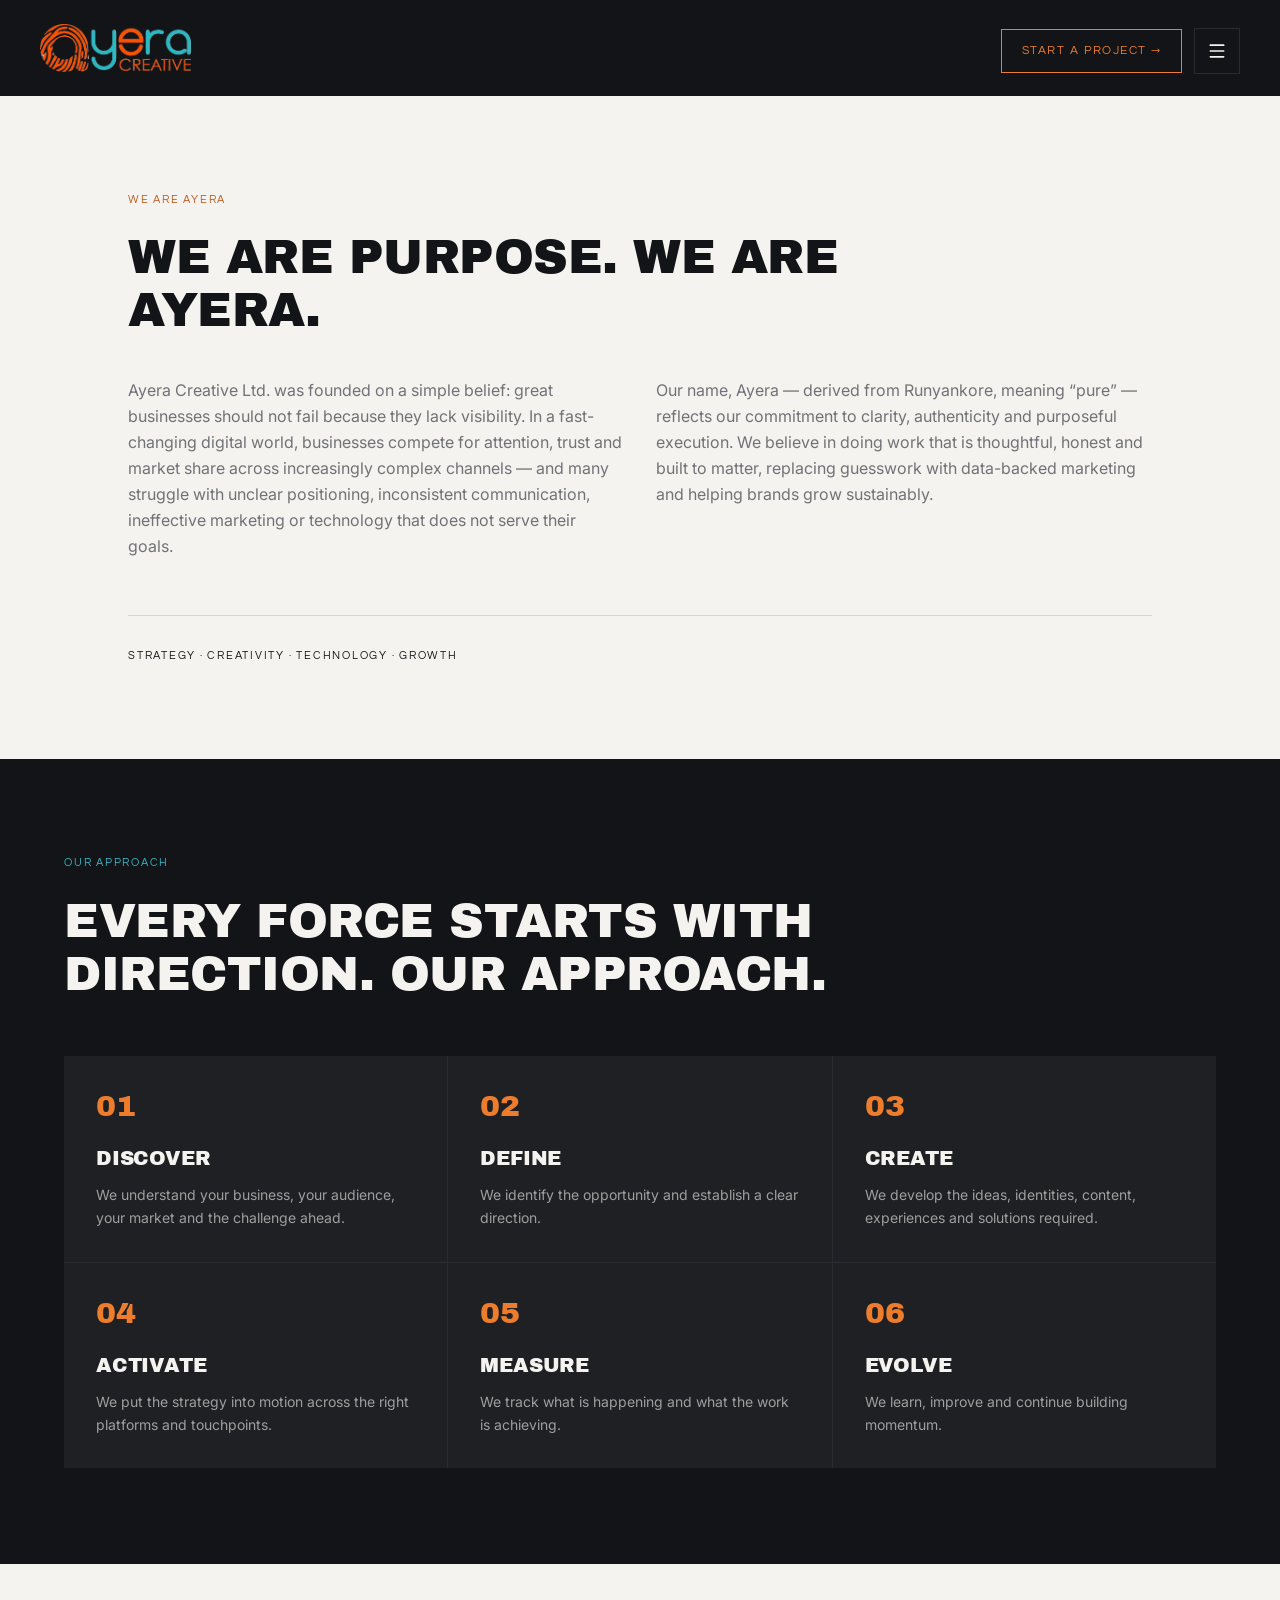
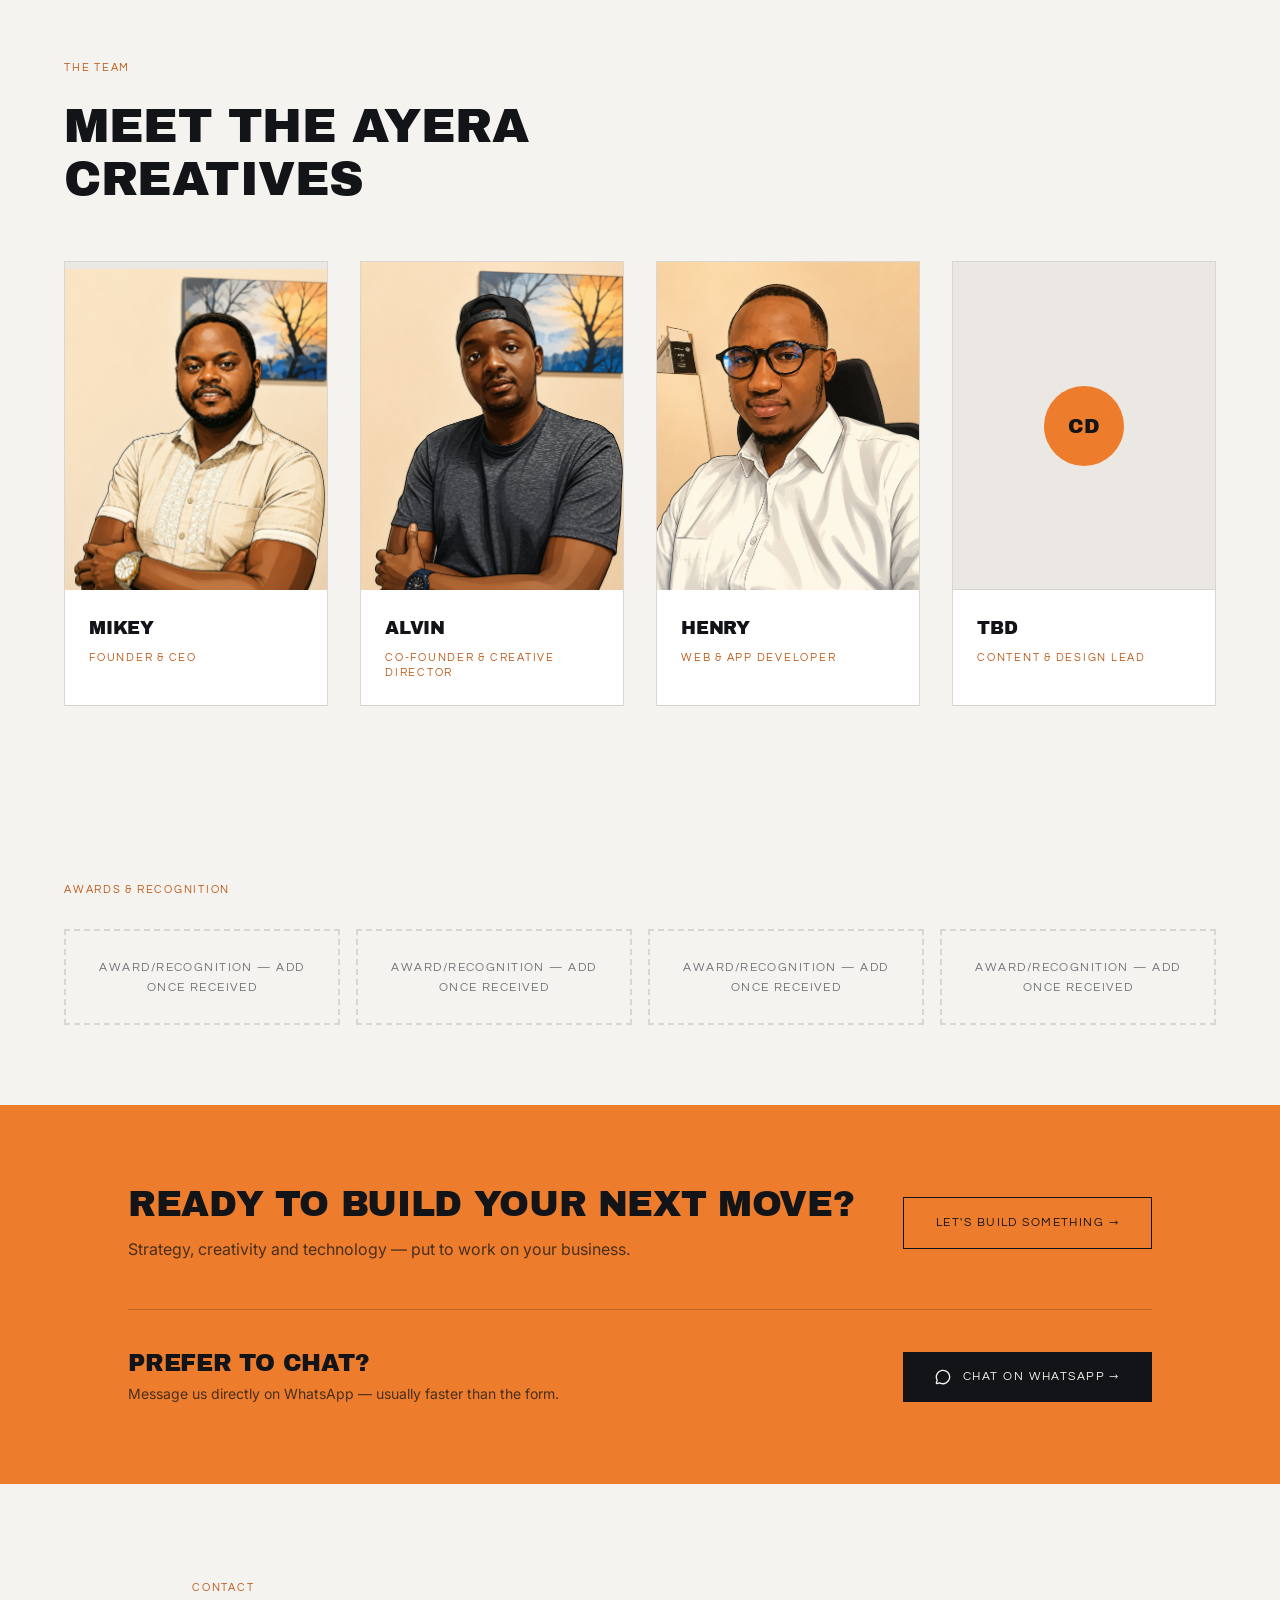
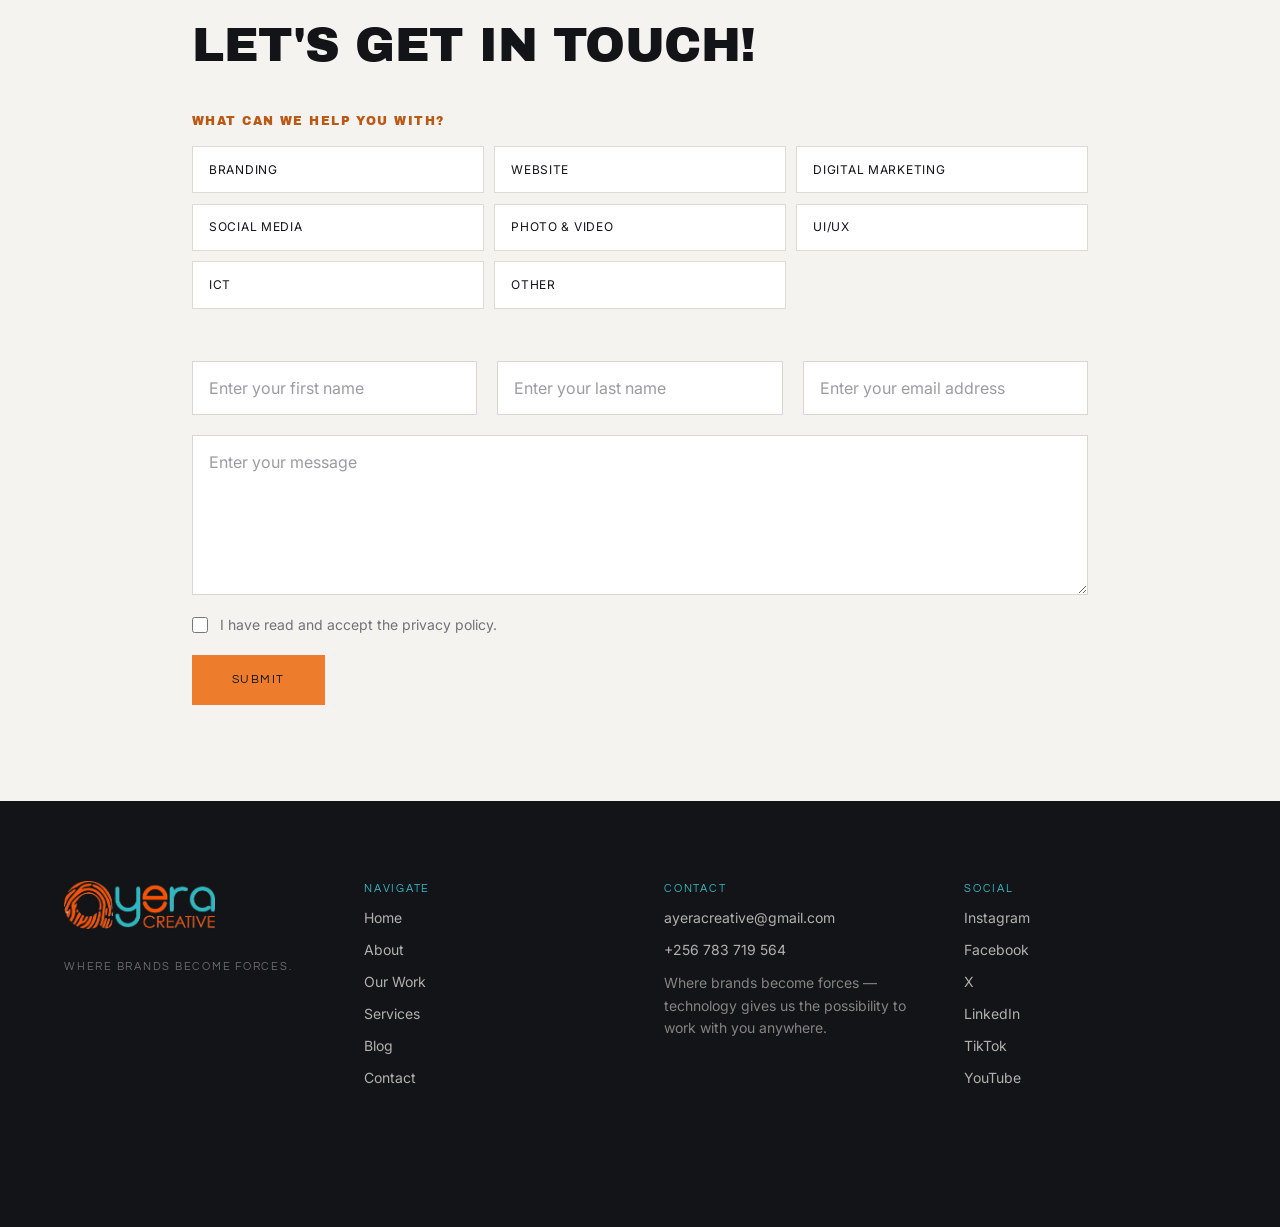
<file: about.html>
<!DOCTYPE html>
<html lang="en"><head><meta charset="utf-8"/><meta content="width=device-width, initial-scale=1" name="viewport"/><link as="image" href="assets/ayera-logo-light.png" rel="preload"/><link href="css/style.css" rel="stylesheet"/><link data-precedence="default" href="https://fonts.googleapis.com/css2?family=Archivo+Black&amp;family=Inter:wght@400;500;600;700&amp;family=Questrial&amp;display=swap" rel="stylesheet"/><title>About — Ayera Creative Ltd.</title><meta content="Meet the Ayera Creatives — a Kampala-based strategy, creativity and technology team building brands that are visible, relevant and hard to ignore." name="description"/><meta content="About — Ayera Creative Ltd." property="og:title"/><meta content="Meet the Ayera Creatives — a Kampala-based strategy, creativity and technology team building brands that are visible, relevant and hard to ignore." property="og:description"/><meta content="website" property="og:type"/><meta content="summary_large_image" name="twitter:card"/><link href="https://fonts.googleapis.com" rel="preconnect"/><link crossorigin="anonymous" href="https://fonts.gstatic.com" rel="preconnect"/><link href="assets/favicon.png" rel="icon" type="image/png"/>
<meta content="About — Ayera Creative Ltd." name="twitter:title"/><meta content="Meet the Ayera Creatives — a Kampala-based strategy, creativity and technology team building brands that are visible, relevant and hard to ignore." name="twitter:description"/></head><body><!--$--><main class="relative"><header class="fixed inset-x-0 top-0 z-40 transition-all duration-500 translate-y-0 bg-transparent" data-no-reveal="true"><div class="mx-auto grid grid-cols-[minmax(0,1fr)_auto] items-center gap-4 px-6 transition-all duration-500 md:px-10 py-6"><div class="min-w-0"><a aria-label="Ayera Creative — home" class="inline-block" href="index.html"><img alt="Ayera Creative — Where Brands Become Forces" class="h-11 w-auto md:h-12" src="assets/ayera-logo-light.png"/></a></div><div class="flex shrink-0 items-center gap-3"><a class="btn-label hidden border border-orange px-5 py-3 text-orange transition-all duration-300 hover:bg-orange hover:text-ink sm:inline-block" href="index.html#contact">Start a project →</a><button aria-label="Open menu" class="border border-line-dark p-3 text-paper transition-colors hover:border-orange hover:text-orange" type="button"><svg aria-hidden="true" class="lucide lucide-menu size-5" fill="none" height="24" stroke="currentColor" stroke-linecap="round" stroke-linejoin="round" stroke-width="2" viewbox="0 0 24 24" width="24" xmlns="http://www.w3.org/2000/svg"><path d="M4 5h16"></path><path d="M4 12h16"></path><path d="M4 19h16"></path></svg></button></div></div></header><div aria-hidden="true" class="fixed inset-0 z-50 bg-ink transition-transform duration-500 translate-x-full site-menu"><div class="grid grid-cols-[minmax(0,1fr)_auto] items-center gap-4 px-6 py-6 md:px-10"><div class="min-w-0"><a aria-label="Ayera Creative — home" class="inline-block" href="#home"><img alt="Ayera Creative — Where Brands Become Forces" class="h-11 w-auto md:h-12" src="assets/ayera-logo-light.png"/></a></div><button aria-label="Close menu" class="shrink-0 border border-line-dark p-3 text-paper transition-colors hover:border-orange hover:text-orange" type="button"><svg aria-hidden="true" class="lucide lucide-x size-5" fill="none" height="24" stroke="currentColor" stroke-linecap="round" stroke-linejoin="round" stroke-width="2" viewbox="0 0 24 24" width="24" xmlns="http://www.w3.org/2000/svg"><path d="M18 6 6 18"></path><path d="m6 6 12 12"></path></svg></button></div><nav class="flex h-[70vh] flex-col justify-center gap-2 px-6 md:px-16"><span class="mask-line" style="--line-delay:120ms"><a class="link-sweep inline-block font-display text-4xl text-paper transition-colors hover:text-orange md:text-6xl" href="index.html">Home</a></span><span class="mask-line" style="--line-delay:190ms"><a aria-current="page" class="link-sweep inline-block font-display text-4xl text-paper transition-colors hover:text-orange md:text-6xl active" data-status="active" href="about.html">About</a></span><span class="mask-line" style="--line-delay:260ms"><a class="link-sweep inline-block font-display text-4xl text-paper transition-colors hover:text-orange md:text-6xl" href="work.html">Our Work</a></span><span class="mask-line" style="--line-delay:330ms"><a class="link-sweep inline-block font-display text-4xl text-paper transition-colors hover:text-orange md:text-6xl" href="services.html">Services</a></span><span class="mask-line" style="--line-delay:400ms"><a class="link-sweep inline-block font-display text-4xl text-paper transition-colors hover:text-orange md:text-6xl" href="blog.html">Blog</a></span><span class="mask-line" style="--line-delay:540ms"><a class="link-sweep inline-block font-display text-4xl text-paper transition-colors hover:text-orange md:text-6xl" href="index.html#contact">Contact</a></span></nav></div><div class="h-24 bg-ink"></div><section class="bg-paper px-6 py-24 md:px-14" id="about"><div class="mx-auto max-w-5xl"><p class="eyebrow text-orange-dark">We are Ayera</p><h2 class="mt-6 max-w-3xl text-3xl uppercase leading-[1.1] sm:text-4xl lg:text-5xl">We are purpose. We are Ayera.</h2><div class="mt-10 grid gap-8 md:grid-cols-2"><p class="text-base leading-relaxed text-slate-body">Ayera Creative Ltd. was founded on a simple belief: great businesses should not fail because they lack visibility. In a fast-changing digital world, businesses compete for attention, trust and market share across increasingly complex channels — and many struggle with unclear positioning, inconsistent communication, ineffective marketing or technology that does not serve their goals.</p><p class="text-base leading-relaxed text-slate-body">Our name, Ayera — derived from Runyankore, meaning “pure” — reflects our commitment to clarity, authenticity and purposeful execution. We believe in doing work that is thoughtful, honest and built to matter, replacing guesswork with data-backed marketing and helping brands grow sustainably.</p></div><p class="eyebrow mt-14 border-t border-line-light pt-8 text-ink">Strategy · Creativity · Technology · Growth</p></div></section><section class="bg-ink px-6 py-24 md:px-14"><div class="mx-auto max-w-6xl"><p class="eyebrow text-teal">Our Approach</p><h2 class="mt-6 max-w-3xl text-3xl uppercase leading-[1.1] text-paper sm:text-4xl lg:text-5xl">Every force starts with direction. Our approach.</h2><div class="mt-14 grid grid-cols-1 gap-px bg-line-dark sm:grid-cols-2 lg:grid-cols-3"><div class="bg-ink-2 p-8"><span class="font-display text-3xl text-orange">01</span><h3 class="mt-5 text-xl uppercase text-paper">Discover</h3><p class="mt-3 text-sm leading-relaxed text-paper/60">We understand your business, your audience, your market and the challenge ahead.</p></div><div class="bg-ink-2 p-8"><span class="font-display text-3xl text-orange">02</span><h3 class="mt-5 text-xl uppercase text-paper">Define</h3><p class="mt-3 text-sm leading-relaxed text-paper/60">We identify the opportunity and establish a clear direction.</p></div><div class="bg-ink-2 p-8"><span class="font-display text-3xl text-orange">03</span><h3 class="mt-5 text-xl uppercase text-paper">Create</h3><p class="mt-3 text-sm leading-relaxed text-paper/60">We develop the ideas, identities, content, experiences and solutions required.</p></div><div class="bg-ink-2 p-8"><span class="font-display text-3xl text-orange">04</span><h3 class="mt-5 text-xl uppercase text-paper">Activate</h3><p class="mt-3 text-sm leading-relaxed text-paper/60">We put the strategy into motion across the right platforms and touchpoints.</p></div><div class="bg-ink-2 p-8"><span class="font-display text-3xl text-orange">05</span><h3 class="mt-5 text-xl uppercase text-paper">Measure</h3><p class="mt-3 text-sm leading-relaxed text-paper/60">We track what is happening and what the work is achieving.</p></div><div class="bg-ink-2 p-8"><span class="font-display text-3xl text-orange">06</span><h3 class="mt-5 text-xl uppercase text-paper">Evolve</h3><p class="mt-3 text-sm leading-relaxed text-paper/60">We learn, improve and continue building momentum.</p></div></div></div></section><section class="bg-paper px-6 py-24 md:px-14" id="team"><div class="mx-auto max-w-6xl"><p class="eyebrow text-orange-dark">The Team</p><h2 class="mt-6 max-w-2xl text-3xl uppercase leading-[1.1] sm:text-4xl lg:text-5xl">Meet the Ayera Creatives</h2><div class="mt-14 grid grid-cols-1 gap-8 sm:grid-cols-2 lg:grid-cols-4"><div class="lift border border-line-light bg-card"><div class="frame-hover group aspect-[4/5] w-full overflow-hidden bg-paper-alt"><img alt="Illustrated portrait of Mikey, Founder &amp; CEO of Ayera Creative" class="h-full w-full object-cover object-top transition-transform duration-[900ms] ease-out group-hover:scale-[1.04]" loading="lazy" src="assets/mikey.png"/></div><div class="p-6"><h3 class="text-lg uppercase">Mikey</h3><p class="eyebrow mt-2 text-orange-dark">Founder &amp; CEO</p></div></div><div class="lift border border-line-light bg-card"><div class="frame-hover group aspect-[4/5] w-full overflow-hidden bg-paper-alt"><img alt="Illustrated portrait of Alvin, Co-Founder &amp; Creative Director of Ayera Creative" class="h-full w-full object-cover object-top transition-transform duration-[900ms] ease-out group-hover:scale-[1.04]" loading="lazy" src="assets/alvin.png"/></div><div class="p-6"><h3 class="text-lg uppercase">Alvin</h3><p class="eyebrow mt-2 text-orange-dark">Co-Founder &amp; Creative Director</p></div></div><div class="lift border border-line-light bg-card"><div class="frame-hover group aspect-[4/5] w-full overflow-hidden bg-paper-alt"><img alt="Illustrated portrait of Henry, Web &amp; App Developer at Ayera Creative" class="h-full w-full object-cover object-top transition-transform duration-[900ms] ease-out group-hover:scale-[1.04]" loading="lazy" src="assets/henry.png"/></div><div class="p-6"><h3 class="text-lg uppercase">Henry</h3><p class="eyebrow mt-2 text-orange-dark">Web &amp; App Developer</p></div></div><div class="lift border border-line-light bg-card"><div class="flex aspect-[4/5] w-full items-center justify-center border-b border-line-light bg-paper-alt"><div class="flex size-20 items-center justify-center rounded-full bg-orange"><span class="font-display text-xl text-ink">CD</span></div></div><div class="p-6"><h3 class="text-lg uppercase">TBD</h3><p class="eyebrow mt-2 text-orange-dark">Content &amp; Design Lead</p></div></div></div></div></section><section class="bg-paper px-6 py-20 md:px-14"><div class="mx-auto max-w-6xl"><p class="eyebrow text-orange-dark">Awards &amp; Recognition</p><div class="mt-8 grid grid-cols-2 gap-4 sm:grid-cols-4"><div class="flex min-h-24 items-center justify-center border-2 border-dashed border-line-light p-4"><p class="btn-label text-center leading-relaxed text-slate-body">Award/recognition — add once received</p></div><div class="flex min-h-24 items-center justify-center border-2 border-dashed border-line-light p-4"><p class="btn-label text-center leading-relaxed text-slate-body">Award/recognition — add once received</p></div><div class="flex min-h-24 items-center justify-center border-2 border-dashed border-line-light p-4"><p class="btn-label text-center leading-relaxed text-slate-body">Award/recognition — add once received</p></div><div class="flex min-h-24 items-center justify-center border-2 border-dashed border-line-light p-4"><p class="btn-label text-center leading-relaxed text-slate-body">Award/recognition — add once received</p></div></div></div></section><section class="bg-orange px-6 py-20 md:px-14"><div class="mx-auto flex max-w-5xl flex-col items-start gap-6 md:flex-row md:items-center md:justify-between"><div class="min-w-0"><h2 class="text-3xl uppercase leading-[1.1] text-ink sm:text-4xl">Ready to build your next move?</h2><p class="mt-3 text-base text-ink/75">Strategy, creativity and technology — put to work on your business.</p></div><a class="btn-label shrink-0 border border-ink px-8 py-4 text-ink transition-colors hover:bg-ink hover:text-orange" href="#contact">Let's build something →</a></div><div class="mx-auto mt-12 flex max-w-5xl flex-col items-start gap-5 border-t border-ink/20 pt-10 md:flex-row md:items-center md:justify-between"><div class="min-w-0"><h3 class="text-2xl uppercase leading-[1.1] text-ink">Prefer to chat?</h3><p class="mt-2 text-sm text-ink/75">Message us directly on WhatsApp — usually faster than the form.</p></div><a class="btn-label group inline-flex shrink-0 items-center gap-3 bg-ink px-8 py-4 text-paper transition-colors hover:bg-ink/85" href="https://wa.me/256783719564" rel="noreferrer" target="_blank"><svg aria-hidden="true" class="lucide lucide-message-circle size-4" fill="none" height="24" stroke="currentColor" stroke-linecap="round" stroke-linejoin="round" stroke-width="2" viewbox="0 0 24 24" width="24" xmlns="http://www.w3.org/2000/svg"><path d="M2.992 16.342a2 2 0 0 1 .094 1.167l-1.065 3.29a1 1 0 0 0 1.236 1.168l3.413-.998a2 2 0 0 1 1.099.092 10 10 0 1 0-4.777-4.719"></path></svg>Chat on WhatsApp →</a></div></section><section class="bg-paper px-6 py-24 md:px-14" id="contact"><div class="mx-auto max-w-4xl"><p class="eyebrow text-orange-dark">Contact</p><h2 class="mt-6 text-3xl uppercase leading-[1.1] sm:text-4xl lg:text-5xl">Let's get in touch!</h2><form class="mt-10 flex flex-col gap-5 contact-form" novalidate=""><div class="grid grid-cols-1 gap-5 md:grid-cols-3"><input aria-label="Enter your first name" class="w-full border border-line-light bg-card px-4 py-3.5 text-base text-ink outline-none transition-colors placeholder:text-slate-body/70 focus:border-orange" name="first_name" placeholder="Enter your first name" value=""/><input aria-label="Enter your last name" class="w-full border border-line-light bg-card px-4 py-3.5 text-base text-ink outline-none transition-colors placeholder:text-slate-body/70 focus:border-orange" name="last_name" placeholder="Enter your last name" value=""/><input aria-label="Enter your email address" class="w-full border border-line-light bg-card px-4 py-3.5 text-base text-ink outline-none transition-colors placeholder:text-slate-body/70 focus:border-orange" name="email" placeholder="Enter your email address" type="email" value=""/></div><textarea aria-label="Enter your message" class="w-full border border-line-light bg-card px-4 py-3.5 text-base text-ink outline-none transition-colors placeholder:text-slate-body/70 focus:border-orange min-h-40 resize-y" name="message" placeholder="Enter your message"></textarea><label class="flex items-start gap-3 text-sm text-slate-body"><input class="mt-0.5 size-4 shrink-0 accent-orange" type="checkbox"/>I have read and accept the privacy policy.</label><div><button class="btn-label bg-orange px-10 py-4 text-ink transition-colors hover:bg-orange-dark" type="submit">Submit</button></div></form></div></section><footer class="bg-ink px-6 pb-8 pt-20 md:px-14"><div class="mx-auto grid max-w-6xl gap-12 md:grid-cols-4"><div class="md:col-span-1"><a aria-label="Ayera Creative — home" class="inline-block" href="#home"><img alt="Ayera Creative — Where Brands Become Forces" class="h-11 w-auto md:h-12" src="assets/ayera-logo-light.png"/></a><p class="eyebrow mt-6 text-paper/40">Where Brands Become Forces.</p></div><nav class="flex flex-col gap-3"><p class="eyebrow text-teal">Navigate</p><a class="text-sm text-paper/70 hover:text-orange" href="index.html">Home</a><a aria-current="page" class="text-sm text-paper/70 hover:text-orange active" data-status="active" href="about.html">About</a><a class="text-sm text-paper/70 hover:text-orange" href="work.html">Our Work</a><a class="text-sm text-paper/70 hover:text-orange" href="services.html">Services</a><a class="text-sm text-paper/70 hover:text-orange" href="blog.html">Blog</a><a class="text-sm text-paper/70 hover:text-orange" href="index.html#contact">Contact</a></nav><div class="flex flex-col gap-3"><p class="eyebrow text-teal">Contact</p><a class="text-sm text-paper/70 hover:text-orange" href="mailto:ayeracreative@gmail.com">ayeracreative@gmail.com</a><a class="text-sm text-paper/70 hover:text-orange" href="tel:+256783719564">+256 783 719 564</a><p class="text-sm leading-relaxed text-paper/50">Where brands become forces — technology gives us the possibility to work with you anywhere.</p></div><div class="flex flex-col gap-3"><p class="eyebrow text-teal">Social</p><a class="text-sm text-paper/70 hover:text-orange" href="#">Instagram</a><a class="text-sm text-paper/70 hover:text-orange" href="#">Facebook</a><a class="text-sm text-paper/70 hover:text-orange" href="#">X</a><a class="text-sm text-paper/70 hover:text-orange" href="#">LinkedIn</a><a class="text-sm text-paper/70 hover:text-orange" href="#">TikTok</a><a class="text-sm text-paper/70 hover:text-orange" href="#">YouTube</a></div></div><div class="mx-auto mt-16 flex max-w-6xl flex-col gap-2 border-t border-line-dark pt-6 md:flex-row md:justify-between"><p class="btn-label text-paper/40">© 2026 Ayera Creative Ltd. All rights reserved.</p><p class="btn-label text-paper/40">www.ayeracreative.co.ug</p></div></footer><button aria-label="Back to top" class="fixed bottom-6 right-6 z-40 grid size-12 place-items-center rounded-full bg-ink text-orange transition-all duration-300 hover:bg-orange hover:text-ink pointer-events-none translate-y-4 opacity-0" style="background-image:conic-gradient(var(--orange) 0deg, transparent 0deg)" type="button"><span class="grid size-9 place-items-center rounded-full bg-ink"><svg aria-hidden="true" class="lucide lucide-arrow-up size-4" fill="none" height="24" stroke="currentColor" stroke-linecap="round" stroke-linejoin="round" stroke-width="2" viewbox="0 0 24 24" width="24" xmlns="http://www.w3.org/2000/svg"><path d="m5 12 7-7 7 7"></path><path d="M12 19V5"></path></svg></span></button></main><!--/$-->
<script src="js/script.js"></script></body></html>
</file>
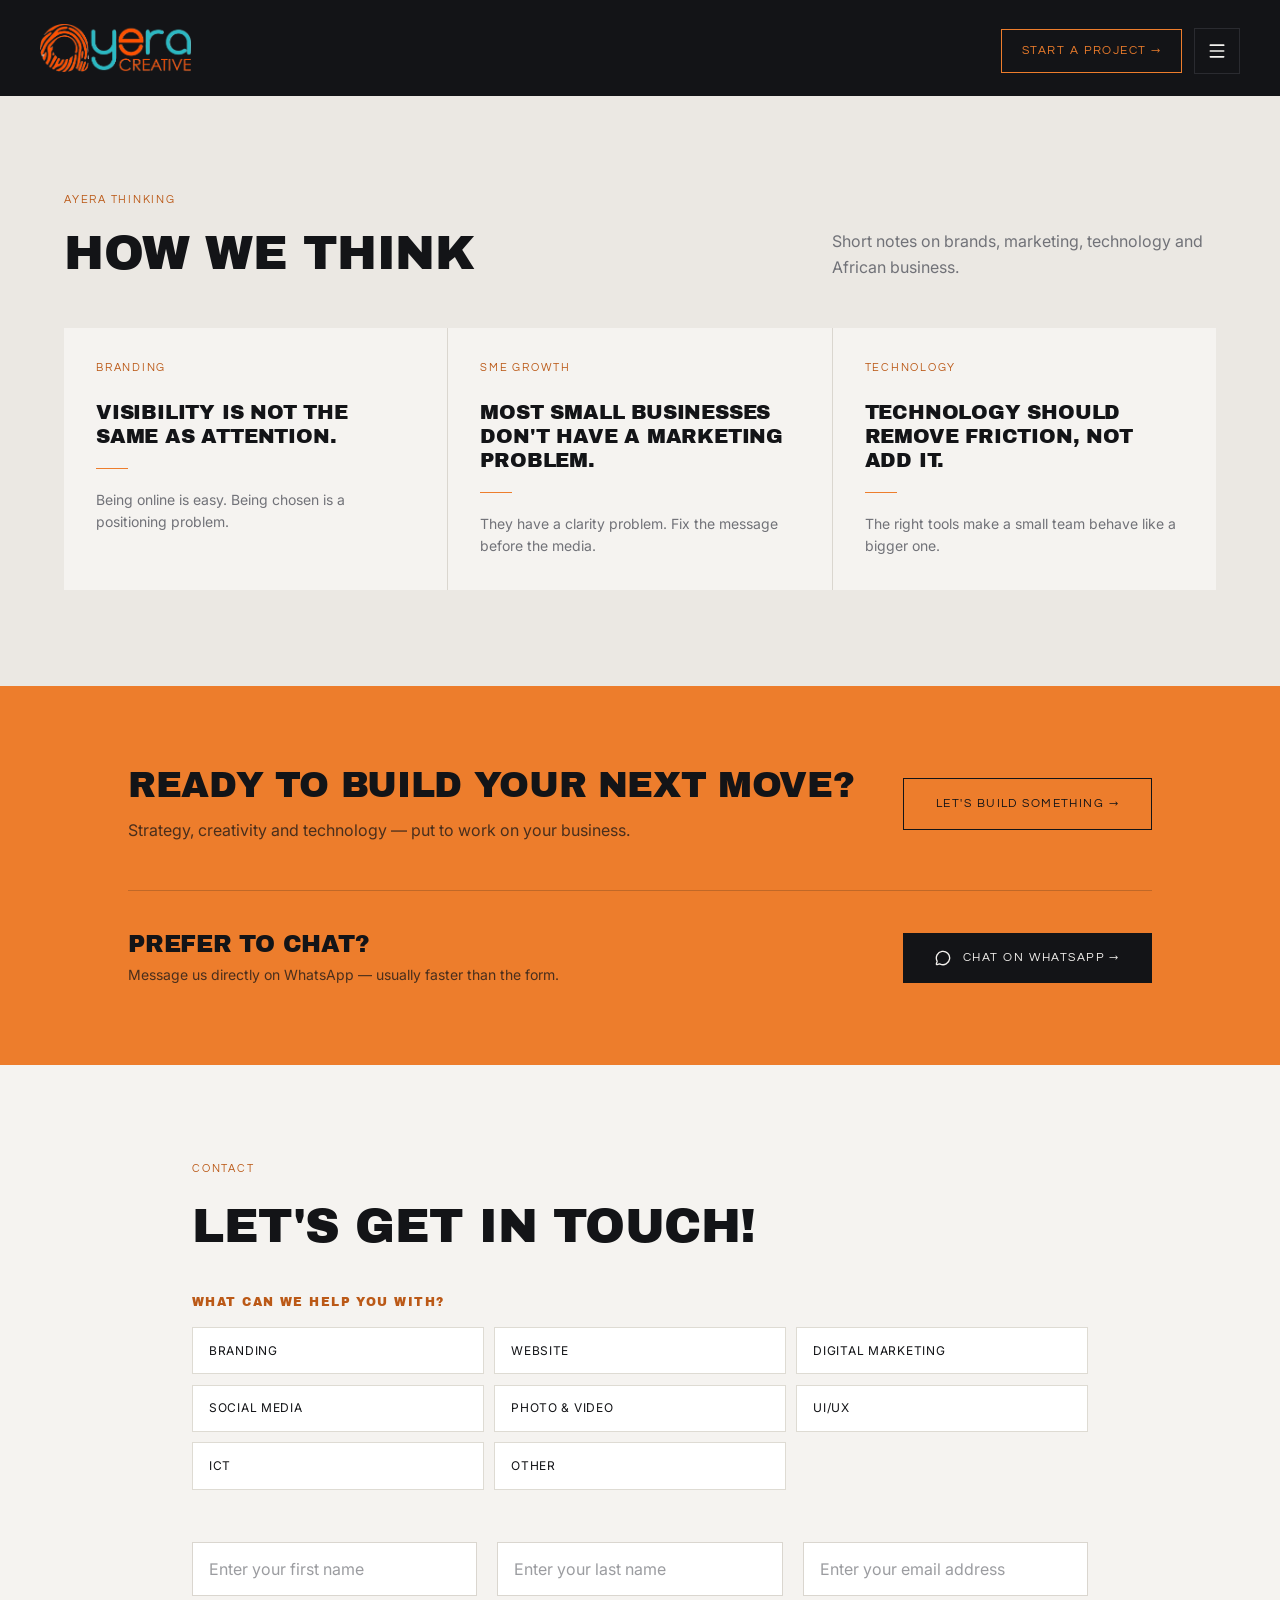
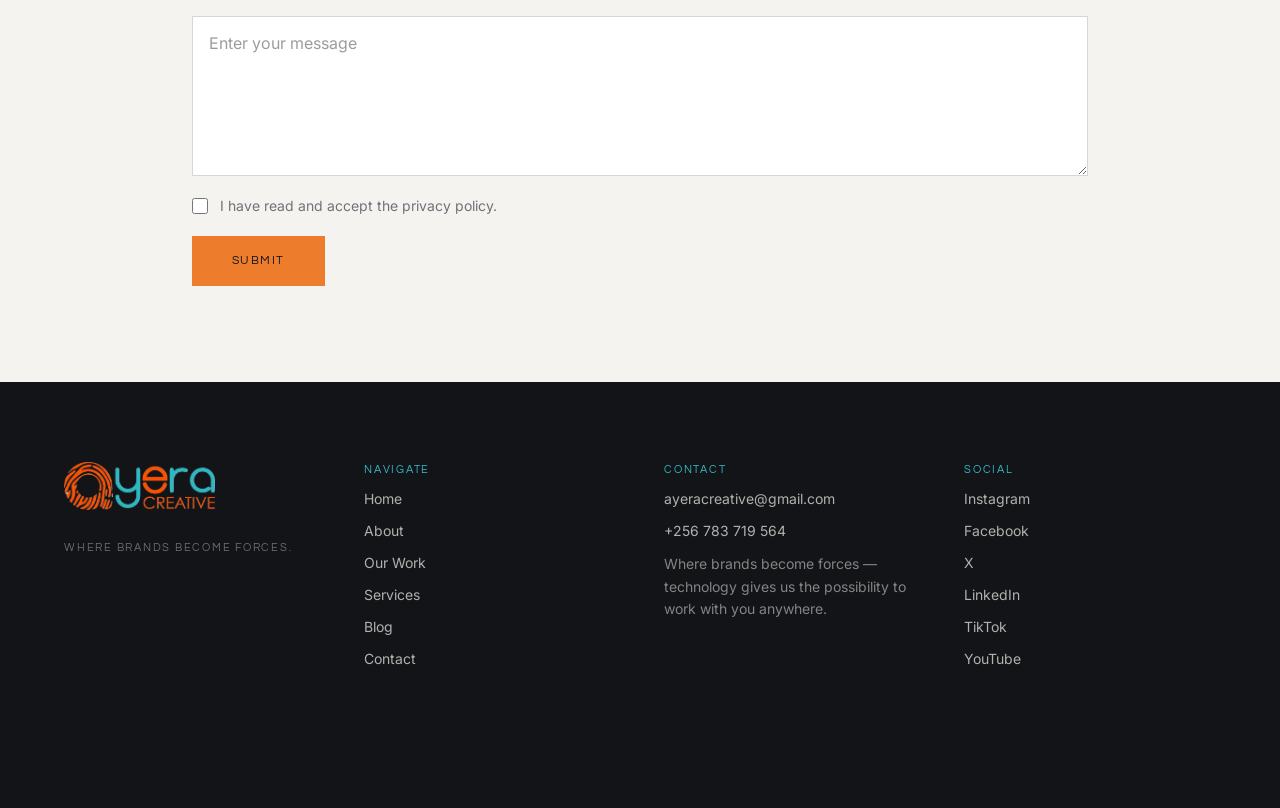
<file: blog.html>
<!DOCTYPE html>
<html lang="en"><head><meta charset="utf-8"/><meta content="width=device-width, initial-scale=1" name="viewport"/><link as="image" href="assets/ayera-logo-light.png" rel="preload"/><link href="css/style.css" rel="stylesheet"/><link data-precedence="default" href="https://fonts.googleapis.com/css2?family=Archivo+Black&amp;family=Inter:wght@400;500;600;700&amp;family=Questrial&amp;display=swap" rel="stylesheet"/><title>Blog — Ayera Creative Ltd.</title><meta content="Ayera Thinking: short notes on brands, marketing, technology and African business from the Ayera Creative team in Kampala." name="description"/><meta content="Blog — Ayera Creative Ltd." property="og:title"/><meta content="Ayera Thinking: short notes on brands, marketing, technology and African business from the Ayera Creative team in Kampala." property="og:description"/><meta content="website" property="og:type"/><meta content="summary_large_image" name="twitter:card"/><link href="https://fonts.googleapis.com" rel="preconnect"/><link crossorigin="anonymous" href="https://fonts.gstatic.com" rel="preconnect"/><link href="assets/favicon.png" rel="icon" type="image/png"/>
<meta content="Blog — Ayera Creative Ltd." name="twitter:title"/><meta content="Ayera Thinking: short notes on brands, marketing, technology and African business from the Ayera Creative team in Kampala." name="twitter:description"/></head><body><!--$--><main class="relative"><header class="fixed inset-x-0 top-0 z-40 transition-all duration-500 translate-y-0 bg-transparent" data-no-reveal="true"><div class="mx-auto grid grid-cols-[minmax(0,1fr)_auto] items-center gap-4 px-6 transition-all duration-500 md:px-10 py-6"><div class="min-w-0"><a aria-label="Ayera Creative — home" class="inline-block" href="index.html"><img alt="Ayera Creative — Where Brands Become Forces" class="h-11 w-auto md:h-12" src="assets/ayera-logo-light.png"/></a></div><div class="flex shrink-0 items-center gap-3"><a class="btn-label hidden border border-orange px-5 py-3 text-orange transition-all duration-300 hover:bg-orange hover:text-ink sm:inline-block" href="index.html#contact">Start a project →</a><button aria-label="Open menu" class="border border-line-dark p-3 text-paper transition-colors hover:border-orange hover:text-orange" type="button"><svg aria-hidden="true" class="lucide lucide-menu size-5" fill="none" height="24" stroke="currentColor" stroke-linecap="round" stroke-linejoin="round" stroke-width="2" viewbox="0 0 24 24" width="24" xmlns="http://www.w3.org/2000/svg"><path d="M4 5h16"></path><path d="M4 12h16"></path><path d="M4 19h16"></path></svg></button></div></div></header><div aria-hidden="true" class="fixed inset-0 z-50 bg-ink transition-transform duration-500 translate-x-full site-menu"><div class="grid grid-cols-[minmax(0,1fr)_auto] items-center gap-4 px-6 py-6 md:px-10"><div class="min-w-0"><a aria-label="Ayera Creative — home" class="inline-block" href="#home"><img alt="Ayera Creative — Where Brands Become Forces" class="h-11 w-auto md:h-12" src="assets/ayera-logo-light.png"/></a></div><button aria-label="Close menu" class="shrink-0 border border-line-dark p-3 text-paper transition-colors hover:border-orange hover:text-orange" type="button"><svg aria-hidden="true" class="lucide lucide-x size-5" fill="none" height="24" stroke="currentColor" stroke-linecap="round" stroke-linejoin="round" stroke-width="2" viewbox="0 0 24 24" width="24" xmlns="http://www.w3.org/2000/svg"><path d="M18 6 6 18"></path><path d="m6 6 12 12"></path></svg></button></div><nav class="flex h-[70vh] flex-col justify-center gap-2 px-6 md:px-16"><span class="mask-line" style="--line-delay:120ms"><a class="link-sweep inline-block font-display text-4xl text-paper transition-colors hover:text-orange md:text-6xl" href="index.html">Home</a></span><span class="mask-line" style="--line-delay:190ms"><a class="link-sweep inline-block font-display text-4xl text-paper transition-colors hover:text-orange md:text-6xl" href="about.html">About</a></span><span class="mask-line" style="--line-delay:260ms"><a class="link-sweep inline-block font-display text-4xl text-paper transition-colors hover:text-orange md:text-6xl" href="work.html">Our Work</a></span><span class="mask-line" style="--line-delay:330ms"><a class="link-sweep inline-block font-display text-4xl text-paper transition-colors hover:text-orange md:text-6xl" href="services.html">Services</a></span><span class="mask-line" style="--line-delay:400ms"><a aria-current="page" class="link-sweep inline-block font-display text-4xl text-paper transition-colors hover:text-orange md:text-6xl active" data-status="active" href="blog.html">Blog</a></span><span class="mask-line" style="--line-delay:540ms"><a class="link-sweep inline-block font-display text-4xl text-paper transition-colors hover:text-orange md:text-6xl" href="index.html#contact">Contact</a></span></nav></div><div class="h-24 bg-ink"></div><section class="bg-paper-alt px-6 py-24 md:px-14" id="insights"><div class="mx-auto max-w-6xl"><div class="flex flex-wrap items-end justify-between gap-4"><div><p class="eyebrow text-orange-dark">Ayera Thinking</p><h2 class="mt-5 text-3xl uppercase leading-[1.1] sm:text-4xl lg:text-5xl">How we think</h2></div><p class="max-w-sm text-base leading-relaxed text-slate-body">Short notes on brands, marketing, technology and African business.</p></div><div class="mt-12 grid gap-px bg-line-light md:grid-cols-3"><article class="group bg-paper p-8 transition-colors duration-500 hover:bg-ink"><p class="eyebrow text-orange-dark transition-colors group-hover:text-teal">Branding</p><h3 class="mt-6 text-xl uppercase leading-[1.2] transition-colors group-hover:text-paper">Visibility is not the same as attention.</h3><div class="mt-5 h-px w-8 bg-orange transition-all duration-500 group-hover:w-20"></div><p class="mt-5 text-sm leading-relaxed text-slate-body transition-colors group-hover:text-paper/60">Being online is easy. Being chosen is a positioning problem.</p></article><article class="group bg-paper p-8 transition-colors duration-500 hover:bg-ink"><p class="eyebrow text-orange-dark transition-colors group-hover:text-teal">SME Growth</p><h3 class="mt-6 text-xl uppercase leading-[1.2] transition-colors group-hover:text-paper">Most small businesses don't have a marketing problem.</h3><div class="mt-5 h-px w-8 bg-orange transition-all duration-500 group-hover:w-20"></div><p class="mt-5 text-sm leading-relaxed text-slate-body transition-colors group-hover:text-paper/60">They have a clarity problem. Fix the message before the media.</p></article><article class="group bg-paper p-8 transition-colors duration-500 hover:bg-ink"><p class="eyebrow text-orange-dark transition-colors group-hover:text-teal">Technology</p><h3 class="mt-6 text-xl uppercase leading-[1.2] transition-colors group-hover:text-paper">Technology should remove friction, not add it.</h3><div class="mt-5 h-px w-8 bg-orange transition-all duration-500 group-hover:w-20"></div><p class="mt-5 text-sm leading-relaxed text-slate-body transition-colors group-hover:text-paper/60">The right tools make a small team behave like a bigger one.</p></article></div></div></section><section class="bg-orange px-6 py-20 md:px-14"><div class="mx-auto flex max-w-5xl flex-col items-start gap-6 md:flex-row md:items-center md:justify-between"><div class="min-w-0"><h2 class="text-3xl uppercase leading-[1.1] text-ink sm:text-4xl">Ready to build your next move?</h2><p class="mt-3 text-base text-ink/75">Strategy, creativity and technology — put to work on your business.</p></div><a class="btn-label shrink-0 border border-ink px-8 py-4 text-ink transition-colors hover:bg-ink hover:text-orange" href="#contact">Let's build something →</a></div><div class="mx-auto mt-12 flex max-w-5xl flex-col items-start gap-5 border-t border-ink/20 pt-10 md:flex-row md:items-center md:justify-between"><div class="min-w-0"><h3 class="text-2xl uppercase leading-[1.1] text-ink">Prefer to chat?</h3><p class="mt-2 text-sm text-ink/75">Message us directly on WhatsApp — usually faster than the form.</p></div><a class="btn-label group inline-flex shrink-0 items-center gap-3 bg-ink px-8 py-4 text-paper transition-colors hover:bg-ink/85" href="https://wa.me/256783719564" rel="noreferrer" target="_blank"><svg aria-hidden="true" class="lucide lucide-message-circle size-4" fill="none" height="24" stroke="currentColor" stroke-linecap="round" stroke-linejoin="round" stroke-width="2" viewbox="0 0 24 24" width="24" xmlns="http://www.w3.org/2000/svg"><path d="M2.992 16.342a2 2 0 0 1 .094 1.167l-1.065 3.29a1 1 0 0 0 1.236 1.168l3.413-.998a2 2 0 0 1 1.099.092 10 10 0 1 0-4.777-4.719"></path></svg>Chat on WhatsApp →</a></div></section><section class="bg-paper px-6 py-24 md:px-14" id="contact"><div class="mx-auto max-w-4xl"><p class="eyebrow text-orange-dark">Contact</p><h2 class="mt-6 text-3xl uppercase leading-[1.1] sm:text-4xl lg:text-5xl">Let's get in touch!</h2><form class="mt-10 flex flex-col gap-5 contact-form" novalidate=""><div class="grid grid-cols-1 gap-5 md:grid-cols-3"><input aria-label="Enter your first name" class="w-full border border-line-light bg-card px-4 py-3.5 text-base text-ink outline-none transition-colors placeholder:text-slate-body/70 focus:border-orange" name="first_name" placeholder="Enter your first name" value=""/><input aria-label="Enter your last name" class="w-full border border-line-light bg-card px-4 py-3.5 text-base text-ink outline-none transition-colors placeholder:text-slate-body/70 focus:border-orange" name="last_name" placeholder="Enter your last name" value=""/><input aria-label="Enter your email address" class="w-full border border-line-light bg-card px-4 py-3.5 text-base text-ink outline-none transition-colors placeholder:text-slate-body/70 focus:border-orange" name="email" placeholder="Enter your email address" type="email" value=""/></div><textarea aria-label="Enter your message" class="w-full border border-line-light bg-card px-4 py-3.5 text-base text-ink outline-none transition-colors placeholder:text-slate-body/70 focus:border-orange min-h-40 resize-y" name="message" placeholder="Enter your message"></textarea><label class="flex items-start gap-3 text-sm text-slate-body"><input class="mt-0.5 size-4 shrink-0 accent-orange" type="checkbox"/>I have read and accept the privacy policy.</label><div><button class="btn-label bg-orange px-10 py-4 text-ink transition-colors hover:bg-orange-dark" type="submit">Submit</button></div></form></div></section><footer class="bg-ink px-6 pb-8 pt-20 md:px-14"><div class="mx-auto grid max-w-6xl gap-12 md:grid-cols-4"><div class="md:col-span-1"><a aria-label="Ayera Creative — home" class="inline-block" href="#home"><img alt="Ayera Creative — Where Brands Become Forces" class="h-11 w-auto md:h-12" src="assets/ayera-logo-light.png"/></a><p class="eyebrow mt-6 text-paper/40">Where Brands Become Forces.</p></div><nav class="flex flex-col gap-3"><p class="eyebrow text-teal">Navigate</p><a class="text-sm text-paper/70 hover:text-orange" href="index.html">Home</a><a class="text-sm text-paper/70 hover:text-orange" href="about.html">About</a><a class="text-sm text-paper/70 hover:text-orange" href="work.html">Our Work</a><a class="text-sm text-paper/70 hover:text-orange" href="services.html">Services</a><a aria-current="page" class="text-sm text-paper/70 hover:text-orange active" data-status="active" href="blog.html">Blog</a><a class="text-sm text-paper/70 hover:text-orange" href="index.html#contact">Contact</a></nav><div class="flex flex-col gap-3"><p class="eyebrow text-teal">Contact</p><a class="text-sm text-paper/70 hover:text-orange" href="mailto:ayeracreative@gmail.com">ayeracreative@gmail.com</a><a class="text-sm text-paper/70 hover:text-orange" href="tel:+256783719564">+256 783 719 564</a><p class="text-sm leading-relaxed text-paper/50">Where brands become forces — technology gives us the possibility to work with you anywhere.</p></div><div class="flex flex-col gap-3"><p class="eyebrow text-teal">Social</p><a class="text-sm text-paper/70 hover:text-orange" href="#">Instagram</a><a class="text-sm text-paper/70 hover:text-orange" href="#">Facebook</a><a class="text-sm text-paper/70 hover:text-orange" href="#">X</a><a class="text-sm text-paper/70 hover:text-orange" href="#">LinkedIn</a><a class="text-sm text-paper/70 hover:text-orange" href="#">TikTok</a><a class="text-sm text-paper/70 hover:text-orange" href="#">YouTube</a></div></div><div class="mx-auto mt-16 flex max-w-6xl flex-col gap-2 border-t border-line-dark pt-6 md:flex-row md:justify-between"><p class="btn-label text-paper/40">© 2026 Ayera Creative Ltd. All rights reserved.</p><p class="btn-label text-paper/40">www.ayeracreative.co.ug</p></div></footer><button aria-label="Back to top" class="fixed bottom-6 right-6 z-40 grid size-12 place-items-center rounded-full bg-ink text-orange transition-all duration-300 hover:bg-orange hover:text-ink pointer-events-none translate-y-4 opacity-0" style="background-image:conic-gradient(var(--orange) 0deg, transparent 0deg)" type="button"><span class="grid size-9 place-items-center rounded-full bg-ink"><svg aria-hidden="true" class="lucide lucide-arrow-up size-4" fill="none" height="24" stroke="currentColor" stroke-linecap="round" stroke-linejoin="round" stroke-width="2" viewbox="0 0 24 24" width="24" xmlns="http://www.w3.org/2000/svg"><path d="m5 12 7-7 7 7"></path><path d="M12 19V5"></path></svg></span></button></main><!--/$-->
<script src="js/script.js"></script></body></html>
</file>
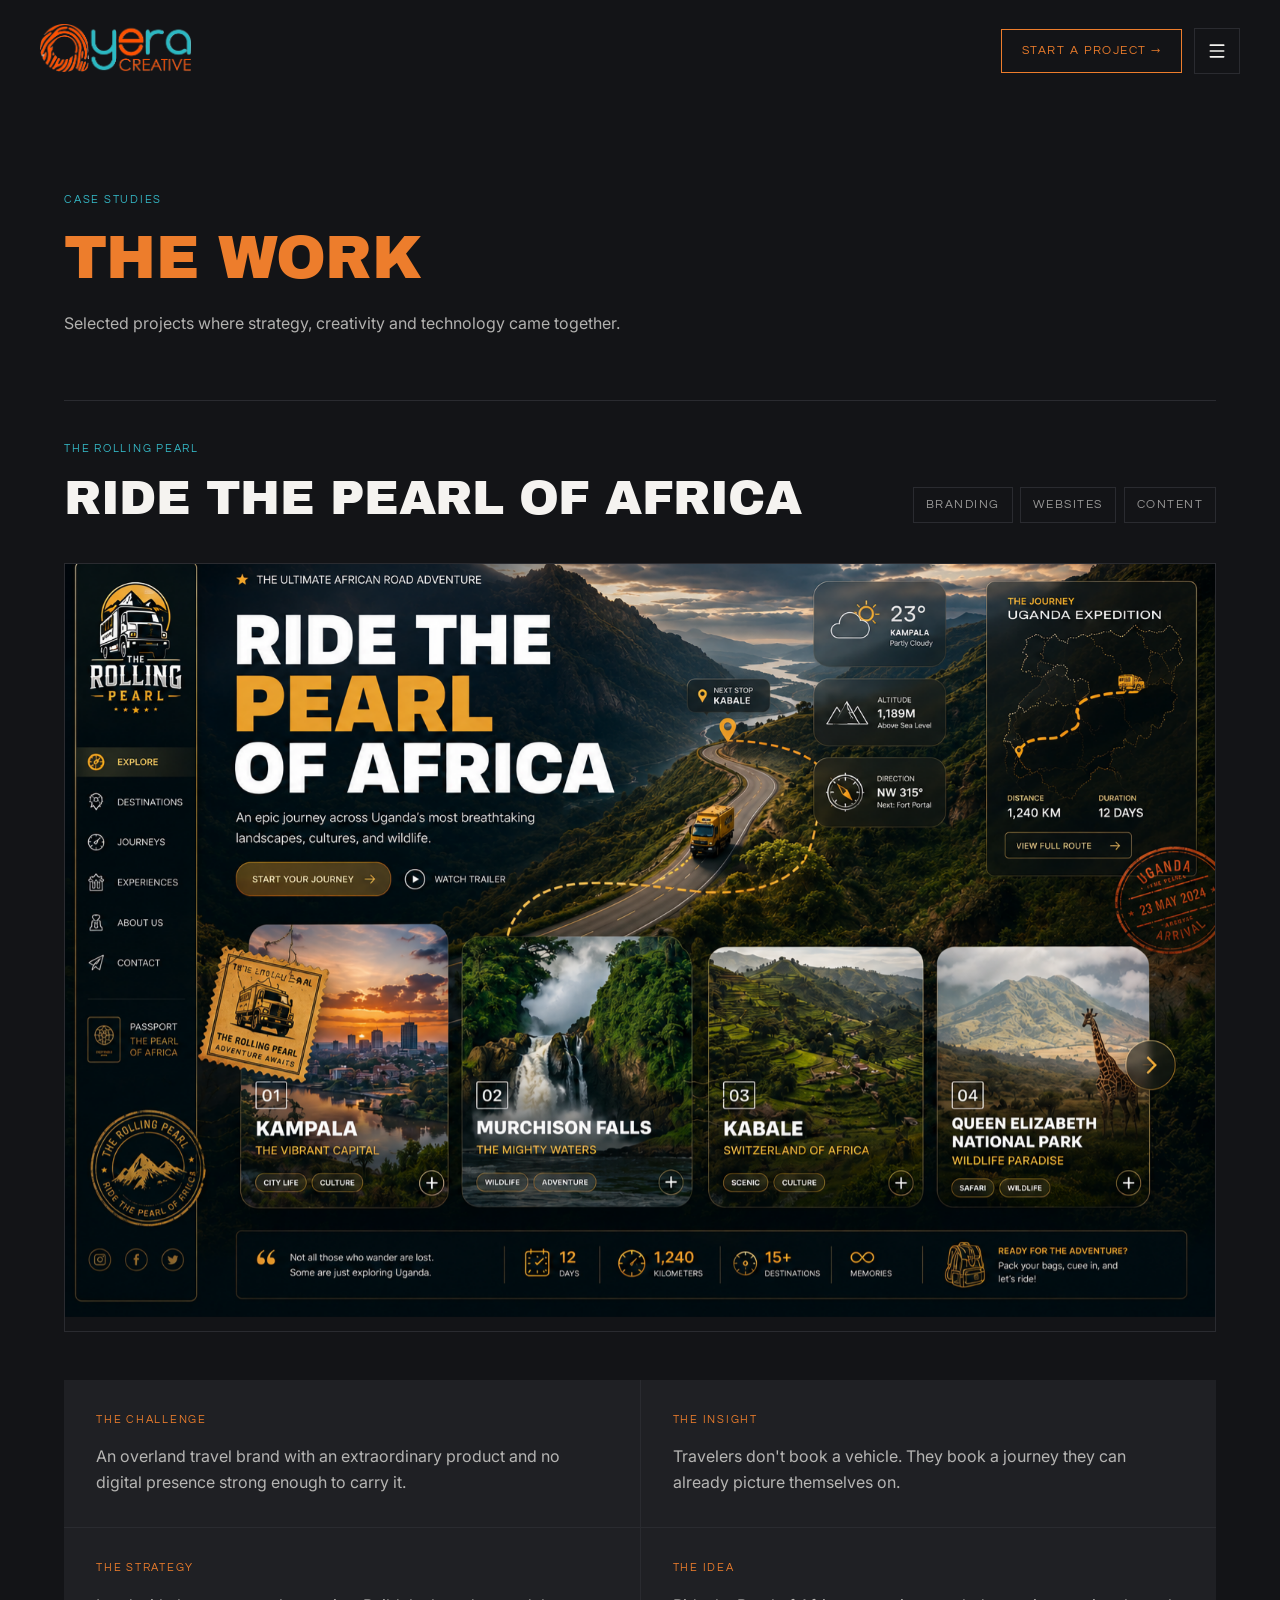
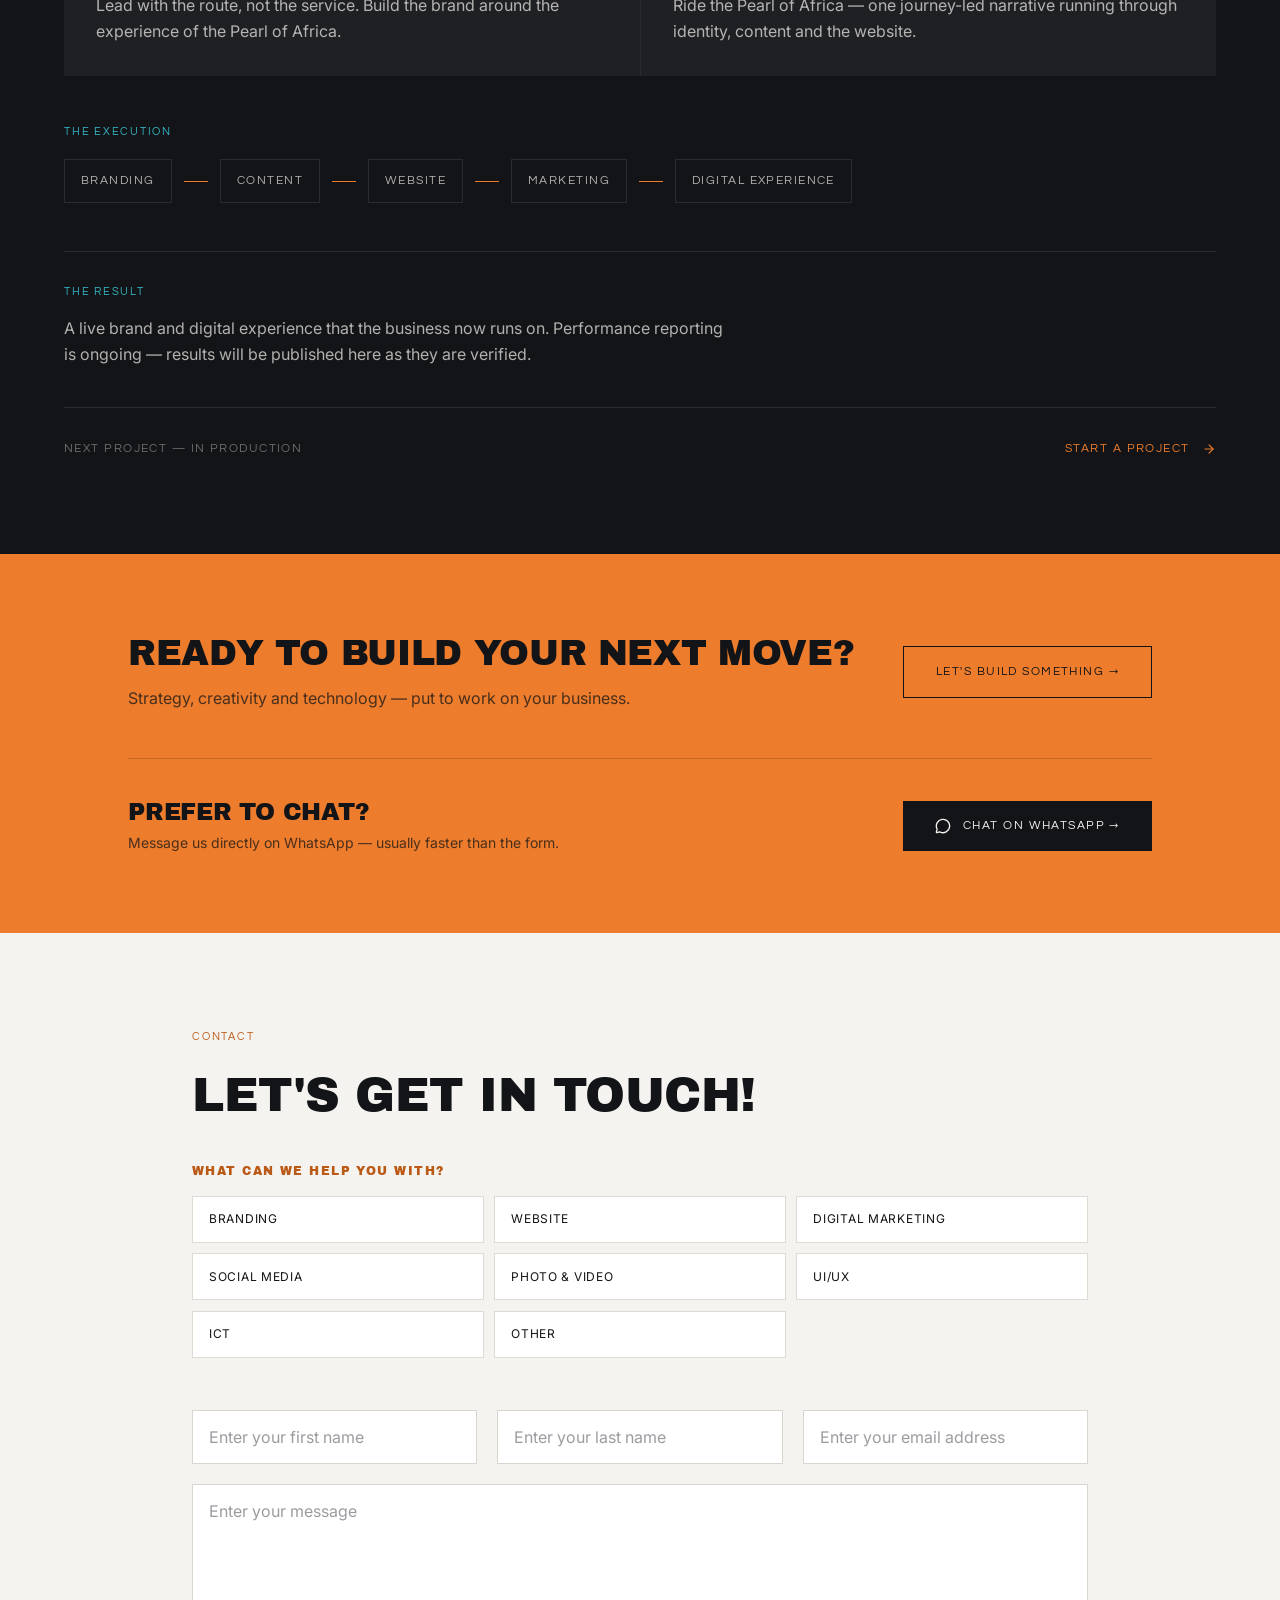
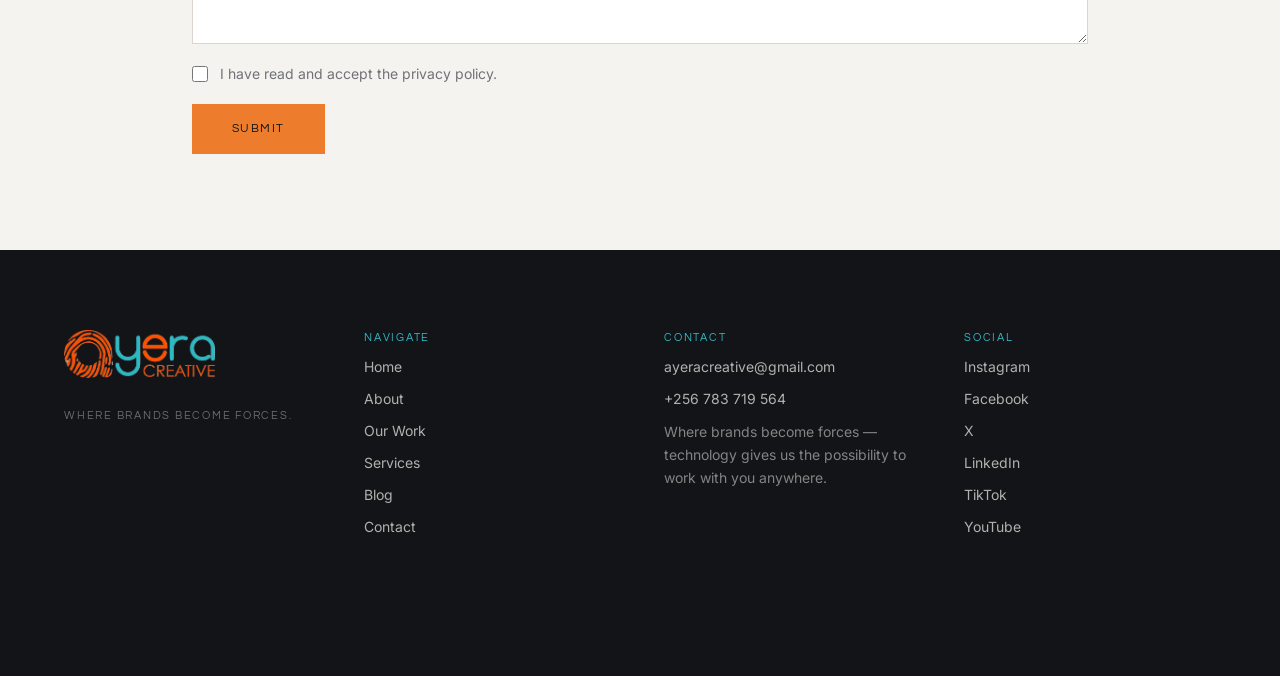
<file: work.html>
<!DOCTYPE html>
<html lang="en"><head><meta charset="utf-8"/><meta content="width=device-width, initial-scale=1" name="viewport"/><link as="image" href="assets/ayera-logo-light.png" rel="preload"/><link href="css/style.css" rel="stylesheet"/><link data-precedence="default" href="https://fonts.googleapis.com/css2?family=Archivo+Black&amp;family=Inter:wght@400;500;600;700&amp;family=Questrial&amp;display=swap" rel="stylesheet"/><title>Our Work — Ayera Creative Ltd.</title><meta content="Selected Ayera Creative projects where strategy, creativity and technology came together — including The Rolling Pearl, Ride the Pearl of Africa." name="description"/><meta content="Our Work — Ayera Creative Ltd." property="og:title"/><meta content="Selected Ayera Creative projects where strategy, creativity and technology came together — including The Rolling Pearl, Ride the Pearl of Africa." property="og:description"/><meta content="website" property="og:type"/><meta content="summary_large_image" name="twitter:card"/><link href="https://fonts.googleapis.com" rel="preconnect"/><link crossorigin="anonymous" href="https://fonts.gstatic.com" rel="preconnect"/><link href="assets/favicon.png" rel="icon" type="image/png"/>
<meta content="Our Work — Ayera Creative Ltd." name="twitter:title"/><meta content="Selected Ayera Creative projects where strategy, creativity and technology came together — including The Rolling Pearl, Ride the Pearl of Africa." name="twitter:description"/></head><body><!--$--><main class="relative"><header class="fixed inset-x-0 top-0 z-40 transition-all duration-500 translate-y-0 bg-transparent" data-no-reveal="true"><div class="mx-auto grid grid-cols-[minmax(0,1fr)_auto] items-center gap-4 px-6 transition-all duration-500 md:px-10 py-6"><div class="min-w-0"><a aria-label="Ayera Creative — home" class="inline-block" href="index.html"><img alt="Ayera Creative — Where Brands Become Forces" class="h-11 w-auto md:h-12" src="assets/ayera-logo-light.png"/></a></div><div class="flex shrink-0 items-center gap-3"><a class="btn-label hidden border border-orange px-5 py-3 text-orange transition-all duration-300 hover:bg-orange hover:text-ink sm:inline-block" href="index.html#contact">Start a project →</a><button aria-label="Open menu" class="border border-line-dark p-3 text-paper transition-colors hover:border-orange hover:text-orange" type="button"><svg aria-hidden="true" class="lucide lucide-menu size-5" fill="none" height="24" stroke="currentColor" stroke-linecap="round" stroke-linejoin="round" stroke-width="2" viewbox="0 0 24 24" width="24" xmlns="http://www.w3.org/2000/svg"><path d="M4 5h16"></path><path d="M4 12h16"></path><path d="M4 19h16"></path></svg></button></div></div></header><div aria-hidden="true" class="fixed inset-0 z-50 bg-ink transition-transform duration-500 translate-x-full site-menu"><div class="grid grid-cols-[minmax(0,1fr)_auto] items-center gap-4 px-6 py-6 md:px-10"><div class="min-w-0"><a aria-label="Ayera Creative — home" class="inline-block" href="#home"><img alt="Ayera Creative — Where Brands Become Forces" class="h-11 w-auto md:h-12" src="assets/ayera-logo-light.png"/></a></div><button aria-label="Close menu" class="shrink-0 border border-line-dark p-3 text-paper transition-colors hover:border-orange hover:text-orange" type="button"><svg aria-hidden="true" class="lucide lucide-x size-5" fill="none" height="24" stroke="currentColor" stroke-linecap="round" stroke-linejoin="round" stroke-width="2" viewbox="0 0 24 24" width="24" xmlns="http://www.w3.org/2000/svg"><path d="M18 6 6 18"></path><path d="m6 6 12 12"></path></svg></button></div><nav class="flex h-[70vh] flex-col justify-center gap-2 px-6 md:px-16"><span class="mask-line" style="--line-delay:120ms"><a class="link-sweep inline-block font-display text-4xl text-paper transition-colors hover:text-orange md:text-6xl" href="index.html">Home</a></span><span class="mask-line" style="--line-delay:190ms"><a class="link-sweep inline-block font-display text-4xl text-paper transition-colors hover:text-orange md:text-6xl" href="about.html">About</a></span><span class="mask-line" style="--line-delay:260ms"><a aria-current="page" class="link-sweep inline-block font-display text-4xl text-paper transition-colors hover:text-orange md:text-6xl active" data-status="active" href="work.html">Our Work</a></span><span class="mask-line" style="--line-delay:330ms"><a class="link-sweep inline-block font-display text-4xl text-paper transition-colors hover:text-orange md:text-6xl" href="services.html">Services</a></span><span class="mask-line" style="--line-delay:400ms"><a class="link-sweep inline-block font-display text-4xl text-paper transition-colors hover:text-orange md:text-6xl" href="blog.html">Blog</a></span><span class="mask-line" style="--line-delay:540ms"><a class="link-sweep inline-block font-display text-4xl text-paper transition-colors hover:text-orange md:text-6xl" href="index.html#contact">Contact</a></span></nav></div><div class="h-24 bg-ink"></div><section class="bg-ink px-6 py-24 md:px-14" id="work"><div class="mx-auto max-w-6xl"><p class="eyebrow text-teal">Case Studies</p><h2 class="mt-5 max-w-2xl text-3xl uppercase leading-[1.05] text-orange sm:text-5xl lg:text-6xl">The Work</h2><p class="mt-5 max-w-xl text-base leading-relaxed text-paper/70">Selected projects where strategy, creativity and technology came together.</p><article class="mt-16 border-t border-line-dark pt-10"><div class="flex flex-wrap items-end justify-between gap-4"><div><p class="eyebrow text-teal">The Rolling Pearl</p><h3 class="mt-4 text-3xl uppercase leading-[1.05] text-paper sm:text-5xl">Ride the Pearl of Africa</h3></div><div class="flex flex-wrap gap-2"><span class="btn-label border border-line-dark px-3 py-2 text-paper/60">Branding</span><span class="btn-label border border-line-dark px-3 py-2 text-paper/60">Websites</span><span class="btn-label border border-line-dark px-3 py-2 text-paper/60">Content</span></div></div><div class="group mt-10 overflow-hidden border border-line-dark"><img alt="The Rolling Pearl website — Ride the Pearl of Africa journey experience" class="h-full w-full object-cover transition-transform duration-[900ms] ease-out group-hover:scale-[1.04]" loading="lazy" src="assets/rolling-pearl-case.png"/></div><div class="mt-12 grid gap-px bg-line-dark sm:grid-cols-2"><div class="bg-ink-2 p-8"><p class="eyebrow text-orange">The Challenge</p><p class="mt-4 text-base leading-relaxed text-paper/70">An overland travel brand with an extraordinary product and no digital presence strong enough to carry it.</p></div><div class="bg-ink-2 p-8"><p class="eyebrow text-orange">The Insight</p><p class="mt-4 text-base leading-relaxed text-paper/70">Travelers don't book a vehicle. They book a journey they can already picture themselves on.</p></div><div class="bg-ink-2 p-8"><p class="eyebrow text-orange">The Strategy</p><p class="mt-4 text-base leading-relaxed text-paper/70">Lead with the route, not the service. Build the brand around the experience of the Pearl of Africa.</p></div><div class="bg-ink-2 p-8"><p class="eyebrow text-orange">The Idea</p><p class="mt-4 text-base leading-relaxed text-paper/70">Ride the Pearl of Africa — one journey-led narrative running through identity, content and the website.</p></div></div><div class="mt-12"><p class="eyebrow text-teal">The Execution</p><div class="mt-5 flex flex-wrap items-center gap-3"><span class="flex items-center gap-3"><span class="btn-label border border-line-dark px-4 py-3 text-paper/70">Branding</span><span class="h-px w-6 bg-orange"></span></span><span class="flex items-center gap-3"><span class="btn-label border border-line-dark px-4 py-3 text-paper/70">Content</span><span class="h-px w-6 bg-orange"></span></span><span class="flex items-center gap-3"><span class="btn-label border border-line-dark px-4 py-3 text-paper/70">Website</span><span class="h-px w-6 bg-orange"></span></span><span class="flex items-center gap-3"><span class="btn-label border border-line-dark px-4 py-3 text-paper/70">Marketing</span><span class="h-px w-6 bg-orange"></span></span><span class="flex items-center gap-3"><span class="btn-label border border-line-dark px-4 py-3 text-paper/70">Digital experience</span></span></div></div><div class="mt-12 border-t border-line-dark pt-8"><p class="eyebrow text-teal">The Result</p><p class="mt-4 max-w-2xl text-base leading-relaxed text-paper/70">A live brand and digital experience that the business now runs on. Performance reporting is ongoing — results will be published here as they are verified.</p></div><div class="mt-10 flex flex-wrap items-center justify-between gap-6 border-t border-line-dark pt-8"><p class="btn-label text-paper/40">Next project — in production</p><a class="btn-label group inline-flex items-center gap-3 text-orange transition-colors hover:text-teal" href="#contact">Start a project<svg aria-hidden="true" class="lucide lucide-arrow-right size-3.5 transition-transform duration-300 group-hover:translate-x-1" fill="none" height="24" stroke="currentColor" stroke-linecap="round" stroke-linejoin="round" stroke-width="2" viewbox="0 0 24 24" width="24" xmlns="http://www.w3.org/2000/svg"><path d="M5 12h14"></path><path d="m12 5 7 7-7 7"></path></svg></a></div></article></div></section><section class="bg-orange px-6 py-20 md:px-14"><div class="mx-auto flex max-w-5xl flex-col items-start gap-6 md:flex-row md:items-center md:justify-between"><div class="min-w-0"><h2 class="text-3xl uppercase leading-[1.1] text-ink sm:text-4xl">Ready to build your next move?</h2><p class="mt-3 text-base text-ink/75">Strategy, creativity and technology — put to work on your business.</p></div><a class="btn-label shrink-0 border border-ink px-8 py-4 text-ink transition-colors hover:bg-ink hover:text-orange" href="#contact">Let's build something →</a></div><div class="mx-auto mt-12 flex max-w-5xl flex-col items-start gap-5 border-t border-ink/20 pt-10 md:flex-row md:items-center md:justify-between"><div class="min-w-0"><h3 class="text-2xl uppercase leading-[1.1] text-ink">Prefer to chat?</h3><p class="mt-2 text-sm text-ink/75">Message us directly on WhatsApp — usually faster than the form.</p></div><a class="btn-label group inline-flex shrink-0 items-center gap-3 bg-ink px-8 py-4 text-paper transition-colors hover:bg-ink/85" href="https://wa.me/256783719564" rel="noreferrer" target="_blank"><svg aria-hidden="true" class="lucide lucide-message-circle size-4" fill="none" height="24" stroke="currentColor" stroke-linecap="round" stroke-linejoin="round" stroke-width="2" viewbox="0 0 24 24" width="24" xmlns="http://www.w3.org/2000/svg"><path d="M2.992 16.342a2 2 0 0 1 .094 1.167l-1.065 3.29a1 1 0 0 0 1.236 1.168l3.413-.998a2 2 0 0 1 1.099.092 10 10 0 1 0-4.777-4.719"></path></svg>Chat on WhatsApp →</a></div></section><section class="bg-paper px-6 py-24 md:px-14" id="contact"><div class="mx-auto max-w-4xl"><p class="eyebrow text-orange-dark">Contact</p><h2 class="mt-6 text-3xl uppercase leading-[1.1] sm:text-4xl lg:text-5xl">Let's get in touch!</h2><form class="mt-10 flex flex-col gap-5 contact-form" novalidate=""><div class="grid grid-cols-1 gap-5 md:grid-cols-3"><input aria-label="Enter your first name" class="w-full border border-line-light bg-card px-4 py-3.5 text-base text-ink outline-none transition-colors placeholder:text-slate-body/70 focus:border-orange" name="first_name" placeholder="Enter your first name" value=""/><input aria-label="Enter your last name" class="w-full border border-line-light bg-card px-4 py-3.5 text-base text-ink outline-none transition-colors placeholder:text-slate-body/70 focus:border-orange" name="last_name" placeholder="Enter your last name" value=""/><input aria-label="Enter your email address" class="w-full border border-line-light bg-card px-4 py-3.5 text-base text-ink outline-none transition-colors placeholder:text-slate-body/70 focus:border-orange" name="email" placeholder="Enter your email address" type="email" value=""/></div><textarea aria-label="Enter your message" class="w-full border border-line-light bg-card px-4 py-3.5 text-base text-ink outline-none transition-colors placeholder:text-slate-body/70 focus:border-orange min-h-40 resize-y" name="message" placeholder="Enter your message"></textarea><label class="flex items-start gap-3 text-sm text-slate-body"><input class="mt-0.5 size-4 shrink-0 accent-orange" type="checkbox"/>I have read and accept the privacy policy.</label><div><button class="btn-label bg-orange px-10 py-4 text-ink transition-colors hover:bg-orange-dark" type="submit">Submit</button></div></form></div></section><footer class="bg-ink px-6 pb-8 pt-20 md:px-14"><div class="mx-auto grid max-w-6xl gap-12 md:grid-cols-4"><div class="md:col-span-1"><a aria-label="Ayera Creative — home" class="inline-block" href="#home"><img alt="Ayera Creative — Where Brands Become Forces" class="h-11 w-auto md:h-12" src="assets/ayera-logo-light.png"/></a><p class="eyebrow mt-6 text-paper/40">Where Brands Become Forces.</p></div><nav class="flex flex-col gap-3"><p class="eyebrow text-teal">Navigate</p><a class="text-sm text-paper/70 hover:text-orange" href="index.html">Home</a><a class="text-sm text-paper/70 hover:text-orange" href="about.html">About</a><a aria-current="page" class="text-sm text-paper/70 hover:text-orange active" data-status="active" href="work.html">Our Work</a><a class="text-sm text-paper/70 hover:text-orange" href="services.html">Services</a><a class="text-sm text-paper/70 hover:text-orange" href="blog.html">Blog</a><a class="text-sm text-paper/70 hover:text-orange" href="index.html#contact">Contact</a></nav><div class="flex flex-col gap-3"><p class="eyebrow text-teal">Contact</p><a class="text-sm text-paper/70 hover:text-orange" href="mailto:ayeracreative@gmail.com">ayeracreative@gmail.com</a><a class="text-sm text-paper/70 hover:text-orange" href="tel:+256783719564">+256 783 719 564</a><p class="text-sm leading-relaxed text-paper/50">Where brands become forces — technology gives us the possibility to work with you anywhere.</p></div><div class="flex flex-col gap-3"><p class="eyebrow text-teal">Social</p><a class="text-sm text-paper/70 hover:text-orange" href="#">Instagram</a><a class="text-sm text-paper/70 hover:text-orange" href="#">Facebook</a><a class="text-sm text-paper/70 hover:text-orange" href="#">X</a><a class="text-sm text-paper/70 hover:text-orange" href="#">LinkedIn</a><a class="text-sm text-paper/70 hover:text-orange" href="#">TikTok</a><a class="text-sm text-paper/70 hover:text-orange" href="#">YouTube</a></div></div><div class="mx-auto mt-16 flex max-w-6xl flex-col gap-2 border-t border-line-dark pt-6 md:flex-row md:justify-between"><p class="btn-label text-paper/40">© 2026 Ayera Creative Ltd. All rights reserved.</p><p class="btn-label text-paper/40">www.ayeracreative.co.ug</p></div></footer><button aria-label="Back to top" class="fixed bottom-6 right-6 z-40 grid size-12 place-items-center rounded-full bg-ink text-orange transition-all duration-300 hover:bg-orange hover:text-ink pointer-events-none translate-y-4 opacity-0" style="background-image:conic-gradient(var(--orange) 0deg, transparent 0deg)" type="button"><span class="grid size-9 place-items-center rounded-full bg-ink"><svg aria-hidden="true" class="lucide lucide-arrow-up size-4" fill="none" height="24" stroke="currentColor" stroke-linecap="round" stroke-linejoin="round" stroke-width="2" viewbox="0 0 24 24" width="24" xmlns="http://www.w3.org/2000/svg"><path d="m5 12 7-7 7 7"></path><path d="M12 19V5"></path></svg></span></button></main><!--/$-->
<script src="js/script.js"></script></body></html>
</file>
<file: css/style.css>
@font-face{font-family:"Camera Plain";src:url("../assets/camera-plain-variable.woff2") format("woff2");font-weight:100 900;font-style:normal;font-display:swap;}
/*! tailwindcss v4.3.3 | MIT License | https://tailwindcss.com */
@layer properties{@supports (((-webkit-hyphens:none)) and (not (margin-trim:inline))) or ((-moz-orient:inline) and (not (color:rgb(from red r g b)))){*,:before,:after,::backdrop{--tw-translate-x:0;--tw-translate-y:0;--tw-translate-z:0;--tw-rotate-x:initial;--tw-rotate-y:initial;--tw-rotate-z:initial;--tw-skew-x:initial;--tw-skew-y:initial;--tw-space-y-reverse:0;--tw-space-x-reverse:0;--tw-border-style:solid;--tw-gradient-position:initial;--tw-gradient-from:#0000;--tw-gradient-via:#0000;--tw-gradient-to:#0000;--tw-gradient-stops:initial;--tw-gradient-via-stops:initial;--tw-gradient-from-position:0%;--tw-gradient-via-position:50%;--tw-gradient-to-position:100%;--tw-leading:initial;--tw-font-weight:initial;--tw-tracking:initial;--tw-ordinal:initial;--tw-slashed-zero:initial;--tw-numeric-figure:initial;--tw-numeric-spacing:initial;--tw-numeric-fraction:initial;--tw-shadow:0 0 #0000;--tw-shadow-color:initial;--tw-shadow-alpha:100%;--tw-inset-shadow:0 0 #0000;--tw-inset-shadow-color:initial;--tw-inset-shadow-alpha:100%;--tw-ring-color:initial;--tw-ring-shadow:0 0 #0000;--tw-inset-ring-color:initial;--tw-inset-ring-shadow:0 0 #0000;--tw-ring-inset:initial;--tw-ring-offset-width:0px;--tw-ring-offset-color:#fff;--tw-ring-offset-shadow:0 0 #0000;--tw-outline-style:solid;--tw-blur:initial;--tw-brightness:initial;--tw-contrast:initial;--tw-grayscale:initial;--tw-hue-rotate:initial;--tw-invert:initial;--tw-opacity:initial;--tw-saturate:initial;--tw-sepia:initial;--tw-drop-shadow:initial;--tw-drop-shadow-color:initial;--tw-drop-shadow-alpha:100%;--tw-drop-shadow-size:initial;--tw-backdrop-blur:initial;--tw-backdrop-brightness:initial;--tw-backdrop-contrast:initial;--tw-backdrop-grayscale:initial;--tw-backdrop-hue-rotate:initial;--tw-backdrop-invert:initial;--tw-backdrop-opacity:initial;--tw-backdrop-saturate:initial;--tw-backdrop-sepia:initial;--tw-duration:initial;--tw-ease:initial;--tw-content:"";--tw-animation-delay:0s;--tw-animation-direction:normal;--tw-animation-duration:initial;--tw-animation-fill-mode:none;--tw-animation-iteration-count:1;--tw-enter-blur:0;--tw-enter-opacity:1;--tw-enter-rotate:0;--tw-enter-scale:1;--tw-enter-translate-x:0;--tw-enter-translate-y:0;--tw-exit-blur:0;--tw-exit-opacity:1;--tw-exit-rotate:0;--tw-exit-scale:1;--tw-exit-translate-x:0;--tw-exit-translate-y:0}}}@layer theme{:root,:host{--font-sans:"Inter", system-ui, sans-serif;--font-mono:ui-monospace, SFMono-Regular, Menlo, Monaco, Consolas, "Liberation Mono", "Courier New", monospace;--color-black:#000;--spacing:.25rem;--container-sm:24rem;--container-md:28rem;--container-lg:32rem;--container-xl:36rem;--container-2xl:42rem;--container-3xl:48rem;--container-4xl:56rem;--container-5xl:64rem;--container-6xl:72rem;--text-xs:.75rem;--text-xs--line-height:calc(1 / .75);--text-sm:.875rem;--text-sm--line-height:calc(1.25 / .875);--text-base:1rem;--text-base--line-height:calc(1.5 / 1);--text-lg:1.125rem;--text-lg--line-height:calc(1.75 / 1.125);--text-xl:1.25rem;--text-xl--line-height:calc(1.75 / 1.25);--text-2xl:1.5rem;--text-2xl--line-height:calc(2 / 1.5);--text-3xl:1.875rem;--text-3xl--line-height:calc(2.25 / 1.875);--text-4xl:2.25rem;--text-4xl--line-height:calc(2.5 / 2.25);--text-5xl:3rem;--text-5xl--line-height:1;--text-6xl:3.75rem;--text-6xl--line-height:1;--text-7xl:4.5rem;--text-7xl--line-height:1;--text-8xl:6rem;--text-8xl--line-height:1;--font-weight-normal:400;--font-weight-medium:500;--font-weight-semibold:600;--font-weight-bold:700;--tracking-tight:-.025em;--tracking-widest:.1em;--leading-snug:1.375;--leading-relaxed:1.625;--ease-out:cubic-bezier(0, 0, .2, 1);--ease-in-out:cubic-bezier(.4, 0, .2, 1);--animate-pulse:pulse 2s cubic-bezier(.4, 0, .6, 1) infinite;--blur-md:12px;--aspect-video:16 / 9;--default-transition-duration:.15s;--default-transition-timing-function:cubic-bezier(.4, 0, .2, 1);--default-font-family:"Inter", system-ui, sans-serif;--default-mono-font-family:var(--font-mono);--color-background:var(--background);--color-foreground:var(--foreground);--color-border:var(--border);--font-display:"Archivo Black", "Arial Black", sans-serif;--font-label:"Questrial", "Inter", sans-serif}}@layer base{*,:after,:before,::backdrop{box-sizing:border-box;border:0 solid;margin:0;padding:0}::file-selector-button{box-sizing:border-box;border:0 solid;margin:0;padding:0}html,:host{-webkit-text-size-adjust:100%;tab-size:4;line-height:1.5;font-family:var(--default-font-family,-apple-system, BlinkMacSystemFont, "Segoe UI", Roboto, "Helvetica Neue", "Noto Sans", Arial, sans-serif, "Apple Color Emoji", "Segoe UI Emoji", "Segoe UI Symbol", "Noto Color Emoji");font-feature-settings:var(--default-font-feature-settings,normal);font-variation-settings:var(--default-font-variation-settings,normal);-webkit-tap-highlight-color:transparent}hr{height:0;color:inherit;border-top-width:1px}abbr:where([title]){-webkit-text-decoration:underline dotted;text-decoration:underline dotted}h1,h2,h3,h4,h5,h6{font-size:inherit;font-weight:inherit}a{color:inherit;-webkit-text-decoration:inherit;-webkit-text-decoration:inherit;-webkit-text-decoration:inherit;-webkit-text-decoration:inherit;-webkit-text-decoration:inherit;text-decoration:inherit}b,strong{font-weight:bolder}code,kbd,samp,pre{font-family:var(--default-mono-font-family,ui-monospace, SFMono-Regular, Menlo, Monaco, Consolas, "Liberation Mono", "Courier New", monospace);font-feature-settings:var(--default-mono-font-feature-settings,normal);font-variation-settings:var(--default-mono-font-variation-settings,normal);font-size:1em}small{font-size:80%}sub,sup{vertical-align:baseline;font-size:75%;line-height:0;position:relative}sub{bottom:-.25em}sup{top:-.5em}table{text-indent:0;border-color:inherit;border-collapse:collapse}:-moz-focusring:where(:not(iframe)){outline:auto}progress{vertical-align:baseline}summary{display:list-item}ol,ul,menu{list-style:none}img,svg,video,canvas,audio,iframe,embed,object{vertical-align:middle;display:block}img,video{max-width:100%;height:auto}button,input,select,optgroup,textarea{font:inherit;font-feature-settings:inherit;font-variation-settings:inherit;letter-spacing:inherit;color:inherit;opacity:1;background-color:#0000;border-radius:0}::file-selector-button{font:inherit;font-feature-settings:inherit;font-variation-settings:inherit;letter-spacing:inherit;color:inherit;opacity:1;background-color:#0000;border-radius:0}:where(select:is([multiple],[size])) optgroup{font-weight:bolder}:where(select:is([multiple],[size])) optgroup option{padding-inline-start:20px}::file-selector-button{margin-inline-end:4px}::placeholder{opacity:1}@supports (not ((-webkit-appearance:-apple-pay-button))) or (contain-intrinsic-size:1px){::placeholder{color:currentColor}@supports (color:color-mix(in lab, red, red)){::placeholder{color:color-mix(in oklab, currentcolor 50%, transparent)}}}textarea{resize:vertical}::-webkit-search-decoration{-webkit-appearance:none}::-webkit-date-and-time-value{min-height:1lh;text-align:inherit}::-webkit-datetime-edit{display:inline-flex}::-webkit-datetime-edit-fields-wrapper{padding:0}::-webkit-datetime-edit{padding-block:0}::-webkit-datetime-edit-year-field{padding-block:0}::-webkit-datetime-edit-month-field{padding-block:0}::-webkit-datetime-edit-day-field{padding-block:0}::-webkit-datetime-edit-hour-field{padding-block:0}::-webkit-datetime-edit-minute-field{padding-block:0}::-webkit-datetime-edit-second-field{padding-block:0}::-webkit-datetime-edit-millisecond-field{padding-block:0}::-webkit-datetime-edit-meridiem-field{padding-block:0}::-webkit-calendar-picker-indicator{line-height:1}:-moz-ui-invalid{box-shadow:none}button,input:where([type=button],[type=reset],[type=submit]){appearance:button}::file-selector-button{appearance:button}::-webkit-inner-spin-button{height:auto}::-webkit-outer-spin-button{height:auto}[hidden]:where(:not([hidden=until-found])){display:none!important}*{border-color:var(--color-border)}body{background-color:var(--color-background);color:var(--color-foreground);font-family:var(--font-sans);-webkit-font-smoothing:antialiased}h1,h2,h3{font-family:var(--font-display);letter-spacing:-.01em;font-weight:400}}@layer components;@layer utilities{.frame-hover{position:relative}.frame-hover:before,.frame-hover:after{content:"";background:var(--orange);pointer-events:none;transition:transform .6s cubic-bezier(.16,1,.3,1);position:absolute}.frame-hover:before{transform-origin:0;width:100%;height:1px;top:0;left:0;transform:scaleX(0)}.frame-hover:after{transform-origin:100%;background:var(--teal);width:100%;height:1px;bottom:0;left:0;transform:scaleX(0)}.frame-hover:hover:before,.frame-hover:hover:after{transform:scaleX(1)}.pointer-events-none{pointer-events:none}.invisible{visibility:hidden}.visible{visibility:visible}.link-sweep{position:relative}.link-sweep:after{content:"";transform-origin:100%;background:currentColor;width:100%;height:1px;transition:transform .4s cubic-bezier(.16,1,.3,1);position:absolute;bottom:-3px;left:0;transform:scaleX(0)}.link-sweep:hover:after{transform-origin:0;transform:scaleX(1)}.sr-only{clip-path:inset(50%);white-space:nowrap;border-width:0;width:1px;height:1px;margin:-1px;padding:0;position:absolute;overflow:hidden}.absolute{position:absolute}.fixed{position:fixed}.relative{position:relative}.inset-0{inset:0}.inset-x-0{inset-inline:0}.inset-x-6{inset-inline:calc(var(--spacing) * 6)}.inset-y-0{inset-block:0}.-top-12{top:calc(var(--spacing) * -12)}.top-0{top:0}.top-1\.5{top:calc(var(--spacing) * 1.5)}.top-1\/2{top:50%}.top-1\/4{top:25%}.top-3\.5{top:calc(var(--spacing) * 3.5)}.top-4{top:calc(var(--spacing) * 4)}.top-10{top:calc(var(--spacing) * 10)}.top-\[1px\]{top:1px}.top-\[50\%\]{top:50%}.top-\[60\%\]{top:60%}.top-full{top:100%}.-right-12{right:calc(var(--spacing) * -12)}.-right-16{right:calc(var(--spacing) * -16)}.-right-24{right:calc(var(--spacing) * -24)}.right-0{right:0}.right-1{right:var(--spacing)}.right-1\/3{right:33.3333%}.right-2{right:calc(var(--spacing) * 2)}.right-3{right:calc(var(--spacing) * 3)}.right-4{right:calc(var(--spacing) * 4)}.right-6{right:calc(var(--spacing) * 6)}.-bottom-12{bottom:calc(var(--spacing) * -12)}.bottom-0{bottom:0}.bottom-3{bottom:calc(var(--spacing) * 3)}.bottom-5{bottom:calc(var(--spacing) * 5)}.bottom-6{bottom:calc(var(--spacing) * 6)}.-left-12{left:calc(var(--spacing) * -12)}.-left-24{left:calc(var(--spacing) * -24)}.left-0{left:0}.left-1\/2{left:50%}.left-2{left:calc(var(--spacing) * 2)}.left-5{left:calc(var(--spacing) * 5)}.left-\[50\%\]{left:50%}.isolate{isolation:isolate}.-z-10{z-index:calc(10 * -1)}.z-10{z-index:10}.z-20{z-index:20}.z-40{z-index:40}.z-50{z-index:50}.z-\[1\]{z-index:1}.z-\[999\]{z-index:999}.order-1{order:1}.order-2{order:2}.-mx-1{margin-inline:calc(var(--spacing) * -1)}.mx-2{margin-inline:calc(var(--spacing) * 2)}.mx-3\.5{margin-inline:calc(var(--spacing) * 3.5)}.mx-auto{margin-inline:auto}.my-0\.5{margin-block:calc(var(--spacing) * .5)}.my-1{margin-block:var(--spacing)}.-mt-4{margin-top:calc(var(--spacing) * -4)}.mt-0\.5{margin-top:calc(var(--spacing) * .5)}.mt-1\.5{margin-top:calc(var(--spacing) * 1.5)}.mt-2{margin-top:calc(var(--spacing) * 2)}.mt-3{margin-top:calc(var(--spacing) * 3)}.mt-4{margin-top:calc(var(--spacing) * 4)}.mt-5{margin-top:calc(var(--spacing) * 5)}.mt-6{margin-top:calc(var(--spacing) * 6)}.mt-7{margin-top:calc(var(--spacing) * 7)}.mt-8{margin-top:calc(var(--spacing) * 8)}.mt-10{margin-top:calc(var(--spacing) * 10)}.mt-12{margin-top:calc(var(--spacing) * 12)}.mt-14{margin-top:calc(var(--spacing) * 14)}.mt-16{margin-top:calc(var(--spacing) * 16)}.mt-24{margin-top:calc(var(--spacing) * 24)}.mt-auto{margin-top:auto}.mr-2{margin-right:calc(var(--spacing) * 2)}.mb-1{margin-bottom:var(--spacing)}.-ml-4{margin-left:calc(var(--spacing) * -4)}.ml-1{margin-left:var(--spacing)}.ml-auto{margin-left:auto}.marquee-track{width:max-content;animation:38s linear infinite marquee;display:flex}.mask-line{display:block;overflow:hidden}.mask-line>*{animation:.9s cubic-bezier(.16,1,.3,1) both slide-up-mask;animation-delay:var(--line-delay,0s);display:block}.block{display:block}.flex{display:flex}.grid{display:grid}.hidden{display:none}.inline-block{display:inline-block}.inline-flex{display:inline-flex}.table{display:table}.aspect-\[4\/5\]{aspect-ratio:4/5}.aspect-square{aspect-ratio:1}.aspect-video{aspect-ratio:var(--aspect-video)}.size-\(--cell-size\){width:var(--cell-size);height:var(--cell-size)}.size-3\.5{width:calc(var(--spacing) * 3.5);height:calc(var(--spacing) * 3.5)}.size-4{width:calc(var(--spacing) * 4);height:calc(var(--spacing) * 4)}.size-5{width:calc(var(--spacing) * 5);height:calc(var(--spacing) * 5)}.size-9{width:calc(var(--spacing) * 9);height:calc(var(--spacing) * 9)}.size-10{width:calc(var(--spacing) * 10);height:calc(var(--spacing) * 10)}.size-12{width:calc(var(--spacing) * 12);height:calc(var(--spacing) * 12)}.size-20{width:calc(var(--spacing) * 20);height:calc(var(--spacing) * 20)}.h-\(--cell-size\){height:var(--cell-size)}.h-1\.5{height:calc(var(--spacing) * 1.5)}.h-2{height:calc(var(--spacing) * 2)}.h-2\.5{height:calc(var(--spacing) * 2.5)}.h-3{height:calc(var(--spacing) * 3)}.h-3\.5{height:calc(var(--spacing) * 3.5)}.h-4{height:calc(var(--spacing) * 4)}.h-5{height:calc(var(--spacing) * 5)}.h-6{height:calc(var(--spacing) * 6)}.h-7{height:calc(var(--spacing) * 7)}.h-8{height:calc(var(--spacing) * 8)}.h-9{height:calc(var(--spacing) * 9)}.h-10{height:calc(var(--spacing) * 10)}.h-11{height:calc(var(--spacing) * 11)}.h-12{height:calc(var(--spacing) * 12)}.h-24{height:calc(var(--spacing) * 24)}.h-72{height:calc(var(--spacing) * 72)}.h-80{height:calc(var(--spacing) * 80)}.h-\[1px\]{height:1px}.h-\[70vh\]{height:70vh}.h-\[var\(--radix-navigation-menu-viewport-height\)\]{height:var(--radix-navigation-menu-viewport-height)}.h-\[var\(--radix-select-trigger-height\)\]{height:var(--radix-select-trigger-height)}.h-auto{height:auto}.h-full{height:100%}.h-px{height:1px}.h-svh{height:100svh}.max-h-\(--radix-context-menu-content-available-height\){max-height:var(--radix-context-menu-content-available-height)}.max-h-\(--radix-select-content-available-height\){max-height:var(--radix-select-content-available-height)}.max-h-0{max-height:0}.max-h-20{max-height:calc(var(--spacing) * 20)}.max-h-96{max-height:calc(var(--spacing) * 96)}.max-h-\[300px\]{max-height:300px}.max-h-\[var\(--radix-dropdown-menu-content-available-height\)\]{max-height:var(--radix-dropdown-menu-content-available-height)}.min-h-0{min-height:0}.min-h-24{min-height:calc(var(--spacing) * 24)}.min-h-28{min-height:calc(var(--spacing) * 28)}.min-h-40{min-height:calc(var(--spacing) * 40)}.min-h-\[45vh\]{min-height:45vh}.min-h-\[60px\]{min-height:60px}.min-h-\[280px\]{min-height:280px}.min-h-\[320px\]{min-height:320px}.min-h-\[420px\]{min-height:420px}.min-h-screen{min-height:100vh}.min-h-svh{min-height:100svh}.w-\(--cell-size\){width:var(--cell-size)}.w-\(--sidebar-width\){width:var(--sidebar-width)}.w-0{width:0}.w-1{width:var(--spacing)}.w-2{width:calc(var(--spacing) * 2)}.w-2\.5{width:calc(var(--spacing) * 2.5)}.w-3{width:calc(var(--spacing) * 3)}.w-3\.5{width:calc(var(--spacing) * 3.5)}.w-3\/4{width:75%}.w-4{width:calc(var(--spacing) * 4)}.w-5{width:calc(var(--spacing) * 5)}.w-6{width:calc(var(--spacing) * 6)}.w-7{width:calc(var(--spacing) * 7)}.w-8{width:calc(var(--spacing) * 8)}.w-9{width:calc(var(--spacing) * 9)}.w-10{width:calc(var(--spacing) * 10)}.w-64{width:calc(var(--spacing) * 64)}.w-72{width:calc(var(--spacing) * 72)}.w-80{width:calc(var(--spacing) * 80)}.w-\[1px\]{width:1px}.w-\[70\%\]{width:70%}.w-\[100px\]{width:100px}.w-auto{width:auto}.w-fit{width:fit-content}.w-full{width:100%}.w-max{width:max-content}.w-px{width:1px}.max-w-\(--skeleton-width\){max-width:var(--skeleton-width)}.max-w-2xl{max-width:var(--container-2xl)}.max-w-3xl{max-width:var(--container-3xl)}.max-w-4xl{max-width:var(--container-4xl)}.max-w-5xl{max-width:var(--container-5xl)}.max-w-6xl{max-width:var(--container-6xl)}.max-w-lg{max-width:var(--container-lg)}.max-w-max{max-width:max-content}.max-w-md{max-width:var(--container-md)}.max-w-sm{max-width:var(--container-sm)}.max-w-xl{max-width:var(--container-xl)}.min-w-\(--cell-size\){min-width:var(--cell-size)}.min-w-0{min-width:0}.min-w-5{min-width:calc(var(--spacing) * 5)}.min-w-8{min-width:calc(var(--spacing) * 8)}.min-w-9{min-width:calc(var(--spacing) * 9)}.min-w-10{min-width:calc(var(--spacing) * 10)}.min-w-\[8rem\]{min-width:8rem}.min-w-\[12rem\]{min-width:12rem}.min-w-\[var\(--radix-select-trigger-width\)\]{min-width:var(--radix-select-trigger-width)}.flex-1{flex:1}.shrink-0{flex-shrink:0}.grow{flex-grow:1}.grow-0{flex-grow:0}.basis-full{flex-basis:100%}.caption-bottom{caption-side:bottom}.border-collapse{border-collapse:collapse}.line-grow{transform-origin:0;animation:.9s cubic-bezier(.16,1,.3,1) both line-grow-x}.slide-progress{transform-origin:0;animation:linear both slide-progress}.origin-\(--radix-context-menu-content-transform-origin\){transform-origin:var(--radix-context-menu-content-transform-origin)}.origin-\(--radix-dropdown-menu-content-transform-origin\){transform-origin:var(--radix-dropdown-menu-content-transform-origin)}.origin-\(--radix-hover-card-content-transform-origin\){transform-origin:var(--radix-hover-card-content-transform-origin)}.origin-\(--radix-menubar-content-transform-origin\){transform-origin:var(--radix-menubar-content-transform-origin)}.origin-\(--radix-popover-content-transform-origin\){transform-origin:var(--radix-popover-content-transform-origin)}.origin-\(--radix-select-content-transform-origin\){transform-origin:var(--radix-select-content-transform-origin)}.origin-\(--radix-tooltip-content-transform-origin\){transform-origin:var(--radix-tooltip-content-transform-origin)}.-translate-x-1\/2{--tw-translate-x:calc(calc(1 / 2 * 100%) * -1);translate:var(--tw-translate-x) var(--tw-translate-y)}.-translate-x-px{--tw-translate-x:-1px;translate:var(--tw-translate-x) var(--tw-translate-y)}.translate-x-0{--tw-translate-x:0px;translate:var(--tw-translate-x) var(--tw-translate-y)}.translate-x-2{--tw-translate-x:calc(var(--spacing) * 2);translate:var(--tw-translate-x) var(--tw-translate-y)}.translate-x-\[-50\%\]{--tw-translate-x:-50%;translate:var(--tw-translate-x) var(--tw-translate-y)}.translate-x-full{--tw-translate-x:100%;translate:var(--tw-translate-x) var(--tw-translate-y)}.translate-x-px{--tw-translate-x:1px;translate:var(--tw-translate-x) var(--tw-translate-y)}.-translate-y-1\/2{--tw-translate-y:calc(calc(1 / 2 * 100%) * -1);translate:var(--tw-translate-x) var(--tw-translate-y)}.-translate-y-full{--tw-translate-y:-100%;translate:var(--tw-translate-x) var(--tw-translate-y)}.translate-y-0{--tw-translate-y:0px;translate:var(--tw-translate-x) var(--tw-translate-y)}.translate-y-3{--tw-translate-y:calc(var(--spacing) * 3);translate:var(--tw-translate-x) var(--tw-translate-y)}.translate-y-4{--tw-translate-y:calc(var(--spacing) * 4);translate:var(--tw-translate-x) var(--tw-translate-y)}.translate-y-\[-50\%\]{--tw-translate-y:-50%;translate:var(--tw-translate-x) var(--tw-translate-y)}.rotate-45{rotate:45deg}.rotate-90{rotate:90deg}.lift{transition:transform .4s cubic-bezier(.16,1,.3,1),border-color .4s,box-shadow .4s}.lift:hover{border-color:var(--orange);transform:translateY(-6px)}@supports (color:color-mix(in lab, red, red)){.lift:hover{border-color:color-mix(in oklab, var(--orange) 60%, transparent)}}.transform{transform:var(--tw-rotate-x,) var(--tw-rotate-y,) var(--tw-rotate-z,) var(--tw-skew-x,) var(--tw-skew-y,)}.animate-caret-blink{animation:1.25s ease-out infinite caret-blink}.animate-in{animation:enter var(--tw-animation-duration,var(--tw-duration,.15s))var(--tw-ease,ease)var(--tw-animation-delay,0s)var(--tw-animation-iteration-count,1)var(--tw-animation-direction,normal)var(--tw-animation-fill-mode,none)}.animate-pulse{animation:var(--animate-pulse)}.drift-slow{animation:18s ease-in-out infinite drift}.drift-slower{animation:26s ease-in-out infinite reverse drift}.ken-burns{animation:7s ease-out both ken-burns}.mask-wipe{animation:1.1s cubic-bezier(.16,1,.3,1) both mask-wipe}.cursor-default{cursor:default}.cursor-ew-resize{cursor:ew-resize}.cursor-pointer{cursor:pointer}.touch-none{touch-action:none}.resize-y{resize:vertical}.list-none{list-style-type:none}.grid-cols-1{grid-template-columns:repeat(1,minmax(0,1fr))}.grid-cols-2{grid-template-columns:repeat(2,minmax(0,1fr))}.grid-cols-\[minmax\(0\,1fr\)_auto\]{grid-template-columns:minmax(0,1fr) auto}.flex-col{flex-direction:column}.flex-col-reverse{flex-direction:column-reverse}.flex-row{flex-direction:row}.flex-wrap{flex-wrap:wrap}.place-content-center{place-content:center}.place-items-center{place-items:center}.items-baseline{align-items:baseline}.items-center{align-items:center}.items-end{align-items:flex-end}.items-start{align-items:flex-start}.items-stretch{align-items:stretch}.justify-between{justify-content:space-between}.justify-center{justify-content:center}.gap-1{gap:var(--spacing)}.gap-1\.5{gap:calc(var(--spacing) * 1.5)}.gap-2{gap:calc(var(--spacing) * 2)}.gap-3{gap:calc(var(--spacing) * 3)}.gap-4{gap:calc(var(--spacing) * 4)}.gap-5{gap:calc(var(--spacing) * 5)}.gap-6{gap:calc(var(--spacing) * 6)}.gap-8{gap:calc(var(--spacing) * 8)}.gap-12{gap:calc(var(--spacing) * 12)}.gap-px{gap:1px}:where(.space-y-1\.5>:not(:last-child)){--tw-space-y-reverse:0;margin-block-start:calc(calc(var(--spacing) * 1.5) * var(--tw-space-y-reverse));margin-block-end:calc(calc(var(--spacing) * 1.5) * calc(1 - var(--tw-space-y-reverse)))}:where(.space-y-2>:not(:last-child)){--tw-space-y-reverse:0;margin-block-start:calc(calc(var(--spacing) * 2) * var(--tw-space-y-reverse));margin-block-end:calc(calc(var(--spacing) * 2) * calc(1 - var(--tw-space-y-reverse)))}:where(.space-x-1>:not(:last-child)){--tw-space-x-reverse:0;margin-inline-start:calc(var(--spacing) * var(--tw-space-x-reverse));margin-inline-end:calc(var(--spacing) * calc(1 - var(--tw-space-x-reverse)))}.self-center{align-self:center}.self-start{align-self:flex-start}.overflow-auto{overflow:auto}.overflow-hidden{overflow:hidden}.overflow-x-hidden{overflow-x:hidden}.overflow-y-auto{overflow-y:auto}.rounded-\[2px\]{border-radius:2px}.rounded-\[inherit\]{border-radius:inherit}.rounded-full{border-radius:2147483647px}.rounded-lg{border-radius:var(--radius)}.rounded-md{border-radius:calc(var(--radius) - 2px)}.rounded-none{border-radius:0}.rounded-sm{border-radius:calc(var(--radius) - 4px)}.rounded-xl{border-radius:calc(var(--radius) + 4px)}.rounded-t-\[10px\]{border-top-left-radius:10px;border-top-right-radius:10px}.rounded-l-md{border-top-left-radius:calc(var(--radius) - 2px);border-bottom-left-radius:calc(var(--radius) - 2px)}.rounded-tl-sm{border-top-left-radius:calc(var(--radius) - 4px)}.rounded-r-md{border-top-right-radius:calc(var(--radius) - 2px);border-bottom-right-radius:calc(var(--radius) - 2px)}.border{border-style:var(--tw-border-style);border-width:1px}.border-2{border-style:var(--tw-border-style);border-width:2px}.border-\[1\.5px\]{border-style:var(--tw-border-style);border-width:1.5px}.border-y{border-block-style:var(--tw-border-style);border-block-width:1px}.border-t{border-top-style:var(--tw-border-style);border-top-width:1px}.border-r{border-right-style:var(--tw-border-style);border-right-width:1px}.border-b{border-bottom-style:var(--tw-border-style);border-bottom-width:1px}.border-l{border-left-style:var(--tw-border-style);border-left-width:1px}.border-l-2{border-left-style:var(--tw-border-style);border-left-width:2px}.border-dashed{--tw-border-style:dashed;border-style:dashed}.border-\(--color-border\){border-color:var(--color-border)}.border-border\/50{border-color:var(--border)}@supports (color:color-mix(in lab, red, red)){.border-border\/50{border-color:color-mix(in oklab, var(--border) 50%, transparent)}}.border-destructive\/50{border-color:var(--destructive)}@supports (color:color-mix(in lab, red, red)){.border-destructive\/50{border-color:color-mix(in oklab, var(--destructive) 50%, transparent)}}.border-ink,.border-ink\/20{border-color:var(--ink)}@supports (color:color-mix(in lab, red, red)){.border-ink\/20{border-color:color-mix(in oklab, var(--ink) 20%, transparent)}}.border-input{border-color:var(--input)}.border-line-dark{border-color:var(--line-dark)}.border-line-light{border-color:var(--line-light)}.border-orange{border-color:var(--orange)}.border-primary,.border-primary\/50{border-color:var(--primary)}@supports (color:color-mix(in lab, red, red)){.border-primary\/50{border-color:color-mix(in oklab, var(--primary) 50%, transparent)}}.border-transparent{border-color:#0000}.border-t-transparent{border-top-color:#0000}.border-l-transparent{border-left-color:#0000}.placeholder-box{background-color:var(--ink-2);background-image:repeating-linear-gradient(135deg, var(--orange) 0px, var(--orange) 2px, transparent 2px, transparent 12px)}@supports (color:color-mix(in lab, red, red)){.placeholder-box{background-image:repeating-linear-gradient(135deg, color-mix(in oklab, var(--orange) 9%, transparent) 0px, color-mix(in oklab, var(--orange) 9%, transparent) 2px, transparent 2px, transparent 12px)}}.bg-\(--color-bg\){background-color:var(--color-bg)}.bg-accent{background-color:var(--accent)}.bg-background{background-color:var(--background)}.bg-black\/80{background-color:#000c}@supports (color:color-mix(in lab, red, red)){.bg-black\/80{background-color:color-mix(in oklab, var(--color-black) 80%, transparent)}}.bg-border{background-color:var(--border)}.bg-card{background-color:var(--card)}.bg-destructive{background-color:var(--destructive)}.bg-foreground{background-color:var(--foreground)}.bg-ink{background-color:var(--ink)}.bg-ink-2{background-color:var(--ink-2)}.bg-ink\/85{background-color:var(--ink)}@supports (color:color-mix(in lab, red, red)){.bg-ink\/85{background-color:color-mix(in oklab, var(--ink) 85%, transparent)}}.bg-ink\/90{background-color:var(--ink)}@supports (color:color-mix(in lab, red, red)){.bg-ink\/90{background-color:color-mix(in oklab, var(--ink) 90%, transparent)}}.bg-line-dark{background-color:var(--line-dark)}.bg-line-light{background-color:var(--line-light)}.bg-muted,.bg-muted\/50{background-color:var(--muted)}@supports (color:color-mix(in lab, red, red)){.bg-muted\/50{background-color:color-mix(in oklab, var(--muted) 50%, transparent)}}.bg-orange,.bg-orange\/15{background-color:var(--orange)}@supports (color:color-mix(in lab, red, red)){.bg-orange\/15{background-color:color-mix(in oklab, var(--orange) 15%, transparent)}}.bg-orange\/20{background-color:var(--orange)}@supports (color:color-mix(in lab, red, red)){.bg-orange\/20{background-color:color-mix(in oklab, var(--orange) 20%, transparent)}}.bg-orange\/70{background-color:var(--orange)}@supports (color:color-mix(in lab, red, red)){.bg-orange\/70{background-color:color-mix(in oklab, var(--orange) 70%, transparent)}}.bg-paper{background-color:var(--paper)}.bg-paper-alt{background-color:var(--paper-alt)}.bg-paper\/20{background-color:var(--paper)}@supports (color:color-mix(in lab, red, red)){.bg-paper\/20{background-color:color-mix(in oklab, var(--paper) 20%, transparent)}}.bg-popover{background-color:var(--popover)}.bg-primary,.bg-primary\/10{background-color:var(--primary)}@supports (color:color-mix(in lab, red, red)){.bg-primary\/10{background-color:color-mix(in oklab, var(--primary) 10%, transparent)}}.bg-primary\/20{background-color:var(--primary)}@supports (color:color-mix(in lab, red, red)){.bg-primary\/20{background-color:color-mix(in oklab, var(--primary) 20%, transparent)}}.bg-secondary{background-color:var(--secondary)}.bg-teal,.bg-teal\/12{background-color:var(--teal)}@supports (color:color-mix(in lab, red, red)){.bg-teal\/12{background-color:color-mix(in oklab, var(--teal) 12%, transparent)}}.bg-teal\/15{background-color:var(--teal)}@supports (color:color-mix(in lab, red, red)){.bg-teal\/15{background-color:color-mix(in oklab, var(--teal) 15%, transparent)}}.bg-transparent{background-color:#0000}.bg-gradient-to-t{--tw-gradient-position:to top in oklab;background-image:linear-gradient(var(--tw-gradient-stops))}.tech-grid{background-image:linear-gradient(to right, var(--paper) 1px, transparent 1px), linear-gradient(to bottom, var(--paper) 1px, transparent 1px)}@supports (color:color-mix(in lab, red, red)){.tech-grid{background-image:linear-gradient(to right, color-mix(in oklab, var(--paper) 6%, transparent) 1px, transparent 1px), linear-gradient(to bottom, color-mix(in oklab, var(--paper) 6%, transparent) 1px, transparent 1px)}}.tech-grid{background-size:72px 72px}.from-ink\/60{--tw-gradient-from:var(--ink)}@supports (color:color-mix(in lab, red, red)){.from-ink\/60{--tw-gradient-from:color-mix(in oklab, var(--ink) 60%, transparent)}}.from-ink\/60{--tw-gradient-stops:var(--tw-gradient-via-stops,var(--tw-gradient-position), var(--tw-gradient-from) var(--tw-gradient-from-position), var(--tw-gradient-to) var(--tw-gradient-to-position))}.to-transparent{--tw-gradient-to:transparent;--tw-gradient-stops:var(--tw-gradient-via-stops,var(--tw-gradient-position), var(--tw-gradient-from) var(--tw-gradient-from-position), var(--tw-gradient-to) var(--tw-gradient-to-position))}.fill-current{fill:currentColor}.fill-primary{fill:var(--primary)}.object-contain{object-fit:contain}.object-cover{object-fit:cover}.object-top{object-position:top}.p-0{padding:0}.p-1{padding:var(--spacing)}.p-2{padding:calc(var(--spacing) * 2)}.p-3{padding:calc(var(--spacing) * 3)}.p-4{padding:calc(var(--spacing) * 4)}.p-5{padding:calc(var(--spacing) * 5)}.p-6{padding:calc(var(--spacing) * 6)}.p-8{padding:calc(var(--spacing) * 8)}.p-\[1px\]{padding:1px}.px-\(--cell-size\){padding-inline:var(--cell-size)}.px-0{padding-inline:0}.px-1{padding-inline:var(--spacing)}.px-1\.5{padding-inline:calc(var(--spacing) * 1.5)}.px-2{padding-inline:calc(var(--spacing) * 2)}.px-2\.5{padding-inline:calc(var(--spacing) * 2.5)}.px-3{padding-inline:calc(var(--spacing) * 3)}.px-4{padding-inline:calc(var(--spacing) * 4)}.px-5{padding-inline:calc(var(--spacing) * 5)}.px-6{padding-inline:calc(var(--spacing) * 6)}.px-8{padding-inline:calc(var(--spacing) * 8)}.px-10{padding-inline:calc(var(--spacing) * 10)}.py-0\.5{padding-block:calc(var(--spacing) * .5)}.py-1{padding-block:var(--spacing)}.py-1\.5{padding-block:calc(var(--spacing) * 1.5)}.py-2{padding-block:calc(var(--spacing) * 2)}.py-2\.5{padding-block:calc(var(--spacing) * 2.5)}.py-3{padding-block:calc(var(--spacing) * 3)}.py-3\.5{padding-block:calc(var(--spacing) * 3.5)}.py-4{padding-block:calc(var(--spacing) * 4)}.py-5{padding-block:calc(var(--spacing) * 5)}.py-6{padding-block:calc(var(--spacing) * 6)}.py-7{padding-block:calc(var(--spacing) * 7)}.py-8{padding-block:calc(var(--spacing) * 8)}.py-16{padding-block:calc(var(--spacing) * 16)}.py-20{padding-block:calc(var(--spacing) * 20)}.py-24{padding-block:calc(var(--spacing) * 24)}.py-28{padding-block:calc(var(--spacing) * 28)}.pt-0{padding-top:0}.pt-3{padding-top:calc(var(--spacing) * 3)}.pt-4{padding-top:calc(var(--spacing) * 4)}.pt-6{padding-top:calc(var(--spacing) * 6)}.pt-8{padding-top:calc(var(--spacing) * 8)}.pt-10{padding-top:calc(var(--spacing) * 10)}.pt-20{padding-top:calc(var(--spacing) * 20)}.pt-28{padding-top:calc(var(--spacing) * 28)}.pr-1{padding-right:var(--spacing)}.pr-2{padding-right:calc(var(--spacing) * 2)}.pr-2\.5{padding-right:calc(var(--spacing) * 2.5)}.pr-8{padding-right:calc(var(--spacing) * 8)}.pb-3{padding-bottom:calc(var(--spacing) * 3)}.pb-4{padding-bottom:calc(var(--spacing) * 4)}.pb-8{padding-bottom:calc(var(--spacing) * 8)}.pb-12{padding-bottom:calc(var(--spacing) * 12)}.pl-2{padding-left:calc(var(--spacing) * 2)}.pl-2\.5{padding-left:calc(var(--spacing) * 2.5)}.pl-4{padding-left:calc(var(--spacing) * 4)}.pl-6{padding-left:calc(var(--spacing) * 6)}.pl-8{padding-left:calc(var(--spacing) * 8)}.text-center{text-align:center}.text-left{text-align:left}.align-middle{vertical-align:middle}.eyebrow{font-family:var(--font-label);text-transform:uppercase;letter-spacing:.16em;font-size:.6875rem;line-height:1.4}.btn-label{font-family:var(--font-label);text-transform:uppercase;letter-spacing:.12em;font-size:.75rem}.font-display{font-family:Archivo Black,Arial Black,sans-serif}.font-mono{font-family:var(--font-mono)}.text-2xl{font-size:var(--text-2xl);line-height:var(--tw-leading,var(--text-2xl--line-height))}.text-3xl{font-size:var(--text-3xl);line-height:var(--tw-leading,var(--text-3xl--line-height))}.text-4xl{font-size:var(--text-4xl);line-height:var(--tw-leading,var(--text-4xl--line-height))}.text-7xl{font-size:var(--text-7xl);line-height:var(--tw-leading,var(--text-7xl--line-height))}.text-base{font-size:var(--text-base);line-height:var(--tw-leading,var(--text-base--line-height))}.text-lg{font-size:var(--text-lg);line-height:var(--tw-leading,var(--text-lg--line-height))}.text-sm{font-size:var(--text-sm);line-height:var(--tw-leading,var(--text-sm--line-height))}.text-xl{font-size:var(--text-xl);line-height:var(--tw-leading,var(--text-xl--line-height))}.text-xs{font-size:var(--text-xs);line-height:var(--tw-leading,var(--text-xs--line-height))}.text-\[0\.8rem\]{font-size:.8rem}.leading-\[0\.95\]{--tw-leading:.95;line-height:.95}.leading-\[1\.1\]{--tw-leading:1.1;line-height:1.1}.leading-\[1\.2\]{--tw-leading:1.2;line-height:1.2}.leading-\[1\.05\]{--tw-leading:1.05;line-height:1.05}.leading-\[1\.15\]{--tw-leading:1.15;line-height:1.15}.leading-none{--tw-leading:1;line-height:1}.leading-relaxed{--tw-leading:var(--leading-relaxed);line-height:var(--leading-relaxed)}.leading-snug{--tw-leading:var(--leading-snug);line-height:var(--leading-snug)}.font-bold{--tw-font-weight:var(--font-weight-bold);font-weight:var(--font-weight-bold)}.font-medium{--tw-font-weight:var(--font-weight-medium);font-weight:var(--font-weight-medium)}.font-normal{--tw-font-weight:var(--font-weight-normal);font-weight:var(--font-weight-normal)}.font-semibold{--tw-font-weight:var(--font-weight-semibold);font-weight:var(--font-weight-semibold)}.tracking-tight{--tw-tracking:var(--tracking-tight);letter-spacing:var(--tracking-tight)}.tracking-widest{--tw-tracking:var(--tracking-widest);letter-spacing:var(--tracking-widest)}.break-words{overflow-wrap:break-word}.whitespace-nowrap{white-space:nowrap}.text-accent-foreground{color:var(--accent-foreground)}.text-card-foreground{color:var(--card-foreground)}.text-current{color:currentColor}.text-destructive{color:var(--destructive)}.text-destructive-foreground{color:var(--destructive-foreground)}.text-foreground{color:var(--foreground)}.text-ink,.text-ink\/75{color:var(--ink)}@supports (color:color-mix(in lab, red, red)){.text-ink\/75{color:color-mix(in oklab, var(--ink) 75%, transparent)}}.text-muted-foreground{color:var(--muted-foreground)}.text-orange{color:var(--orange)}.text-orange-dark{color:var(--orange-dark)}.text-paper,.text-paper\/30{color:var(--paper)}@supports (color:color-mix(in lab, red, red)){.text-paper\/30{color:color-mix(in oklab, var(--paper) 30%, transparent)}}.text-paper\/35{color:var(--paper)}@supports (color:color-mix(in lab, red, red)){.text-paper\/35{color:color-mix(in oklab, var(--paper) 35%, transparent)}}.text-paper\/40{color:var(--paper)}@supports (color:color-mix(in lab, red, red)){.text-paper\/40{color:color-mix(in oklab, var(--paper) 40%, transparent)}}.text-paper\/50{color:var(--paper)}@supports (color:color-mix(in lab, red, red)){.text-paper\/50{color:color-mix(in oklab, var(--paper) 50%, transparent)}}.text-paper\/55{color:var(--paper)}@supports (color:color-mix(in lab, red, red)){.text-paper\/55{color:color-mix(in oklab, var(--paper) 55%, transparent)}}.text-paper\/60{color:var(--paper)}@supports (color:color-mix(in lab, red, red)){.text-paper\/60{color:color-mix(in oklab, var(--paper) 60%, transparent)}}.text-paper\/65{color:var(--paper)}@supports (color:color-mix(in lab, red, red)){.text-paper\/65{color:color-mix(in oklab, var(--paper) 65%, transparent)}}.text-paper\/70{color:var(--paper)}@supports (color:color-mix(in lab, red, red)){.text-paper\/70{color:color-mix(in oklab, var(--paper) 70%, transparent)}}.text-popover-foreground{color:var(--popover-foreground)}.text-primary{color:var(--primary)}.text-primary-foreground{color:var(--primary-foreground)}.text-secondary-foreground{color:var(--secondary-foreground)}.text-slate-body{color:var(--slate-body)}.text-teal{color:var(--teal)}.uppercase{text-transform:uppercase}.tabular-nums{--tw-numeric-spacing:tabular-nums;font-variant-numeric:var(--tw-ordinal,) var(--tw-slashed-zero,) var(--tw-numeric-figure,) var(--tw-numeric-spacing,) var(--tw-numeric-fraction,)}.line-through{text-decoration-line:line-through}.decoration-paper\/25{-webkit-text-decoration-color:var(--paper);-webkit-text-decoration-color:var(--paper);-webkit-text-decoration-color:var(--paper);-webkit-text-decoration-color:var(--paper);text-decoration-color:var(--paper)}@supports (color:color-mix(in lab, red, red)){.decoration-paper\/25{-webkit-text-decoration-color:color-mix(in oklab, var(--paper) 25%, transparent);-webkit-text-decoration-color:color-mix(in oklab, var(--paper) 25%, transparent);-webkit-text-decoration-color:color-mix(in oklab, var(--paper) 25%, transparent);-webkit-text-decoration-color:color-mix(in oklab, var(--paper) 25%, transparent);text-decoration-color:color-mix(in oklab, var(--paper) 25%, transparent)}}.underline-offset-4{text-underline-offset:4px}.accent-orange{accent-color:var(--orange)}.opacity-0{opacity:0}.opacity-50{opacity:.5}.opacity-60{opacity:.6}.opacity-70{opacity:.7}.opacity-80{opacity:.8}.opacity-100{opacity:1}.shadow{--tw-shadow:0 1px 3px 0 var(--tw-shadow-color,#0000001a), 0 1px 2px -1px var(--tw-shadow-color,#0000001a);box-shadow:var(--tw-inset-shadow), var(--tw-inset-ring-shadow), var(--tw-ring-offset-shadow), var(--tw-ring-shadow), var(--tw-shadow)}.shadow-\[0_0_0_1px_var\(--sidebar-border\)\]{--tw-shadow:0 0 0 1px var(--tw-shadow-color,var(--sidebar-border));box-shadow:var(--tw-inset-shadow), var(--tw-inset-ring-shadow), var(--tw-ring-offset-shadow), var(--tw-ring-shadow), var(--tw-shadow)}.shadow-lg{--tw-shadow:0 10px 15px -3px var(--tw-shadow-color,#0000001a), 0 4px 6px -4px var(--tw-shadow-color,#0000001a);box-shadow:var(--tw-inset-shadow), var(--tw-inset-ring-shadow), var(--tw-ring-offset-shadow), var(--tw-ring-shadow), var(--tw-shadow)}.shadow-md{--tw-shadow:0 4px 6px -1px var(--tw-shadow-color,#0000001a), 0 2px 4px -2px var(--tw-shadow-color,#0000001a);box-shadow:var(--tw-inset-shadow), var(--tw-inset-ring-shadow), var(--tw-ring-offset-shadow), var(--tw-ring-shadow), var(--tw-shadow)}.shadow-none{--tw-shadow:0 0 #0000;box-shadow:var(--tw-inset-shadow), var(--tw-inset-ring-shadow), var(--tw-ring-offset-shadow), var(--tw-ring-shadow), var(--tw-shadow)}.shadow-sm{--tw-shadow:0 1px 3px 0 var(--tw-shadow-color,#0000001a), 0 1px 2px -1px var(--tw-shadow-color,#0000001a);box-shadow:var(--tw-inset-shadow), var(--tw-inset-ring-shadow), var(--tw-ring-offset-shadow), var(--tw-ring-shadow), var(--tw-shadow)}.shadow-xl{--tw-shadow:0 20px 25px -5px var(--tw-shadow-color,#0000001a), 0 8px 10px -6px var(--tw-shadow-color,#0000001a);box-shadow:var(--tw-inset-shadow), var(--tw-inset-ring-shadow), var(--tw-ring-offset-shadow), var(--tw-ring-shadow), var(--tw-shadow)}.shadow-xs{--tw-shadow:0 1px 2px 0 var(--tw-shadow-color,#0000000d);box-shadow:var(--tw-inset-shadow), var(--tw-inset-ring-shadow), var(--tw-ring-offset-shadow), var(--tw-ring-shadow), var(--tw-shadow)}.ring{--tw-ring-shadow:var(--tw-ring-inset,) 0 0 0 calc(1px + var(--tw-ring-offset-width)) var(--tw-ring-color,currentcolor);box-shadow:var(--tw-inset-shadow), var(--tw-inset-ring-shadow), var(--tw-ring-offset-shadow), var(--tw-ring-shadow), var(--tw-shadow)}.ring-0{--tw-ring-shadow:var(--tw-ring-inset,) 0 0 0 calc(0px + var(--tw-ring-offset-width)) var(--tw-ring-color,currentcolor);box-shadow:var(--tw-inset-shadow), var(--tw-inset-ring-shadow), var(--tw-ring-offset-shadow), var(--tw-ring-shadow), var(--tw-shadow)}.ring-1{--tw-ring-shadow:var(--tw-ring-inset,) 0 0 0 calc(1px + var(--tw-ring-offset-width)) var(--tw-ring-color,currentcolor);box-shadow:var(--tw-inset-shadow), var(--tw-inset-ring-shadow), var(--tw-ring-offset-shadow), var(--tw-ring-shadow), var(--tw-shadow)}.ring-ring{--tw-ring-color:var(--ring)}.ring-offset-background{--tw-ring-offset-color:var(--background)}.outline{outline-style:var(--tw-outline-style);outline-width:1px}.blur-\[90px\]{--tw-blur:blur(90px);filter:var(--tw-blur,) var(--tw-brightness,) var(--tw-contrast,) var(--tw-grayscale,) var(--tw-hue-rotate,) var(--tw-invert,) var(--tw-saturate,) var(--tw-sepia,) var(--tw-drop-shadow,)}.blur-\[100px\]{--tw-blur:blur(100px);filter:var(--tw-blur,) var(--tw-brightness,) var(--tw-contrast,) var(--tw-grayscale,) var(--tw-hue-rotate,) var(--tw-invert,) var(--tw-saturate,) var(--tw-sepia,) var(--tw-drop-shadow,)}.blur-\[110px\]{--tw-blur:blur(110px);filter:var(--tw-blur,) var(--tw-brightness,) var(--tw-contrast,) var(--tw-grayscale,) var(--tw-hue-rotate,) var(--tw-invert,) var(--tw-saturate,) var(--tw-sepia,) var(--tw-drop-shadow,)}.filter{filter:var(--tw-blur,) var(--tw-brightness,) var(--tw-contrast,) var(--tw-grayscale,) var(--tw-hue-rotate,) var(--tw-invert,) var(--tw-saturate,) var(--tw-sepia,) var(--tw-drop-shadow,)}.backdrop-blur-md{--tw-backdrop-blur:blur(var(--blur-md));-webkit-backdrop-filter:var(--tw-backdrop-blur,) var(--tw-backdrop-brightness,) var(--tw-backdrop-contrast,) var(--tw-backdrop-grayscale,) var(--tw-backdrop-hue-rotate,) var(--tw-backdrop-invert,) var(--tw-backdrop-opacity,) var(--tw-backdrop-saturate,) var(--tw-backdrop-sepia,);backdrop-filter:var(--tw-backdrop-blur,) var(--tw-backdrop-brightness,) var(--tw-backdrop-contrast,) var(--tw-backdrop-grayscale,) var(--tw-backdrop-hue-rotate,) var(--tw-backdrop-invert,) var(--tw-backdrop-opacity,) var(--tw-backdrop-saturate,) var(--tw-backdrop-sepia,)}.transition{transition-property:color,background-color,border-color,outline-color,text-decoration-color,fill,stroke,--tw-gradient-from,--tw-gradient-via,--tw-gradient-to,opacity,box-shadow,transform,translate,scale,rotate,filter,-webkit-backdrop-filter,backdrop-filter,display,content-visibility,overlay,pointer-events;transition-timing-function:var(--tw-ease,var(--default-transition-timing-function));transition-duration:var(--tw-duration,var(--default-transition-duration))}.transition-\[left\,right\,width\]{transition-property:left,right,width;transition-timing-function:var(--tw-ease,var(--default-transition-timing-function));transition-duration:var(--tw-duration,var(--default-transition-duration))}.transition-\[margin\,opacity\]{transition-property:margin,opacity;transition-timing-function:var(--tw-ease,var(--default-transition-timing-function));transition-duration:var(--tw-duration,var(--default-transition-duration))}.transition-\[width\,height\,padding\]{transition-property:width,height,padding;transition-timing-function:var(--tw-ease,var(--default-transition-timing-function));transition-duration:var(--tw-duration,var(--default-transition-duration))}.transition-\[width\]{transition-property:width;transition-timing-function:var(--tw-ease,var(--default-transition-timing-function));transition-duration:var(--tw-duration,var(--default-transition-duration))}.transition-all{transition-property:all;transition-timing-function:var(--tw-ease,var(--default-transition-timing-function));transition-duration:var(--tw-duration,var(--default-transition-duration))}.transition-colors{transition-property:color,background-color,border-color,outline-color,text-decoration-color,fill,stroke,--tw-gradient-from,--tw-gradient-via,--tw-gradient-to;transition-timing-function:var(--tw-ease,var(--default-transition-timing-function));transition-duration:var(--tw-duration,var(--default-transition-duration))}.transition-opacity{transition-property:opacity;transition-timing-function:var(--tw-ease,var(--default-transition-timing-function));transition-duration:var(--tw-duration,var(--default-transition-duration))}.transition-transform{transition-property:transform,translate,scale,rotate;transition-timing-function:var(--tw-ease,var(--default-transition-timing-function));transition-duration:var(--tw-duration,var(--default-transition-duration))}.duration-200{--tw-duration:.2s;transition-duration:.2s}.duration-300{--tw-duration:.3s;transition-duration:.3s}.duration-500{--tw-duration:.5s;transition-duration:.5s}.duration-1000{--tw-duration:1s;transition-duration:1s}.duration-\[900ms\]{--tw-duration:.9s;transition-duration:.9s}.ease-in-out{--tw-ease:var(--ease-in-out);transition-timing-function:var(--ease-in-out)}.ease-linear{--tw-ease:linear;transition-timing-function:linear}.ease-out{--tw-ease:var(--ease-out);transition-timing-function:var(--ease-out)}.fade-in-0{--tw-enter-opacity:0}.outline-none{--tw-outline-style:none;outline-style:none}.select-none{-webkit-user-select:none;user-select:none}.zoom-in-95{--tw-enter-scale:.95}.\[--cell-size\:2rem\]{--cell-size:2rem}.paused{animation-play-state:paused}.running{animation-play-state:running}.group-focus-within\/menu-item\:opacity-100:is(:where(.group\/menu-item):focus-within *){opacity:1}@media (hover:hover){.group-hover\:w-20:is(:where(.group):hover *){width:calc(var(--spacing) * 20)}.group-hover\:translate-x-1:is(:where(.group):hover *){--tw-translate-x:var(--spacing);translate:var(--tw-translate-x) var(--tw-translate-y)}.group-hover\:translate-y-0:is(:where(.group):hover *){--tw-translate-y:0px;translate:var(--tw-translate-x) var(--tw-translate-y)}.group-hover\:scale-\[1\.04\]:is(:where(.group):hover *){scale:1.04}.group-hover\:text-paper:is(:where(.group):hover *),.group-hover\:text-paper\/60:is(:where(.group):hover *){color:var(--paper)}@supports (color:color-mix(in lab, red, red)){.group-hover\:text-paper\/60:is(:where(.group):hover *){color:color-mix(in oklab, var(--paper) 60%, transparent)}}.group-hover\:text-teal:is(:where(.group):hover *){color:var(--teal)}.group-hover\:opacity-100:is(:where(.group):hover *),.group-hover\/menu-item\:opacity-100:is(:where(.group\/menu-item):hover *){opacity:1}}.group-has-\[\[data-sidebar\=menu-action\]\]\/menu-item\:pr-8:is(:where(.group\/menu-item):has([data-sidebar=menu-action]) *){padding-right:calc(var(--spacing) * 8)}.group-data-\[collapsible\=icon\]\:-mt-8:is(:where(.group)[data-collapsible=icon] *){margin-top:calc(var(--spacing) * -8)}.group-data-\[collapsible\=icon\]\:hidden:is(:where(.group)[data-collapsible=icon] *){display:none}.group-data-\[collapsible\=icon\]\:\!size-8:is(:where(.group)[data-collapsible=icon] *){width:calc(var(--spacing) * 8)!important;height:calc(var(--spacing) * 8)!important}.group-data-\[collapsible\=icon\]\:w-\(--sidebar-width-icon\):is(:where(.group)[data-collapsible=icon] *){width:var(--sidebar-width-icon)}.group-data-\[collapsible\=icon\]\:w-\[calc\(var\(--sidebar-width-icon\)_\+_theme\(spacing\.4\)\)\]:is(:where(.group)[data-collapsible=icon] *){width:calc(var(--sidebar-width-icon) + 1rem)}.group-data-\[collapsible\=icon\]\:w-\[calc\(var\(--sidebar-width-icon\)_\+_theme\(spacing\.4\)_\+2px\)\]:is(:where(.group)[data-collapsible=icon] *){width:calc(var(--sidebar-width-icon) + 1rem + 2px)}.group-data-\[collapsible\=icon\]\:overflow-hidden:is(:where(.group)[data-collapsible=icon] *){overflow:hidden}.group-data-\[collapsible\=icon\]\:\!p-0:is(:where(.group)[data-collapsible=icon] *){padding:0!important}.group-data-\[collapsible\=icon\]\:\!p-2:is(:where(.group)[data-collapsible=icon] *){padding:calc(var(--spacing) * 2)!important}.group-data-\[collapsible\=icon\]\:opacity-0:is(:where(.group)[data-collapsible=icon] *){opacity:0}.group-data-\[collapsible\=offcanvas\]\:right-\[calc\(var\(--sidebar-width\)\*-1\)\]:is(:where(.group)[data-collapsible=offcanvas] *){right:calc(var(--sidebar-width) * -1)}.group-data-\[collapsible\=offcanvas\]\:left-\[calc\(var\(--sidebar-width\)\*-1\)\]:is(:where(.group)[data-collapsible=offcanvas] *){left:calc(var(--sidebar-width) * -1)}.group-data-\[collapsible\=offcanvas\]\:w-0:is(:where(.group)[data-collapsible=offcanvas] *){width:0}.group-data-\[collapsible\=offcanvas\]\:translate-x-0:is(:where(.group)[data-collapsible=offcanvas] *){--tw-translate-x:0px;translate:var(--tw-translate-x) var(--tw-translate-y)}.group-data-\[focused\=true\]\/day\:relative:is(:where(.group\/day)[data-focused=true] *){position:relative}.group-data-\[focused\=true\]\/day\:z-10:is(:where(.group\/day)[data-focused=true] *){z-index:10}.group-data-\[focused\=true\]\/day\:border-ring:is(:where(.group\/day)[data-focused=true] *){border-color:var(--ring)}.group-data-\[focused\=true\]\/day\:ring-\[3px\]:is(:where(.group\/day)[data-focused=true] *){--tw-ring-shadow:var(--tw-ring-inset,) 0 0 0 calc(3px + var(--tw-ring-offset-width)) var(--tw-ring-color,currentcolor);box-shadow:var(--tw-inset-shadow), var(--tw-inset-ring-shadow), var(--tw-ring-offset-shadow), var(--tw-ring-shadow), var(--tw-shadow)}.group-data-\[focused\=true\]\/day\:ring-ring\/50:is(:where(.group\/day)[data-focused=true] *){--tw-ring-color:var(--ring)}@supports (color:color-mix(in lab, red, red)){.group-data-\[focused\=true\]\/day\:ring-ring\/50:is(:where(.group\/day)[data-focused=true] *){--tw-ring-color:color-mix(in oklab, var(--ring) 50%, transparent)}}.group-data-\[side\=left\]\:-right-4:is(:where(.group)[data-side=left] *){right:calc(var(--spacing) * -4)}.group-data-\[side\=left\]\:border-r:is(:where(.group)[data-side=left] *){border-right-style:var(--tw-border-style);border-right-width:1px}.group-data-\[side\=right\]\:left-0:is(:where(.group)[data-side=right] *){left:0}.group-data-\[side\=right\]\:rotate-180:is(:where(.group)[data-side=right] *){rotate:180deg}.group-data-\[side\=right\]\:border-l:is(:where(.group)[data-side=right] *){border-left-style:var(--tw-border-style);border-left-width:1px}.group-data-\[state\=open\]\:rotate-180:is(:where(.group)[data-state=open] *){rotate:180deg}.group-data-\[variant\=floating\]\:rounded-lg:is(:where(.group)[data-variant=floating] *){border-radius:var(--radius)}.group-data-\[variant\=floating\]\:border:is(:where(.group)[data-variant=floating] *){border-style:var(--tw-border-style);border-width:1px}.group-data-\[variant\=floating\]\:shadow:is(:where(.group)[data-variant=floating] *){--tw-shadow:0 1px 3px 0 var(--tw-shadow-color,#0000001a), 0 1px 2px -1px var(--tw-shadow-color,#0000001a);box-shadow:var(--tw-inset-shadow), var(--tw-inset-ring-shadow), var(--tw-ring-offset-shadow), var(--tw-ring-shadow), var(--tw-shadow)}.group-\[\.toast\]\:bg-muted:is(:where(.group).toast *){background-color:var(--muted)}.group-\[\.toast\]\:bg-primary:is(:where(.group).toast *){background-color:var(--primary)}.group-\[\.toast\]\:text-muted-foreground:is(:where(.group).toast *){color:var(--muted-foreground)}.group-\[\.toast\]\:text-primary-foreground:is(:where(.group).toast *){color:var(--primary-foreground)}.group-\[\.toaster\]\:border-border:is(:where(.group).toaster *){border-color:var(--border)}.group-\[\.toaster\]\:bg-background:is(:where(.group).toaster *){background-color:var(--background)}.group-\[\.toaster\]\:text-foreground:is(:where(.group).toaster *){color:var(--foreground)}.group-\[\.toaster\]\:shadow-lg:is(:where(.group).toaster *){--tw-shadow:0 10px 15px -3px var(--tw-shadow-color,#0000001a), 0 4px 6px -4px var(--tw-shadow-color,#0000001a);box-shadow:var(--tw-inset-shadow), var(--tw-inset-ring-shadow), var(--tw-ring-offset-shadow), var(--tw-ring-shadow), var(--tw-shadow)}.peer-disabled\:cursor-not-allowed:is(:where(.peer):disabled~*){cursor:not-allowed}.peer-disabled\:opacity-70:is(:where(.peer):disabled~*){opacity:.7}.peer-data-\[size\=default\]\/menu-button\:top-1\.5:is(:where(.peer\/menu-button)[data-size=default]~*){top:calc(var(--spacing) * 1.5)}.peer-data-\[size\=lg\]\/menu-button\:top-2\.5:is(:where(.peer\/menu-button)[data-size=lg]~*){top:calc(var(--spacing) * 2.5)}.peer-data-\[size\=sm\]\/menu-button\:top-1:is(:where(.peer\/menu-button)[data-size=sm]~*){top:var(--spacing)}.file\:border-0::file-selector-button{border-style:var(--tw-border-style);border-width:0}.file\:bg-transparent::file-selector-button{background-color:#0000}.file\:text-sm::file-selector-button{font-size:var(--text-sm);line-height:var(--tw-leading,var(--text-sm--line-height))}.file\:font-medium::file-selector-button{--tw-font-weight:var(--font-weight-medium);font-weight:var(--font-weight-medium)}.file\:text-foreground::file-selector-button{color:var(--foreground)}.placeholder\:text-muted-foreground::placeholder{color:var(--muted-foreground)}.placeholder\:text-slate-body\/70::placeholder{color:var(--slate-body)}@supports (color:color-mix(in lab, red, red)){.placeholder\:text-slate-body\/70::placeholder{color:color-mix(in oklab, var(--slate-body) 70%, transparent)}}.after\:absolute:after{content:var(--tw-content);position:absolute}.after\:-inset-2:after{content:var(--tw-content);inset:calc(var(--spacing) * -2)}.after\:inset-y-0:after{content:var(--tw-content);inset-block:0}.after\:left-1\/2:after{content:var(--tw-content);left:50%}.after\:w-1:after{content:var(--tw-content);width:var(--spacing)}.after\:w-\[2px\]:after{content:var(--tw-content);width:2px}.after\:-translate-x-1\/2:after{content:var(--tw-content);--tw-translate-x:calc(calc(1 / 2 * 100%) * -1);translate:var(--tw-translate-x) var(--tw-translate-y)}.group-data-\[collapsible\=offcanvas\]\:after\:left-full:is(:where(.group)[data-collapsible=offcanvas] *):after{content:var(--tw-content);left:100%}.first\:rounded-l-md:first-child{border-top-left-radius:calc(var(--radius) - 2px);border-bottom-left-radius:calc(var(--radius) - 2px)}.first\:border-l:first-child{border-left-style:var(--tw-border-style);border-left-width:1px}.last\:rounded-r-md:last-child{border-top-right-radius:calc(var(--radius) - 2px);border-bottom-right-radius:calc(var(--radius) - 2px)}.last\:border-b:last-child{border-bottom-style:var(--tw-border-style);border-bottom-width:1px}@media (hover:hover){.hover\:border-orange:hover{border-color:var(--orange)}.hover\:border-teal:hover{border-color:var(--teal)}.hover\:bg-accent:hover{background-color:var(--accent)}.hover\:bg-destructive\/80:hover{background-color:var(--destructive)}@supports (color:color-mix(in lab, red, red)){.hover\:bg-destructive\/80:hover{background-color:color-mix(in oklab, var(--destructive) 80%, transparent)}}.hover\:bg-destructive\/90:hover{background-color:var(--destructive)}@supports (color:color-mix(in lab, red, red)){.hover\:bg-destructive\/90:hover{background-color:color-mix(in oklab, var(--destructive) 90%, transparent)}}.hover\:bg-ink:hover,.hover\:bg-ink\/85:hover{background-color:var(--ink)}@supports (color:color-mix(in lab, red, red)){.hover\:bg-ink\/85:hover{background-color:color-mix(in oklab, var(--ink) 85%, transparent)}}.hover\:bg-muted:hover,.hover\:bg-muted\/50:hover{background-color:var(--muted)}@supports (color:color-mix(in lab, red, red)){.hover\:bg-muted\/50:hover{background-color:color-mix(in oklab, var(--muted) 50%, transparent)}}.hover\:bg-orange:hover{background-color:var(--orange)}.hover\:bg-orange-dark:hover{background-color:var(--orange-dark)}.hover\:bg-primary\/80:hover{background-color:var(--primary)}@supports (color:color-mix(in lab, red, red)){.hover\:bg-primary\/80:hover{background-color:color-mix(in oklab, var(--primary) 80%, transparent)}}.hover\:bg-primary\/90:hover{background-color:var(--primary)}@supports (color:color-mix(in lab, red, red)){.hover\:bg-primary\/90:hover{background-color:color-mix(in oklab, var(--primary) 90%, transparent)}}.hover\:bg-secondary\/80:hover{background-color:var(--secondary)}@supports (color:color-mix(in lab, red, red)){.hover\:bg-secondary\/80:hover{background-color:color-mix(in oklab, var(--secondary) 80%, transparent)}}.hover\:tracking-\[0\.2em\]:hover{--tw-tracking:.2em;letter-spacing:.2em}.hover\:text-accent-foreground:hover{color:var(--accent-foreground)}.hover\:text-foreground:hover{color:var(--foreground)}.hover\:text-ink:hover{color:var(--ink)}.hover\:text-muted-foreground:hover{color:var(--muted-foreground)}.hover\:text-orange:hover{color:var(--orange)}.hover\:text-paper:hover{color:var(--paper)}.hover\:text-teal:hover{color:var(--teal)}.hover\:underline:hover{text-decoration-line:underline}.hover\:opacity-100:hover{opacity:1}.hover\:shadow-\[0_0_0_1px_var\(--sidebar-accent\)\]:hover{--tw-shadow:0 0 0 1px var(--tw-shadow-color,var(--sidebar-accent));box-shadow:var(--tw-inset-shadow), var(--tw-inset-ring-shadow), var(--tw-ring-offset-shadow), var(--tw-ring-shadow), var(--tw-shadow)}}.focus\:border-orange:focus{border-color:var(--orange)}.focus\:bg-accent:focus{background-color:var(--accent)}.focus\:text-accent-foreground:focus{color:var(--accent-foreground)}.focus\:ring-1:focus{--tw-ring-shadow:var(--tw-ring-inset,) 0 0 0 calc(1px + var(--tw-ring-offset-width)) var(--tw-ring-color,currentcolor);box-shadow:var(--tw-inset-shadow), var(--tw-inset-ring-shadow), var(--tw-ring-offset-shadow), var(--tw-ring-shadow), var(--tw-shadow)}.focus\:ring-2:focus{--tw-ring-shadow:var(--tw-ring-inset,) 0 0 0 calc(2px + var(--tw-ring-offset-width)) var(--tw-ring-color,currentcolor);box-shadow:var(--tw-inset-shadow), var(--tw-inset-ring-shadow), var(--tw-ring-offset-shadow), var(--tw-ring-shadow), var(--tw-shadow)}.focus\:ring-ring:focus{--tw-ring-color:var(--ring)}.focus\:ring-offset-2:focus{--tw-ring-offset-width:2px;--tw-ring-offset-shadow:var(--tw-ring-inset,) 0 0 0 var(--tw-ring-offset-width) var(--tw-ring-offset-color)}.focus\:outline-none:focus{--tw-outline-style:none;outline-style:none}.focus-visible\:opacity-100:focus-visible{opacity:1}.focus-visible\:ring-1:focus-visible{--tw-ring-shadow:var(--tw-ring-inset,) 0 0 0 calc(1px + var(--tw-ring-offset-width)) var(--tw-ring-color,currentcolor);box-shadow:var(--tw-inset-shadow), var(--tw-inset-ring-shadow), var(--tw-ring-offset-shadow), var(--tw-ring-shadow), var(--tw-shadow)}.focus-visible\:ring-2:focus-visible{--tw-ring-shadow:var(--tw-ring-inset,) 0 0 0 calc(2px + var(--tw-ring-offset-width)) var(--tw-ring-color,currentcolor);box-shadow:var(--tw-inset-shadow), var(--tw-inset-ring-shadow), var(--tw-ring-offset-shadow), var(--tw-ring-shadow), var(--tw-shadow)}.focus-visible\:ring-ring:focus-visible{--tw-ring-color:var(--ring)}.focus-visible\:ring-offset-1:focus-visible{--tw-ring-offset-width:1px;--tw-ring-offset-shadow:var(--tw-ring-inset,) 0 0 0 var(--tw-ring-offset-width) var(--tw-ring-offset-color)}.focus-visible\:ring-offset-2:focus-visible{--tw-ring-offset-width:2px;--tw-ring-offset-shadow:var(--tw-ring-inset,) 0 0 0 var(--tw-ring-offset-width) var(--tw-ring-offset-color)}.focus-visible\:ring-offset-background:focus-visible{--tw-ring-offset-color:var(--background)}.focus-visible\:outline-none:focus-visible{--tw-outline-style:none;outline-style:none}.disabled\:pointer-events-none:disabled{pointer-events:none}.disabled\:cursor-not-allowed:disabled{cursor:not-allowed}.disabled\:opacity-50:disabled{opacity:.5}.has-focus\:border-ring:has(:focus){border-color:var(--ring)}.has-focus\:ring-\[3px\]:has(:focus){--tw-ring-shadow:var(--tw-ring-inset,) 0 0 0 calc(3px + var(--tw-ring-offset-width)) var(--tw-ring-color,currentcolor);box-shadow:var(--tw-inset-shadow), var(--tw-inset-ring-shadow), var(--tw-ring-offset-shadow), var(--tw-ring-shadow), var(--tw-shadow)}.has-focus\:ring-ring\/50:has(:focus){--tw-ring-color:var(--ring)}@supports (color:color-mix(in lab, red, red)){.has-focus\:ring-ring\/50:has(:focus){--tw-ring-color:color-mix(in oklab, var(--ring) 50%, transparent)}}.has-\[\:disabled\]\:opacity-50:has(:disabled){opacity:.5}.aria-disabled\:pointer-events-none[aria-disabled=true]{pointer-events:none}.aria-disabled\:opacity-50[aria-disabled=true]{opacity:.5}.aria-selected\:text-muted-foreground[aria-selected=true]{color:var(--muted-foreground)}.data-\[active\=true\]\:font-medium[data-active=true]{--tw-font-weight:var(--font-weight-medium);font-weight:var(--font-weight-medium)}.data-\[disabled\]\:pointer-events-none[data-disabled]{pointer-events:none}.data-\[disabled\]\:opacity-50[data-disabled]{opacity:.5}.data-\[disabled\=true\]\:pointer-events-none[data-disabled=true]{pointer-events:none}.data-\[disabled\=true\]\:opacity-50[data-disabled=true]{opacity:.5}.data-\[motion\=from-end\]\:slide-in-from-right-52[data-motion=from-end]{--tw-enter-translate-x:calc(52*var(--spacing))}.data-\[motion\=from-start\]\:slide-in-from-left-52[data-motion=from-start]{--tw-enter-translate-x:calc(52*var(--spacing)*-1)}.data-\[motion\=to-end\]\:slide-out-to-right-52[data-motion=to-end]{--tw-exit-translate-x:calc(52*var(--spacing))}.data-\[motion\=to-start\]\:slide-out-to-left-52[data-motion=to-start]{--tw-exit-translate-x:calc(52*var(--spacing)*-1)}.data-\[motion\^\=from-\]\:animate-in[data-motion^=from-]{animation:enter var(--tw-animation-duration,var(--tw-duration,.15s))var(--tw-ease,ease)var(--tw-animation-delay,0s)var(--tw-animation-iteration-count,1)var(--tw-animation-direction,normal)var(--tw-animation-fill-mode,none)}.data-\[motion\^\=from-\]\:fade-in[data-motion^=from-]{--tw-enter-opacity:0}.data-\[motion\^\=to-\]\:animate-out[data-motion^=to-]{animation:exit var(--tw-animation-duration,var(--tw-duration,.15s))var(--tw-ease,ease)var(--tw-animation-delay,0s)var(--tw-animation-iteration-count,1)var(--tw-animation-direction,normal)var(--tw-animation-fill-mode,none)}.data-\[motion\^\=to-\]\:fade-out[data-motion^=to-]{--tw-exit-opacity:0}.data-\[panel-group-direction\=vertical\]\:h-px[data-panel-group-direction=vertical]{height:1px}.data-\[panel-group-direction\=vertical\]\:w-full[data-panel-group-direction=vertical]{width:100%}.data-\[panel-group-direction\=vertical\]\:flex-col[data-panel-group-direction=vertical]{flex-direction:column}.data-\[panel-group-direction\=vertical\]\:after\:left-0[data-panel-group-direction=vertical]:after{content:var(--tw-content);left:0}.data-\[panel-group-direction\=vertical\]\:after\:h-1[data-panel-group-direction=vertical]:after{content:var(--tw-content);height:var(--spacing)}.data-\[panel-group-direction\=vertical\]\:after\:w-full[data-panel-group-direction=vertical]:after{content:var(--tw-content);width:100%}.data-\[panel-group-direction\=vertical\]\:after\:translate-x-0[data-panel-group-direction=vertical]:after{content:var(--tw-content);--tw-translate-x:0px;translate:var(--tw-translate-x) var(--tw-translate-y)}.data-\[panel-group-direction\=vertical\]\:after\:-translate-y-1\/2[data-panel-group-direction=vertical]:after{content:var(--tw-content);--tw-translate-y:calc(calc(1 / 2 * 100%) * -1);translate:var(--tw-translate-x) var(--tw-translate-y)}.data-\[placeholder\]\:text-muted-foreground[data-placeholder]{color:var(--muted-foreground)}.data-\[range-end\=true\]\:rounded-md[data-range-end=true]{border-radius:calc(var(--radius) - 2px)}.data-\[range-end\=true\]\:bg-primary[data-range-end=true]{background-color:var(--primary)}.data-\[range-end\=true\]\:text-primary-foreground[data-range-end=true]{color:var(--primary-foreground)}.data-\[range-middle\=true\]\:rounded-none[data-range-middle=true]{border-radius:0}.data-\[range-middle\=true\]\:bg-accent[data-range-middle=true]{background-color:var(--accent)}.data-\[range-middle\=true\]\:text-accent-foreground[data-range-middle=true]{color:var(--accent-foreground)}.data-\[range-start\=true\]\:rounded-md[data-range-start=true]{border-radius:calc(var(--radius) - 2px)}.data-\[range-start\=true\]\:bg-primary[data-range-start=true]{background-color:var(--primary)}.data-\[range-start\=true\]\:text-primary-foreground[data-range-start=true]{color:var(--primary-foreground)}.data-\[selected-single\=true\]\:bg-primary[data-selected-single=true]{background-color:var(--primary)}.data-\[selected-single\=true\]\:text-primary-foreground[data-selected-single=true]{color:var(--primary-foreground)}.data-\[selected\=true\]\:rounded-none[data-selected=true]{border-radius:0}.data-\[selected\=true\]\:bg-accent[data-selected=true]{background-color:var(--accent)}.data-\[selected\=true\]\:text-accent-foreground[data-selected=true]{color:var(--accent-foreground)}.data-\[side\=bottom\]\:translate-y-1[data-side=bottom]{--tw-translate-y:var(--spacing);translate:var(--tw-translate-x) var(--tw-translate-y)}.data-\[side\=bottom\]\:slide-in-from-top-2[data-side=bottom]{--tw-enter-translate-y:calc(2*var(--spacing)*-1)}.data-\[side\=left\]\:-translate-x-1[data-side=left]{--tw-translate-x:calc(var(--spacing) * -1);translate:var(--tw-translate-x) var(--tw-translate-y)}.data-\[side\=left\]\:slide-in-from-right-2[data-side=left]{--tw-enter-translate-x:calc(2*var(--spacing))}.data-\[side\=right\]\:translate-x-1[data-side=right]{--tw-translate-x:var(--spacing);translate:var(--tw-translate-x) var(--tw-translate-y)}.data-\[side\=right\]\:slide-in-from-left-2[data-side=right]{--tw-enter-translate-x:calc(2*var(--spacing)*-1)}.data-\[side\=top\]\:-translate-y-1[data-side=top]{--tw-translate-y:calc(var(--spacing) * -1);translate:var(--tw-translate-x) var(--tw-translate-y)}.data-\[side\=top\]\:slide-in-from-bottom-2[data-side=top]{--tw-enter-translate-y:calc(2*var(--spacing))}.data-\[state\=active\]\:bg-background[data-state=active]{background-color:var(--background)}.data-\[state\=active\]\:text-foreground[data-state=active]{color:var(--foreground)}.data-\[state\=active\]\:shadow[data-state=active]{--tw-shadow:0 1px 3px 0 var(--tw-shadow-color,#0000001a), 0 1px 2px -1px var(--tw-shadow-color,#0000001a);box-shadow:var(--tw-inset-shadow), var(--tw-inset-ring-shadow), var(--tw-ring-offset-shadow), var(--tw-ring-shadow), var(--tw-shadow)}.data-\[state\=checked\]\:translate-x-4[data-state=checked]{--tw-translate-x:calc(var(--spacing) * 4);translate:var(--tw-translate-x) var(--tw-translate-y)}.data-\[state\=checked\]\:bg-primary[data-state=checked]{background-color:var(--primary)}.data-\[state\=checked\]\:text-primary-foreground[data-state=checked]{color:var(--primary-foreground)}.data-\[state\=closed\]\:animate-accordion-up[data-state=closed]{animation:accordion-up var(--tw-animation-duration,var(--tw-duration,.2s))var(--tw-ease,ease-out)var(--tw-animation-delay,0s)var(--tw-animation-iteration-count,1)var(--tw-animation-direction,normal)var(--tw-animation-fill-mode,none)}.data-\[state\=closed\]\:animate-out[data-state=closed]{animation:exit var(--tw-animation-duration,var(--tw-duration,.15s))var(--tw-ease,ease)var(--tw-animation-delay,0s)var(--tw-animation-iteration-count,1)var(--tw-animation-direction,normal)var(--tw-animation-fill-mode,none)}.data-\[state\=closed\]\:duration-300[data-state=closed]{--tw-duration:.3s;transition-duration:.3s}.data-\[state\=closed\]\:fade-out-0[data-state=closed]{--tw-exit-opacity:0}.data-\[state\=closed\]\:zoom-out-95[data-state=closed]{--tw-exit-scale:.95}.data-\[state\=closed\]\:slide-out-to-bottom[data-state=closed]{--tw-exit-translate-y:100%}.data-\[state\=closed\]\:slide-out-to-left[data-state=closed]{--tw-exit-translate-x:-100%}.data-\[state\=closed\]\:slide-out-to-right[data-state=closed]{--tw-exit-translate-x:100%}.data-\[state\=closed\]\:slide-out-to-top[data-state=closed]{--tw-exit-translate-y:-100%}.data-\[state\=hidden\]\:animate-out[data-state=hidden]{animation:exit var(--tw-animation-duration,var(--tw-duration,.15s))var(--tw-ease,ease)var(--tw-animation-delay,0s)var(--tw-animation-iteration-count,1)var(--tw-animation-direction,normal)var(--tw-animation-fill-mode,none)}.data-\[state\=hidden\]\:fade-out[data-state=hidden]{--tw-exit-opacity:0}.data-\[state\=on\]\:bg-accent[data-state=on]{background-color:var(--accent)}.data-\[state\=on\]\:text-accent-foreground[data-state=on]{color:var(--accent-foreground)}.data-\[state\=open\]\:animate-accordion-down[data-state=open]{animation:accordion-down var(--tw-animation-duration,var(--tw-duration,.2s))var(--tw-ease,ease-out)var(--tw-animation-delay,0s)var(--tw-animation-iteration-count,1)var(--tw-animation-direction,normal)var(--tw-animation-fill-mode,none)}.data-\[state\=open\]\:animate-in[data-state=open]{animation:enter var(--tw-animation-duration,var(--tw-duration,.15s))var(--tw-ease,ease)var(--tw-animation-delay,0s)var(--tw-animation-iteration-count,1)var(--tw-animation-direction,normal)var(--tw-animation-fill-mode,none)}.data-\[state\=open\]\:bg-accent[data-state=open],.data-\[state\=open\]\:bg-accent\/50[data-state=open]{background-color:var(--accent)}@supports (color:color-mix(in lab, red, red)){.data-\[state\=open\]\:bg-accent\/50[data-state=open]{background-color:color-mix(in oklab, var(--accent) 50%, transparent)}}.data-\[state\=open\]\:bg-secondary[data-state=open]{background-color:var(--secondary)}.data-\[state\=open\]\:text-accent-foreground[data-state=open]{color:var(--accent-foreground)}.data-\[state\=open\]\:text-muted-foreground[data-state=open]{color:var(--muted-foreground)}.data-\[state\=open\]\:opacity-100[data-state=open]{opacity:1}.data-\[state\=open\]\:duration-500[data-state=open]{--tw-duration:.5s;transition-duration:.5s}.data-\[state\=open\]\:fade-in-0[data-state=open]{--tw-enter-opacity:0}.data-\[state\=open\]\:zoom-in-90[data-state=open]{--tw-enter-scale:.9}.data-\[state\=open\]\:zoom-in-95[data-state=open]{--tw-enter-scale:.95}.data-\[state\=open\]\:slide-in-from-bottom[data-state=open]{--tw-enter-translate-y:100%}.data-\[state\=open\]\:slide-in-from-left[data-state=open]{--tw-enter-translate-x:-100%}.data-\[state\=open\]\:slide-in-from-right[data-state=open]{--tw-enter-translate-x:100%}.data-\[state\=open\]\:slide-in-from-top[data-state=open]{--tw-enter-translate-y:-100%}@media (hover:hover){.data-\[state\=open\]\:hover\:bg-accent[data-state=open]:hover{background-color:var(--accent)}}.data-\[state\=open\]\:focus\:bg-accent[data-state=open]:focus{background-color:var(--accent)}.data-\[state\=selected\]\:bg-muted[data-state=selected]{background-color:var(--muted)}.data-\[state\=unchecked\]\:translate-x-0[data-state=unchecked]{--tw-translate-x:0px;translate:var(--tw-translate-x) var(--tw-translate-y)}.data-\[state\=unchecked\]\:bg-input[data-state=unchecked]{background-color:var(--input)}.data-\[state\=visible\]\:animate-in[data-state=visible]{animation:enter var(--tw-animation-duration,var(--tw-duration,.15s))var(--tw-ease,ease)var(--tw-animation-delay,0s)var(--tw-animation-iteration-count,1)var(--tw-animation-direction,normal)var(--tw-animation-fill-mode,none)}.data-\[state\=visible\]\:fade-in[data-state=visible]{--tw-enter-opacity:0}@media (width>=40rem){.sm\:mt-0{margin-top:0}.sm\:flex{display:flex}.sm\:inline-block{display:inline-block}.sm\:w-24{width:calc(var(--spacing) * 24)}.sm\:max-w-sm{max-width:var(--container-sm)}.sm\:grid-cols-2{grid-template-columns:repeat(2,minmax(0,1fr))}.sm\:grid-cols-3{grid-template-columns:repeat(3,minmax(0,1fr))}.sm\:grid-cols-4{grid-template-columns:repeat(4,minmax(0,1fr))}.sm\:flex-row{flex-direction:row}.sm\:items-center{align-items:center}.sm\:justify-between{justify-content:space-between}.sm\:justify-end{justify-content:flex-end}.sm\:gap-2\.5{gap:calc(var(--spacing) * 2.5)}:where(.sm\:space-x-2>:not(:last-child)){--tw-space-x-reverse:0;margin-inline-start:calc(calc(var(--spacing) * 2) * var(--tw-space-x-reverse));margin-inline-end:calc(calc(var(--spacing) * 2) * calc(1 - var(--tw-space-x-reverse)))}.sm\:rounded-lg{border-radius:var(--radius)}.sm\:text-left{text-align:left}.sm\:text-3xl{font-size:var(--text-3xl);line-height:var(--tw-leading,var(--text-3xl--line-height))}.sm\:text-4xl{font-size:var(--text-4xl);line-height:var(--tw-leading,var(--text-4xl--line-height))}.sm\:text-5xl{font-size:var(--text-5xl);line-height:var(--tw-leading,var(--text-5xl--line-height))}.sm\:text-6xl{font-size:var(--text-6xl);line-height:var(--tw-leading,var(--text-6xl--line-height))}.sm\:text-base{font-size:var(--text-base);line-height:var(--tw-leading,var(--text-base--line-height))}}@media (width>=48rem){.md\:absolute{position:absolute}.md\:col-span-1{grid-column:span 1/span 1}.md\:col-span-2{grid-column:span 2/span 2}.md\:block{display:block}.md\:flex{display:flex}.md\:h-12{height:calc(var(--spacing) * 12)}.md\:w-\[var\(--radix-navigation-menu-viewport-width\)\]{width:var(--radix-navigation-menu-viewport-width)}.md\:w-auto{width:auto}.md\:grid-cols-2{grid-template-columns:repeat(2,minmax(0,1fr))}.md\:grid-cols-3{grid-template-columns:repeat(3,minmax(0,1fr))}.md\:grid-cols-4{grid-template-columns:repeat(4,minmax(0,1fr))}.md\:flex-row{flex-direction:row}.md\:items-center{align-items:center}.md\:items-end{align-items:flex-end}.md\:justify-between{justify-content:space-between}.md\:gap-10{gap:calc(var(--spacing) * 10)}.md\:p-10{padding:calc(var(--spacing) * 10)}.md\:p-12{padding:calc(var(--spacing) * 12)}.md\:px-10{padding-inline:calc(var(--spacing) * 10)}.md\:px-14{padding-inline:calc(var(--spacing) * 14)}.md\:px-16{padding-inline:calc(var(--spacing) * 16)}.md\:py-36{padding-block:calc(var(--spacing) * 36)}.md\:text-6xl{font-size:var(--text-6xl);line-height:var(--tw-leading,var(--text-6xl--line-height))}.md\:text-sm{font-size:var(--text-sm);line-height:var(--tw-leading,var(--text-sm--line-height))}.md\:opacity-0{opacity:0}.md\:peer-data-\[variant\=inset\]\:m-2:is(:where(.peer)[data-variant=inset]~*){margin:calc(var(--spacing) * 2)}.md\:peer-data-\[variant\=inset\]\:ml-0:is(:where(.peer)[data-variant=inset]~*){margin-left:0}.md\:peer-data-\[variant\=inset\]\:rounded-xl:is(:where(.peer)[data-variant=inset]~*){border-radius:calc(var(--radius) + 4px)}.md\:peer-data-\[variant\=inset\]\:shadow:is(:where(.peer)[data-variant=inset]~*){--tw-shadow:0 1px 3px 0 var(--tw-shadow-color,#0000001a), 0 1px 2px -1px var(--tw-shadow-color,#0000001a);box-shadow:var(--tw-inset-shadow), var(--tw-inset-ring-shadow), var(--tw-ring-offset-shadow), var(--tw-ring-shadow), var(--tw-shadow)}.md\:peer-data-\[state\=collapsed\]\:peer-data-\[variant\=inset\]\:ml-2:is(:where(.peer)[data-state=collapsed]~*):is(:where(.peer)[data-variant=inset]~*){margin-left:calc(var(--spacing) * 2)}}.after\:md\:hidden:after{content:var(--tw-content)}@media (width>=48rem){.after\:md\:hidden:after{display:none}}@media (width>=64rem){.lg\:order-1{order:1}.lg\:order-2{order:2}.lg\:block{display:block}.lg\:min-h-screen{min-height:100vh}.lg\:grid-cols-2{grid-template-columns:repeat(2,minmax(0,1fr))}.lg\:grid-cols-3{grid-template-columns:repeat(3,minmax(0,1fr))}.lg\:grid-cols-4{grid-template-columns:repeat(4,minmax(0,1fr))}.lg\:grid-cols-\[1\.05fr_1fr\]{grid-template-columns:1.05fr 1fr}.lg\:py-32{padding-block:calc(var(--spacing) * 32)}.lg\:text-5xl{font-size:var(--text-5xl);line-height:var(--tw-leading,var(--text-5xl--line-height))}.lg\:text-6xl{font-size:var(--text-6xl);line-height:var(--tw-leading,var(--text-6xl--line-height))}.lg\:text-8xl{font-size:var(--text-8xl);line-height:var(--tw-leading,var(--text-8xl--line-height))}}.dark\:border-destructive:is(.dark *){border-color:var(--destructive)}.\[\&_\.recharts-cartesian-axis-tick_text\]\:fill-muted-foreground .recharts-cartesian-axis-tick text{fill:var(--muted-foreground)}.\[\&_\.recharts-cartesian-grid_line\[stroke\=\'\#ccc\'\]\]\:stroke-border\/50 .recharts-cartesian-grid line[stroke=\#ccc]{stroke:var(--border)}@supports (color:color-mix(in lab, red, red)){.\[\&_\.recharts-cartesian-grid_line\[stroke\=\'\#ccc\'\]\]\:stroke-border\/50 .recharts-cartesian-grid line[stroke=\#ccc]{stroke:color-mix(in oklab, var(--border) 50%, transparent)}}.\[\&_\.recharts-curve\.recharts-tooltip-cursor\]\:stroke-border .recharts-curve.recharts-tooltip-cursor{stroke:var(--border)}.\[\&_\.recharts-dot\[stroke\=\'\#fff\'\]\]\:stroke-transparent .recharts-dot[stroke=\#fff]{stroke:#0000}.\[\&_\.recharts-layer\]\:outline-none .recharts-layer{--tw-outline-style:none;outline-style:none}.\[\&_\.recharts-polar-grid_\[stroke\=\'\#ccc\'\]\]\:stroke-border .recharts-polar-grid [stroke=\#ccc]{stroke:var(--border)}.\[\&_\.recharts-radial-bar-background-sector\]\:fill-muted .recharts-radial-bar-background-sector,.\[\&_\.recharts-rectangle\.recharts-tooltip-cursor\]\:fill-muted .recharts-rectangle.recharts-tooltip-cursor{fill:var(--muted)}.\[\&_\.recharts-reference-line_\[stroke\=\'\#ccc\'\]\]\:stroke-border .recharts-reference-line [stroke=\#ccc]{stroke:var(--border)}.\[\&_\.recharts-sector\]\:outline-none .recharts-sector{--tw-outline-style:none;outline-style:none}.\[\&_\.recharts-sector\[stroke\=\'\#fff\'\]\]\:stroke-transparent .recharts-sector[stroke=\#fff]{stroke:#0000}.\[\&_\.recharts-surface\]\:outline-none .recharts-surface{--tw-outline-style:none;outline-style:none}.\[\&_\[cmdk-group-heading\]\]\:px-2 [cmdk-group-heading]{padding-inline:calc(var(--spacing) * 2)}.\[\&_\[cmdk-group-heading\]\]\:py-1\.5 [cmdk-group-heading]{padding-block:calc(var(--spacing) * 1.5)}.\[\&_\[cmdk-group-heading\]\]\:text-xs [cmdk-group-heading]{font-size:var(--text-xs);line-height:var(--tw-leading,var(--text-xs--line-height))}.\[\&_\[cmdk-group-heading\]\]\:font-medium [cmdk-group-heading]{--tw-font-weight:var(--font-weight-medium);font-weight:var(--font-weight-medium)}.\[\&_\[cmdk-group-heading\]\]\:text-muted-foreground [cmdk-group-heading]{color:var(--muted-foreground)}.\[\&_\[cmdk-group\]\]\:px-2 [cmdk-group]{padding-inline:calc(var(--spacing) * 2)}.\[\&_\[cmdk-group\]\:not\(\[hidden\]\)_\~\[cmdk-group\]\]\:pt-0 [cmdk-group]:not([hidden])~[cmdk-group]{padding-top:0}.\[\&_\[cmdk-input-wrapper\]_svg\]\:h-5 [cmdk-input-wrapper] svg{height:calc(var(--spacing) * 5)}.\[\&_\[cmdk-input-wrapper\]_svg\]\:w-5 [cmdk-input-wrapper] svg{width:calc(var(--spacing) * 5)}.\[\&_\[cmdk-input\]\]\:h-12 [cmdk-input]{height:calc(var(--spacing) * 12)}.\[\&_\[cmdk-item\]\]\:px-2 [cmdk-item]{padding-inline:calc(var(--spacing) * 2)}.\[\&_\[cmdk-item\]\]\:py-3 [cmdk-item]{padding-block:calc(var(--spacing) * 3)}.\[\&_\[cmdk-item\]_svg\]\:h-5 [cmdk-item] svg{height:calc(var(--spacing) * 5)}.\[\&_\[cmdk-item\]_svg\]\:w-5 [cmdk-item] svg{width:calc(var(--spacing) * 5)}.\[\&_p\]\:leading-relaxed p{--tw-leading:var(--leading-relaxed);line-height:var(--leading-relaxed)}.\[\&_svg\]\:pointer-events-none svg{pointer-events:none}.\[\&_svg\]\:size-4 svg{width:calc(var(--spacing) * 4);height:calc(var(--spacing) * 4)}.\[\&_svg\]\:shrink-0 svg{flex-shrink:0}.\[\&_tr\]\:border-b tr{border-bottom-style:var(--tw-border-style);border-bottom-width:1px}.\[\&_tr\:last-child\]\:border-0 tr:last-child{border-style:var(--tw-border-style);border-width:0}.\[\&\:first-child\[data-selected\=true\]_button\]\:rounded-l-md:first-child[data-selected=true] button{border-top-left-radius:calc(var(--radius) - 2px);border-bottom-left-radius:calc(var(--radius) - 2px)}.\[\&\:has\(\[role\=checkbox\]\)\]\:pr-0:has([role=checkbox]){padding-right:0}:is(.rtl\:\*\*\:\[\.rdp-button\\_next\>svg\]\:rotate-180:where(:is(:lang(ae),:lang(ar),:lang(arc),:lang(bcc),:lang(bqi),:lang(ckb),:lang(dv),:lang(fa),:lang(glk),:lang(he),:lang(ku),:lang(mzn),:lang(nqo),:lang(pnb),:lang(ps),:lang(sd),:lang(ug),:lang(ur),:lang(yi)),[dir=rtl],[dir=rtl] *) *):is(.rdp-button_next>svg),:is(.rtl\:\*\*\:\[\.rdp-button\\_previous\>svg\]\:rotate-180:where(:is(:lang(ae),:lang(ar),:lang(arc),:lang(bcc),:lang(bqi),:lang(ckb),:lang(dv),:lang(fa),:lang(glk),:lang(he),:lang(ku),:lang(mzn),:lang(nqo),:lang(pnb),:lang(ps),:lang(sd),:lang(ug),:lang(ur),:lang(yi)),[dir=rtl],[dir=rtl] *) *):is(.rdp-button_previous>svg){rotate:180deg}.\[\&\:last-child\[data-selected\=true\]_button\]\:rounded-r-md:last-child[data-selected=true] button{border-top-right-radius:calc(var(--radius) - 2px);border-bottom-right-radius:calc(var(--radius) - 2px)}.\[\&\>\[role\=checkbox\]\]\:translate-y-\[2px\]>[role=checkbox]{--tw-translate-y:2px;translate:var(--tw-translate-x) var(--tw-translate-y)}.\[\&\>button\]\:hidden>button{display:none}.\[\&\>span\]\:line-clamp-1>span{-webkit-line-clamp:1;-webkit-box-orient:vertical;display:-webkit-box;overflow:hidden}.\[\&\>span\]\:text-xs>span{font-size:var(--text-xs);line-height:var(--tw-leading,var(--text-xs--line-height))}.\[\&\>span\]\:opacity-70>span{opacity:.7}.\[\&\>span\:last-child\]\:truncate>span:last-child{text-overflow:ellipsis;white-space:nowrap;overflow:hidden}.\[\&\>svg\]\:absolute>svg{position:absolute}.\[\&\>svg\]\:top-4>svg{top:calc(var(--spacing) * 4)}.\[\&\>svg\]\:left-4>svg{left:calc(var(--spacing) * 4)}.\[\&\>svg\]\:size-3\.5>svg{width:calc(var(--spacing) * 3.5);height:calc(var(--spacing) * 3.5)}.\[\&\>svg\]\:size-4>svg{width:calc(var(--spacing) * 4);height:calc(var(--spacing) * 4)}.\[\&\>svg\]\:h-2\.5>svg{height:calc(var(--spacing) * 2.5)}.\[\&\>svg\]\:h-3>svg{height:calc(var(--spacing) * 3)}.\[\&\>svg\]\:h-3\.5>svg{height:calc(var(--spacing) * 3.5)}.\[\&\>svg\]\:w-2\.5>svg{width:calc(var(--spacing) * 2.5)}.\[\&\>svg\]\:w-3>svg{width:calc(var(--spacing) * 3)}.\[\&\>svg\]\:w-3\.5>svg{width:calc(var(--spacing) * 3.5)}.\[\&\>svg\]\:shrink-0>svg{flex-shrink:0}.\[\&\>svg\]\:text-destructive>svg{color:var(--destructive)}.\[\&\>svg\]\:text-foreground>svg{color:var(--foreground)}.\[\&\>svg\]\:text-muted-foreground>svg{color:var(--muted-foreground)}.\[\&\>svg\+div\]\:translate-y-\[-3px\]>svg+div{--tw-translate-y:-3px;translate:var(--tw-translate-x) var(--tw-translate-y)}.\[\&\>svg\~\*\]\:pl-7>svg~*{padding-left:calc(var(--spacing) * 7)}.\[\&\>tr\]\:last\:border-b-0>tr:last-child{border-bottom-style:var(--tw-border-style);border-bottom-width:0}.\[\&\[data-panel-group-direction\=vertical\]\>div\]\:rotate-90[data-panel-group-direction=vertical]>div{rotate:90deg}.\[\&\[data-state\=open\]\>svg\]\:rotate-180[data-state=open]>svg{rotate:180deg}[data-side=left] .\[\[data-side\=left\]_\&\]\:cursor-w-resize{cursor:w-resize}[data-side=left][data-collapsible=offcanvas] .\[\[data-side\=left\]\[data-collapsible\=offcanvas\]_\&\]\:-right-2{right:calc(var(--spacing) * -2)}[data-side=left][data-state=collapsed] .\[\[data-side\=left\]\[data-state\=collapsed\]_\&\]\:cursor-e-resize,[data-side=right] .\[\[data-side\=right\]_\&\]\:cursor-e-resize{cursor:e-resize}[data-side=right][data-collapsible=offcanvas] .\[\[data-side\=right\]\[data-collapsible\=offcanvas\]_\&\]\:-left-2{left:calc(var(--spacing) * -2)}[data-side=right][data-state=collapsed] .\[\[data-side\=right\]\[data-state\=collapsed\]_\&\]\:cursor-w-resize{cursor:w-resize}[data-slot=card-content] .\[\[data-slot\=card-content\]_\&\]\:bg-transparent,[data-slot=popover-content] .\[\[data-slot\=popover-content\]_\&\]\:bg-transparent{background-color:#0000}}@property --tw-animation-delay{syntax:"*";inherits:false;initial-value:0s}@property --tw-animation-direction{syntax:"*";inherits:false;initial-value:normal}@property --tw-animation-duration{syntax:"*";inherits:false}@property --tw-animation-fill-mode{syntax:"*";inherits:false;initial-value:none}@property --tw-animation-iteration-count{syntax:"*";inherits:false;initial-value:1}@property --tw-enter-blur{syntax:"*";inherits:false;initial-value:0}@property --tw-enter-opacity{syntax:"*";inherits:false;initial-value:1}@property --tw-enter-rotate{syntax:"*";inherits:false;initial-value:0}@property --tw-enter-scale{syntax:"*";inherits:false;initial-value:1}@property --tw-enter-translate-x{syntax:"*";inherits:false;initial-value:0}@property --tw-enter-translate-y{syntax:"*";inherits:false;initial-value:0}@property --tw-exit-blur{syntax:"*";inherits:false;initial-value:0}@property --tw-exit-opacity{syntax:"*";inherits:false;initial-value:1}@property --tw-exit-rotate{syntax:"*";inherits:false;initial-value:0}@property --tw-exit-scale{syntax:"*";inherits:false;initial-value:1}@property --tw-exit-translate-x{syntax:"*";inherits:false;initial-value:0}@property --tw-exit-translate-y{syntax:"*";inherits:false;initial-value:0}:root{--radius:.25rem;--ink:oklch(19.1% .007 274.5);--ink-2:oklch(24.5% .008 274.5);--orange:oklch(70.5% .164 51.5);--orange-dark:oklch(57.6% .146 48.5);--teal:oklch(72.3% .111 205.5);--paper:oklch(96.5% .005 85);--paper-alt:oklch(93.3% .008 85);--slate-body:oklch(55.4% .008 274);--line-dark:oklch(29% .009 274);--line-light:oklch(87.8% .011 85);--background:var(--paper);--foreground:var(--ink);--card:oklch(100% 0 0);--card-foreground:var(--ink);--popover:oklch(100% 0 0);--popover-foreground:var(--ink);--primary:var(--orange);--primary-foreground:oklch(100% 0 0);--secondary:var(--paper-alt);--secondary-foreground:var(--ink);--muted:var(--paper-alt);--muted-foreground:var(--slate-body);--accent:var(--teal);--accent-foreground:oklch(100% 0 0);--destructive:oklch(57.7% .245 27.325);--destructive-foreground:oklch(98.4% .003 247.858);--border:var(--line-light);--input:var(--line-light);--ring:var(--orange)}html{scroll-behavior:smooth}@media (prefers-reduced-motion:reduce){html{scroll-behavior:auto}}.reveal{opacity:0;transition:opacity .7s cubic-bezier(.16, 1, .3, 1) var(--reveal-delay,0s), transform .7s cubic-bezier(.16, 1, .3, 1) var(--reveal-delay,0s);will-change:opacity, transform;transform:translateY(22px)}.reveal.is-revealed{opacity:1;transform:none}.has-custom-cursor,.has-custom-cursor a,.has-custom-cursor button{cursor:none}.cursor-dot,.cursor-ring{border-radius:9999px;position:fixed;top:0;left:0}.cursor-dot{background:var(--orange);width:6px;height:6px;margin:-3px 0 0 -3px}.cursor-ring{border:1px solid var(--orange);width:34px;height:34px;margin:-17px 0 0 -17px}@supports (color:color-mix(in lab, red, red)){.cursor-ring{border:1px solid color-mix(in oklab, var(--orange) 60%, transparent)}}.cursor-ring{transition:width .3s,height .3s,margin .3s,background-color .3s,border-color .3s}.cursor-ring.is-large{background:var(--teal);width:62px;height:62px;margin:-31px 0 0 -31px}@supports (color:color-mix(in lab, red, red)){.cursor-ring.is-large{background:color-mix(in oklab, var(--teal) 18%, transparent)}}.cursor-ring.is-large{border-color:var(--teal)}@keyframes ken-burns{0%{transform:scale(1)translate(0)}to{transform:scale(1.08)translate(-1.5%,-1%)}}@keyframes slide-up-mask{0%{opacity:0;transform:translateY(120%)}to{opacity:1;transform:translateY(0)}}@keyframes slide-progress{0%{transform:scaleX(0)}to{transform:scaleX(1)}}@keyframes marquee{0%{transform:translate(0)}to{transform:translate(-50%)}}.marquee-wrap:hover .marquee-track{animation-play-state:paused}@keyframes line-grow-x{0%{transform:scaleX(0)}to{transform:scaleX(1)}}@keyframes mask-wipe{0%{clip-path:inset(0 100% 0 0)}to{clip-path:inset(0)}}@keyframes drift{0%{transform:translate(0)scale(1)}50%{transform:translate(6%,-5%)scale(1.12)}to{transform:translate(0)scale(1)}}@media (prefers-reduced-motion:reduce){.drift-slow,.drift-slower,.marquee-track,.ken-burns{animation:none!important}}@property --tw-translate-x{syntax:"*";inherits:false;initial-value:0}@property --tw-translate-y{syntax:"*";inherits:false;initial-value:0}@property --tw-translate-z{syntax:"*";inherits:false;initial-value:0}@property --tw-rotate-x{syntax:"*";inherits:false}@property --tw-rotate-y{syntax:"*";inherits:false}@property --tw-rotate-z{syntax:"*";inherits:false}@property --tw-skew-x{syntax:"*";inherits:false}@property --tw-skew-y{syntax:"*";inherits:false}@property --tw-space-y-reverse{syntax:"*";inherits:false;initial-value:0}@property --tw-space-x-reverse{syntax:"*";inherits:false;initial-value:0}@property --tw-border-style{syntax:"*";inherits:false;initial-value:solid}@property --tw-gradient-position{syntax:"*";inherits:false}@property --tw-gradient-from{syntax:"<color>";inherits:false;initial-value:#0000}@property --tw-gradient-via{syntax:"<color>";inherits:false;initial-value:#0000}@property --tw-gradient-to{syntax:"<color>";inherits:false;initial-value:#0000}@property --tw-gradient-stops{syntax:"*";inherits:false}@property --tw-gradient-via-stops{syntax:"*";inherits:false}@property --tw-gradient-from-position{syntax:"<length-percentage>";inherits:false;initial-value:0%}@property --tw-gradient-via-position{syntax:"<length-percentage>";inherits:false;initial-value:50%}@property --tw-gradient-to-position{syntax:"<length-percentage>";inherits:false;initial-value:100%}@property --tw-leading{syntax:"*";inherits:false}@property --tw-font-weight{syntax:"*";inherits:false}@property --tw-tracking{syntax:"*";inherits:false}@property --tw-ordinal{syntax:"*";inherits:false}@property --tw-slashed-zero{syntax:"*";inherits:false}@property --tw-numeric-figure{syntax:"*";inherits:false}@property --tw-numeric-spacing{syntax:"*";inherits:false}@property --tw-numeric-fraction{syntax:"*";inherits:false}@property --tw-shadow{syntax:"*";inherits:false;initial-value:0 0 #0000}@property --tw-shadow-color{syntax:"*";inherits:false}@property --tw-shadow-alpha{syntax:"<percentage>";inherits:false;initial-value:100%}@property --tw-inset-shadow{syntax:"*";inherits:false;initial-value:0 0 #0000}@property --tw-inset-shadow-color{syntax:"*";inherits:false}@property --tw-inset-shadow-alpha{syntax:"<percentage>";inherits:false;initial-value:100%}@property --tw-ring-color{syntax:"*";inherits:false}@property --tw-ring-shadow{syntax:"*";inherits:false;initial-value:0 0 #0000}@property --tw-inset-ring-color{syntax:"*";inherits:false}@property --tw-inset-ring-shadow{syntax:"*";inherits:false;initial-value:0 0 #0000}@property --tw-ring-inset{syntax:"*";inherits:false}@property --tw-ring-offset-width{syntax:"<length>";inherits:false;initial-value:0}@property --tw-ring-offset-color{syntax:"*";inherits:false;initial-value:#fff}@property --tw-ring-offset-shadow{syntax:"*";inherits:false;initial-value:0 0 #0000}@property --tw-outline-style{syntax:"*";inherits:false;initial-value:solid}@property --tw-blur{syntax:"*";inherits:false}@property --tw-brightness{syntax:"*";inherits:false}@property --tw-contrast{syntax:"*";inherits:false}@property --tw-grayscale{syntax:"*";inherits:false}@property --tw-hue-rotate{syntax:"*";inherits:false}@property --tw-invert{syntax:"*";inherits:false}@property --tw-opacity{syntax:"*";inherits:false}@property --tw-saturate{syntax:"*";inherits:false}@property --tw-sepia{syntax:"*";inherits:false}@property --tw-drop-shadow{syntax:"*";inherits:false}@property --tw-drop-shadow-color{syntax:"*";inherits:false}@property --tw-drop-shadow-alpha{syntax:"<percentage>";inherits:false;initial-value:100%}@property --tw-drop-shadow-size{syntax:"*";inherits:false}@property --tw-backdrop-blur{syntax:"*";inherits:false}@property --tw-backdrop-brightness{syntax:"*";inherits:false}@property --tw-backdrop-contrast{syntax:"*";inherits:false}@property --tw-backdrop-grayscale{syntax:"*";inherits:false}@property --tw-backdrop-hue-rotate{syntax:"*";inherits:false}@property --tw-backdrop-invert{syntax:"*";inherits:false}@property --tw-backdrop-opacity{syntax:"*";inherits:false}@property --tw-backdrop-saturate{syntax:"*";inherits:false}@property --tw-backdrop-sepia{syntax:"*";inherits:false}@property --tw-duration{syntax:"*";inherits:false}@property --tw-ease{syntax:"*";inherits:false}@property --tw-content{syntax:"*";inherits:false;initial-value:""}@keyframes pulse{50%{opacity:.5}}@keyframes enter{0%{opacity:var(--tw-enter-opacity,1);transform:translate3d(var(--tw-enter-translate-x,0),var(--tw-enter-translate-y,0),0)scale3d(var(--tw-enter-scale,1),var(--tw-enter-scale,1),var(--tw-enter-scale,1))rotate(var(--tw-enter-rotate,0));filter:blur(var(--tw-enter-blur,0))}}@keyframes exit{to{opacity:var(--tw-exit-opacity,1);transform:translate3d(var(--tw-exit-translate-x,0),var(--tw-exit-translate-y,0),0)scale3d(var(--tw-exit-scale,1),var(--tw-exit-scale,1),var(--tw-exit-scale,1))rotate(var(--tw-exit-rotate,0));filter:blur(var(--tw-exit-blur,0))}}@keyframes accordion-down{0%{height:0}to{height:var(--radix-accordion-content-height,var(--bits-accordion-content-height,var(--reka-accordion-content-height,var(--kb-accordion-content-height,var(--ngp-accordion-content-height,auto)))))}}@keyframes accordion-up{0%{height:var(--radix-accordion-content-height,var(--bits-accordion-content-height,var(--reka-accordion-content-height,var(--kb-accordion-content-height,var(--ngp-accordion-content-height,auto)))))}to{height:0}}@keyframes caret-blink{0%,70%,to{opacity:1}20%,50%{opacity:0}}

/* ===== Ayera static-site interaction layer ===== */
body.menu-open{overflow:hidden}
.site-header-scrolled{background:color-mix(in oklab,var(--ink) 94%,transparent)!important;box-shadow:0 1px 0 color-mix(in oklab,var(--orange) 18%,transparent);backdrop-filter:blur(12px)}
.site-header-scrolled>div{padding-top:14px!important;padding-bottom:14px!important}
.site-header-top{background:transparent}

/* Full-screen menu choreography */
.fixed.inset-0[aria-hidden="true"]{visibility:hidden;pointer-events:none}
.fixed.inset-0[aria-hidden="false"]{visibility:visible;pointer-events:auto}
.fixed.inset-0 .mask-line>*{opacity:0;transform:translateY(110%)}
.fixed.inset-0.menu-is-open .mask-line>*{animation:menu-link-in .72s cubic-bezier(.16,1,.3,1) forwards;animation-delay:var(--line-delay,120ms)}
@keyframes menu-link-in{to{opacity:1;transform:translateY(0)}}
.fixed.inset-0 .mask-line:nth-child(1)>*{animation-delay:120ms}.fixed.inset-0 .mask-line:nth-child(2)>*{animation-delay:190ms}.fixed.inset-0 .mask-line:nth-child(3)>*{animation-delay:260ms}.fixed.inset-0 .mask-line:nth-child(4)>*{animation-delay:330ms}.fixed.inset-0 .mask-line:nth-child(5)>*{animation-delay:400ms}.fixed.inset-0 .mask-line:nth-child(6)>*{animation-delay:470ms}

/* Scroll reveals */
.scroll-reveal{opacity:0;transform:translateY(28px);transition:opacity .8s cubic-bezier(.16,1,.3,1) var(--reveal-delay,0ms),transform .8s cubic-bezier(.16,1,.3,1) var(--reveal-delay,0ms)}
.scroll-reveal.is-visible{opacity:1;transform:none}

/* Hero transitions */
.hero-image-in{animation:hero-image-in .75s cubic-bezier(.16,1,.3,1) both}
.hero-image-out{opacity:.15;transform:scale(1.035);transition:opacity .18s ease,transform .18s ease}
.hero-copy-in{animation:hero-copy-in .65s cubic-bezier(.16,1,.3,1) both}
@keyframes hero-image-in{from{opacity:.25;transform:scale(1.06)}to{opacity:1;transform:scale(1.01)}}
@keyframes hero-copy-in{from{opacity:0;transform:translateY(24px)}to{opacity:1;transform:none}}
.slide-progress{transform-origin:left;animation:slide-progress 6s linear forwards}

/* Diagnostic state */
#stuck button.diagnostic-active{border-color:var(--teal)!important;color:var(--teal)!important;background:color-mix(in oklab,var(--teal) 8%,transparent)}

/* Form states */
.form-error{border-color:#d34a3a!important;box-shadow:0 0 0 1px #d34a3a}
input[type="checkbox"].form-error{outline:2px solid #d34a3a;outline-offset:2px}
.form-status{margin-top:1rem;border-left:2px solid var(--teal);padding:.7rem 1rem;color:var(--slate-body);font-size:.875rem}

/* Responsive refinements */
@media (max-width: 767px){
  header>div{padding-left:1rem!important;padding-right:1rem!important}
  header img{height:2.5rem!important}
  .fixed.inset-0 nav{height:68vh;padding-left:1.5rem;padding-right:1.5rem}
  .fixed.inset-0 nav a{font-size:2.25rem;line-height:1.05}
  #home .order-1{padding-top:7.5rem;padding-bottom:2.5rem}
  #home .order-2{min-height:42vh}
  #home .order-2 img{min-height:42vh}
  #home .mt-6.flex{gap:1rem}
  #home .mt-6.flex>a{margin-left:0}
  section[id]{scroll-margin-top:5rem}
}
@media (min-width:768px) and (max-width:1023px){
  #home .grid{min-height:auto}
  #home .order-2{min-height:55vh}
  #home .order-1{padding-top:9rem}
}
@media (prefers-reduced-motion:reduce){
  .scroll-reveal,.hero-image-in,.hero-copy-in,.fixed.inset-0 .mask-line>*{animation:none!important;transition:none!important;opacity:1!important;transform:none!important}
}

/* ---------- Ayera custom cursor ---------- */
@media (hover: hover) and (pointer: fine) {
  html.has-custom-cursor,
  html.has-custom-cursor body,
  html.has-custom-cursor a,
  html.has-custom-cursor button,
  html.has-custom-cursor input,
  html.has-custom-cursor textarea,
  html.has-custom-cursor select,
  html.has-custom-cursor label {
    cursor: none !important;
  }

  .ay-custom-cursor {
    position: fixed;
    left: 0;
    top: 0;
    width: 12px;
    height: 12px;
    margin: -6px 0 0 -6px;
    border-radius: 50%;
    background: var(--orange, #F0801E);
    pointer-events: none;
    z-index: 2147483647;
    opacity: 0;
    transform: scale(1);
    transition: opacity .18s ease, transform .2s ease;
    will-change: transform, left, top;
  }

  .ay-custom-cursor-ring {
    position: fixed;
    left: 0;
    top: 0;
    width: 38px;
    height: 38px;
    margin: -19px 0 0 -19px;
    border: 1px solid var(--orange, #F0801E);
    border-radius: 50%;
    pointer-events: none;
    z-index: 2147483646;
    opacity: 0;
    transform: scale(1);
    transition: opacity .2s ease, width .25s ease, height .25s ease, margin .25s ease, border-color .25s ease, transform .25s ease;
    will-change: transform, left, top;
  }

  html.has-custom-cursor.cursor-ready .ay-custom-cursor,
  html.has-custom-cursor.cursor-ready .ay-custom-cursor-ring {
    opacity: 1;
  }

  html.has-custom-cursor.cursor-hover .ay-custom-cursor {
    transform: scale(.7);
  }

  html.has-custom-cursor.cursor-hover .ay-custom-cursor-ring {
    width: 54px;
    height: 54px;
    margin: -27px 0 0 -27px;
    transform: scale(1.02);
    border-color: var(--orange, #F0801E);
  }

  html.has-custom-cursor.cursor-image .ay-custom-cursor-ring {
    width: 64px;
    height: 64px;
    margin: -32px 0 0 -32px;
  }

  html.has-custom-cursor.cursor-hidden .ay-custom-cursor,
  html.has-custom-cursor.cursor-hidden .ay-custom-cursor-ring {
    opacity: 0;
  }
}

@media (prefers-reduced-motion: reduce) {
  .ay-custom-cursor,
  .ay-custom-cursor-ring {
    transition: none !important;
  }
}

/* ===== Ayera experience layer ===== */
html { scroll-behavior:smooth; }
body.page-transitioning::after{content:"";position:fixed;inset:0;background:var(--ink,#101114);z-index:2147483000;transform:translateY(0);animation:page-wipe-out .7s cubic-bezier(.77,0,.175,1) forwards;pointer-events:none}
@keyframes page-wipe-out{to{transform:translateY(-100%)}}

/* Storytelling depth */
.story-section{position:relative;overflow:hidden}
.story-section::before{content:"";position:absolute;inset:0;pointer-events:none;opacity:.0;transform:translateY(30px);transition:opacity 1s ease,transform 1s cubic-bezier(.16,1,.3,1)}
.story-section.is-story-visible::before{opacity:1;transform:none}
.parallax-media{will-change:transform;transition:transform .15s linear}

/* Interactive services */
.service-interactive{position:relative;overflow:hidden;transition:transform .45s cubic-bezier(.16,1,.3,1),border-color .35s ease,background-color .35s ease}
.service-interactive::after{content:"";position:absolute;width:180px;height:180px;border-radius:50%;background:var(--orange,#F0801E);opacity:0;right:-70px;bottom:-90px;transform:scale(.4);transition:opacity .5s ease,transform .7s cubic-bezier(.16,1,.3,1)}
.service-interactive:hover{transform:translateY(-5px);border-color:var(--orange,#F0801E)!important}
.service-interactive:hover::after{opacity:.08;transform:scale(1)}
.service-interactive .service-arrow{transition:transform .4s cubic-bezier(.16,1,.3,1)}
.service-interactive:hover .service-arrow{transform:translateX(8px)}

/* Portfolio hover */
.portfolio-interactive{overflow:hidden;position:relative;transition:border-color .4s ease}
.portfolio-interactive img{transition:transform 1s cubic-bezier(.16,1,.3,1),filter .7s ease}
.portfolio-interactive:hover img{transform:scale(1.055);filter:saturate(1.08)}
.portfolio-interactive .portfolio-overlay{transition:opacity .45s ease,transform .55s cubic-bezier(.16,1,.3,1);opacity:.92}
.portfolio-interactive:hover .portfolio-overlay{transform:translateY(-4px)}

/* Magnetic controls */
.magnetic{will-change:transform;transition:transform .25s cubic-bezier(.16,1,.3,1)}

/* Client marquee */
.client-marquee{overflow:hidden}
.client-marquee-track{display:flex;width:max-content;animation:client-marquee 26s linear infinite}
.client-marquee:hover .client-marquee-track{animation-play-state:paused}
@keyframes client-marquee{to{transform:translateX(-50%)}}

/* Team reveal */
.team-interactive{overflow:hidden;position:relative}
.team-interactive img{transition:transform .8s cubic-bezier(.16,1,.3,1),filter .6s ease}
.team-interactive:hover img{transform:scale(1.045);filter:contrast(1.05)}
.team-interactive .team-meta{transform:translateY(12px);opacity:.85;transition:transform .45s cubic-bezier(.16,1,.3,1),opacity .45s ease}
.team-interactive:hover .team-meta{transform:none;opacity:1}

/* Contact step chooser */
.contact-choice-wrap{margin-bottom:2rem}
.contact-choice-wrap h3{font-size:.75rem;letter-spacing:.12em;text-transform:uppercase;color:var(--orange-dark,#C4630F);margin-bottom:1rem}
.contact-choices{display:grid;grid-template-columns:repeat(3,minmax(0,1fr));gap:.65rem}
.contact-choice{border:1px solid var(--light-line,#DEDBD3);background:var(--card,#fff);padding:.85rem 1rem;text-align:left;font-size:.75rem;letter-spacing:.06em;text-transform:uppercase;transition:all .3s ease}
.contact-choice:hover,.contact-choice.selected{border-color:var(--orange,#F0801E);background:var(--orange,#F0801E);color:var(--ink,#101114)}
.contact-details{display:none;animation:contact-reveal .55s cubic-bezier(.16,1,.3,1) both}
.contact-details.is-active{display:flex}
.contact-back{background:none;border:0;color:var(--slate-body,#6E7075);font-size:.72rem;text-transform:uppercase;letter-spacing:.08em;padding:0;margin-bottom:1rem;cursor:pointer}
.contact-back:hover{color:var(--orange-dark,#C4630F)}
@keyframes contact-reveal{from{opacity:0;transform:translateY(16px)}to{opacity:1;transform:none}}

/* Hero cursor/word entrance refinement */
.hero-word{display:inline-block;overflow:hidden;vertical-align:bottom}
.hero-word span{display:inline-block;opacity:0;transform:translateY(105%);animation:hero-word-up .6s cubic-bezier(.16,1,.3,1) forwards}
@keyframes hero-word-up{to{opacity:1;transform:none}}

@media(max-width:767px){
 .contact-choices{grid-template-columns:repeat(2,minmax(0,1fr))}
 .service-interactive:hover,.portfolio-interactive:hover{transform:none}
 .client-marquee-track{animation-duration:32s}
}
@media(prefers-reduced-motion:reduce){
 html{scroll-behavior:auto}
 .client-marquee-track{animation:none}
 .service-interactive,.magnetic,.parallax-media{transition:none!important}
}
</file>
